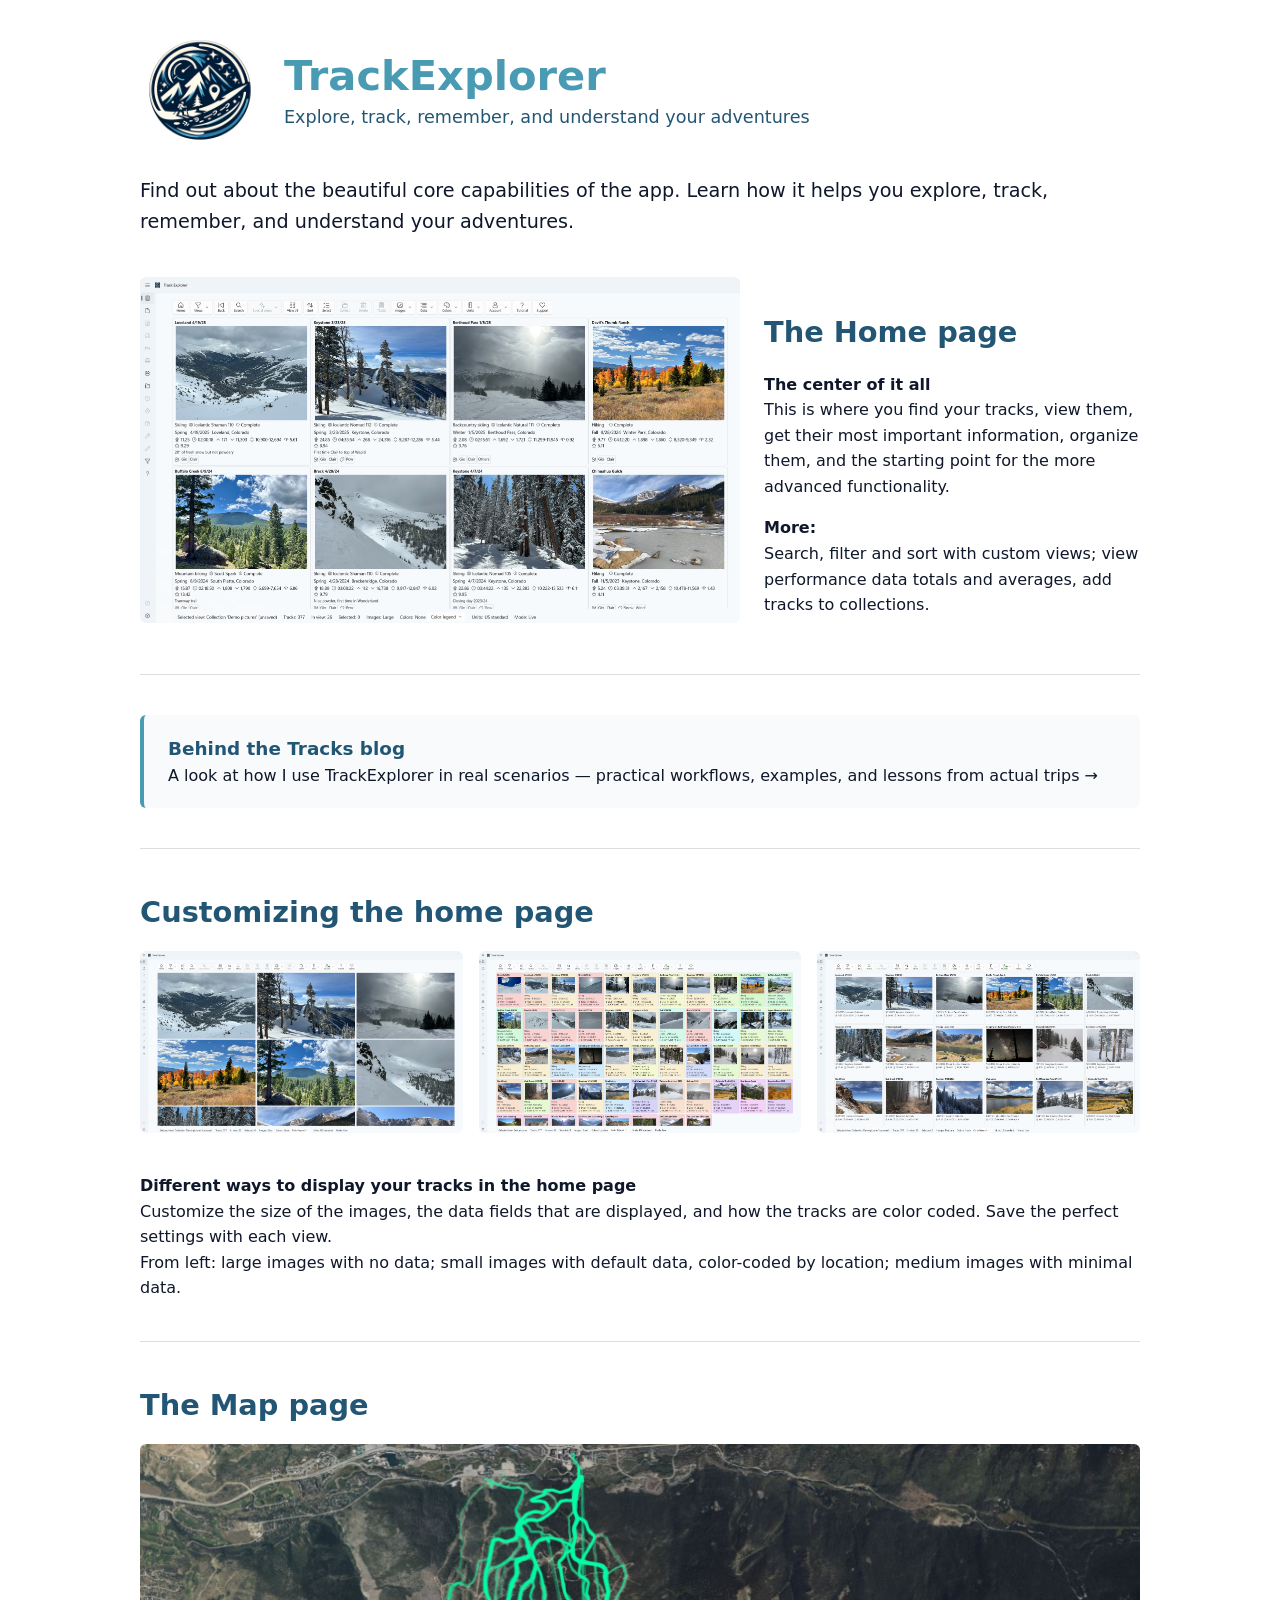
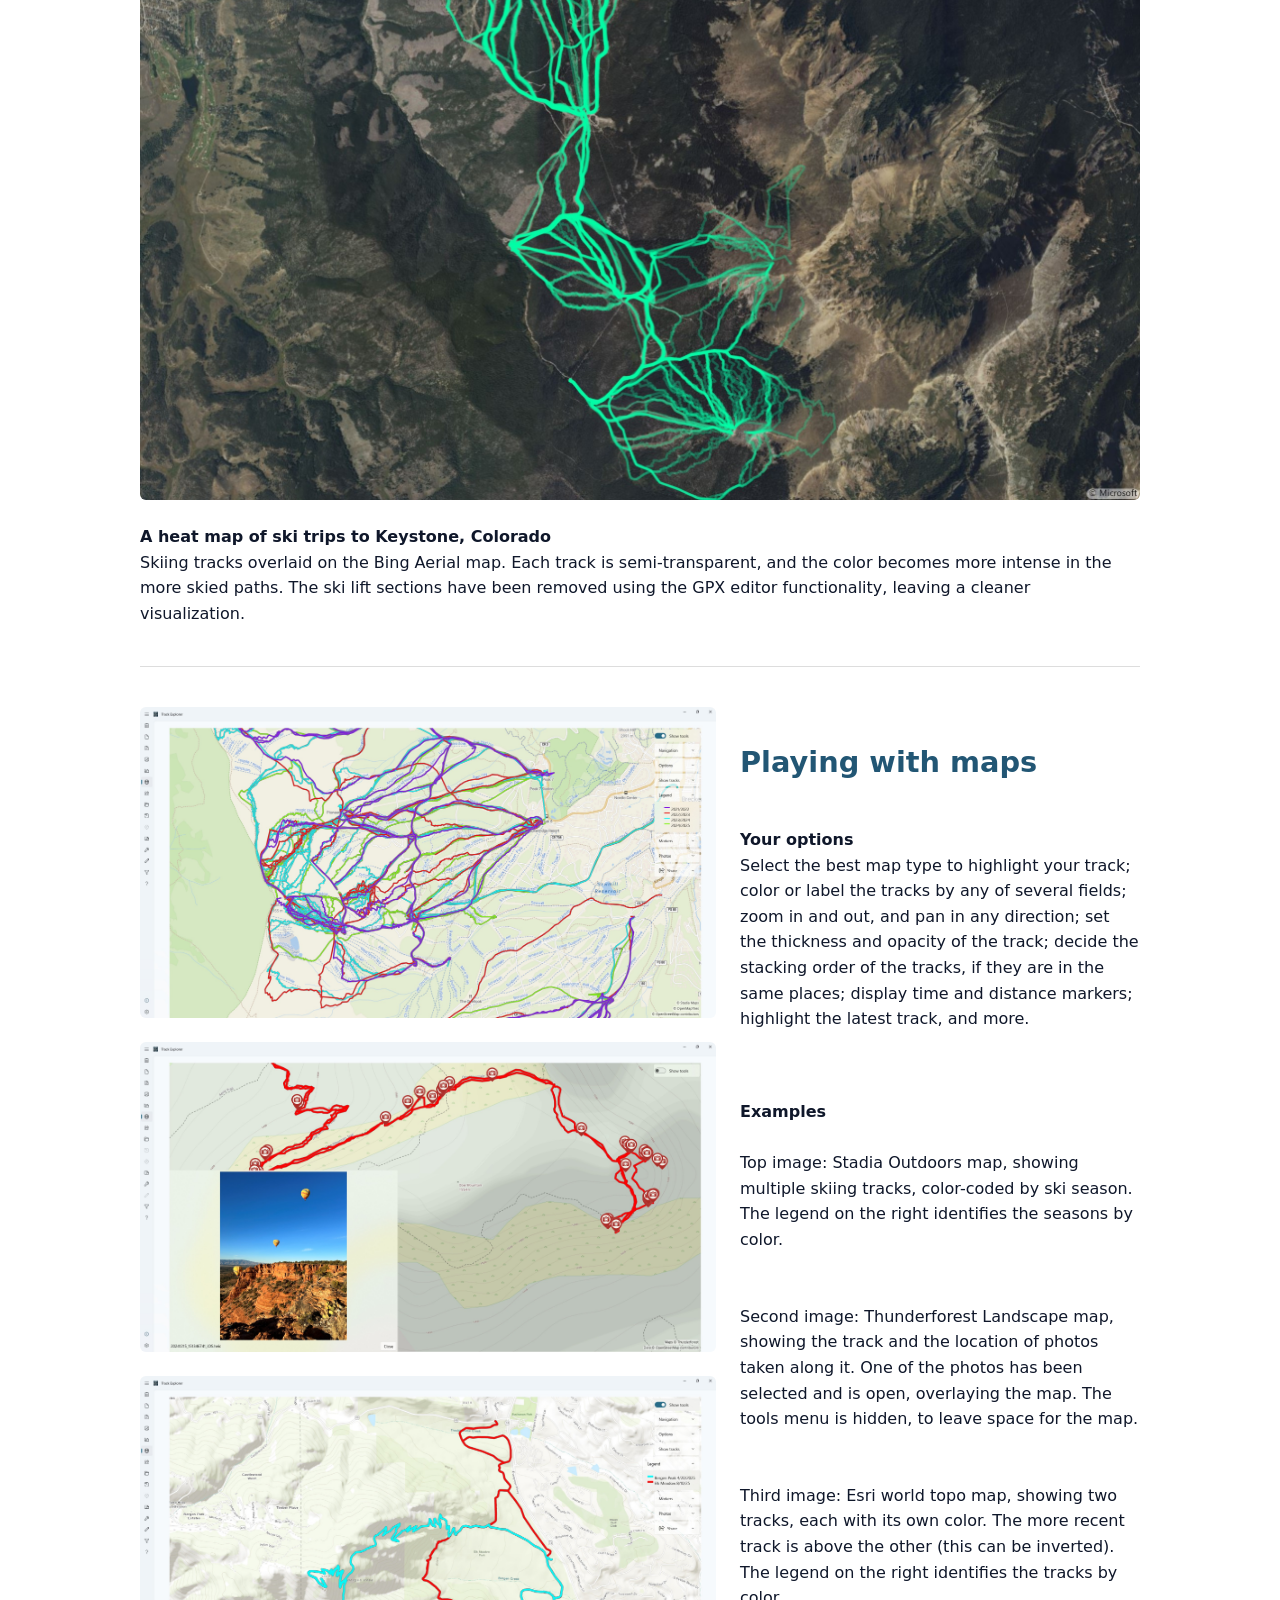
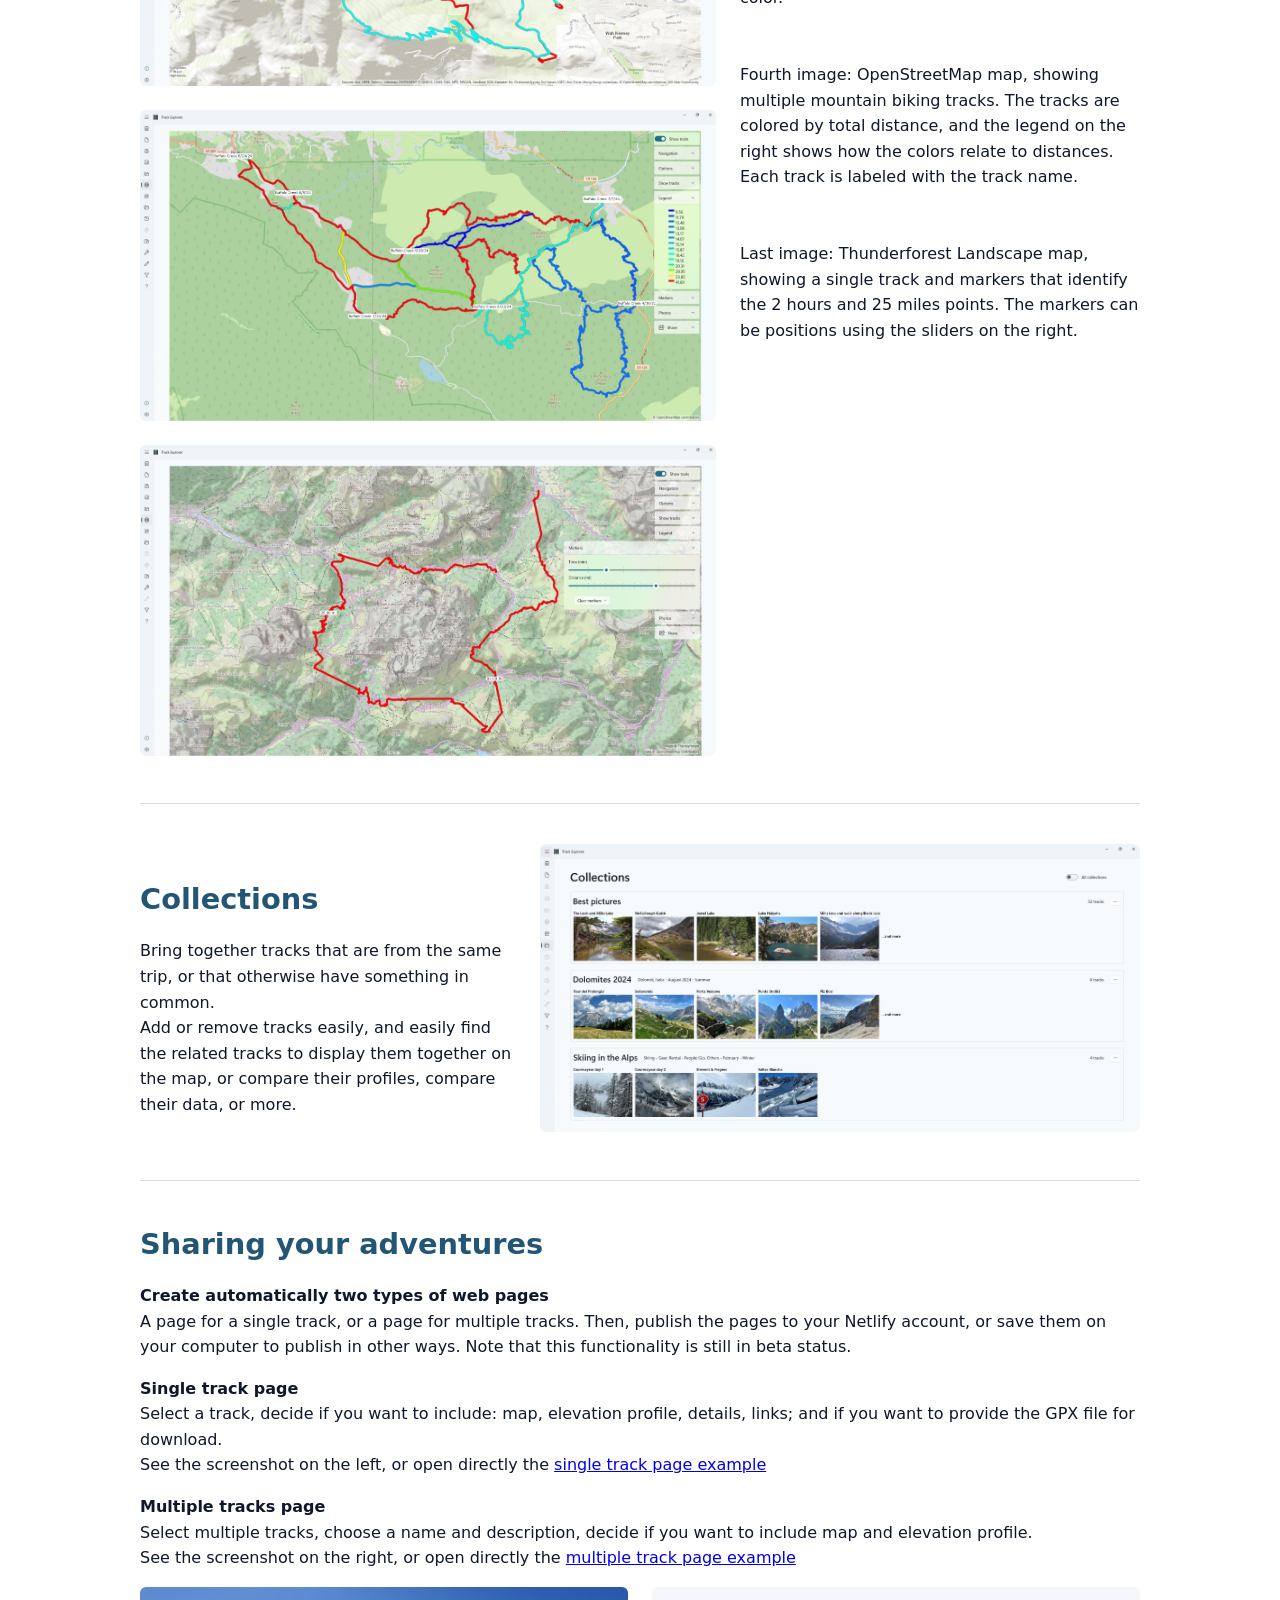
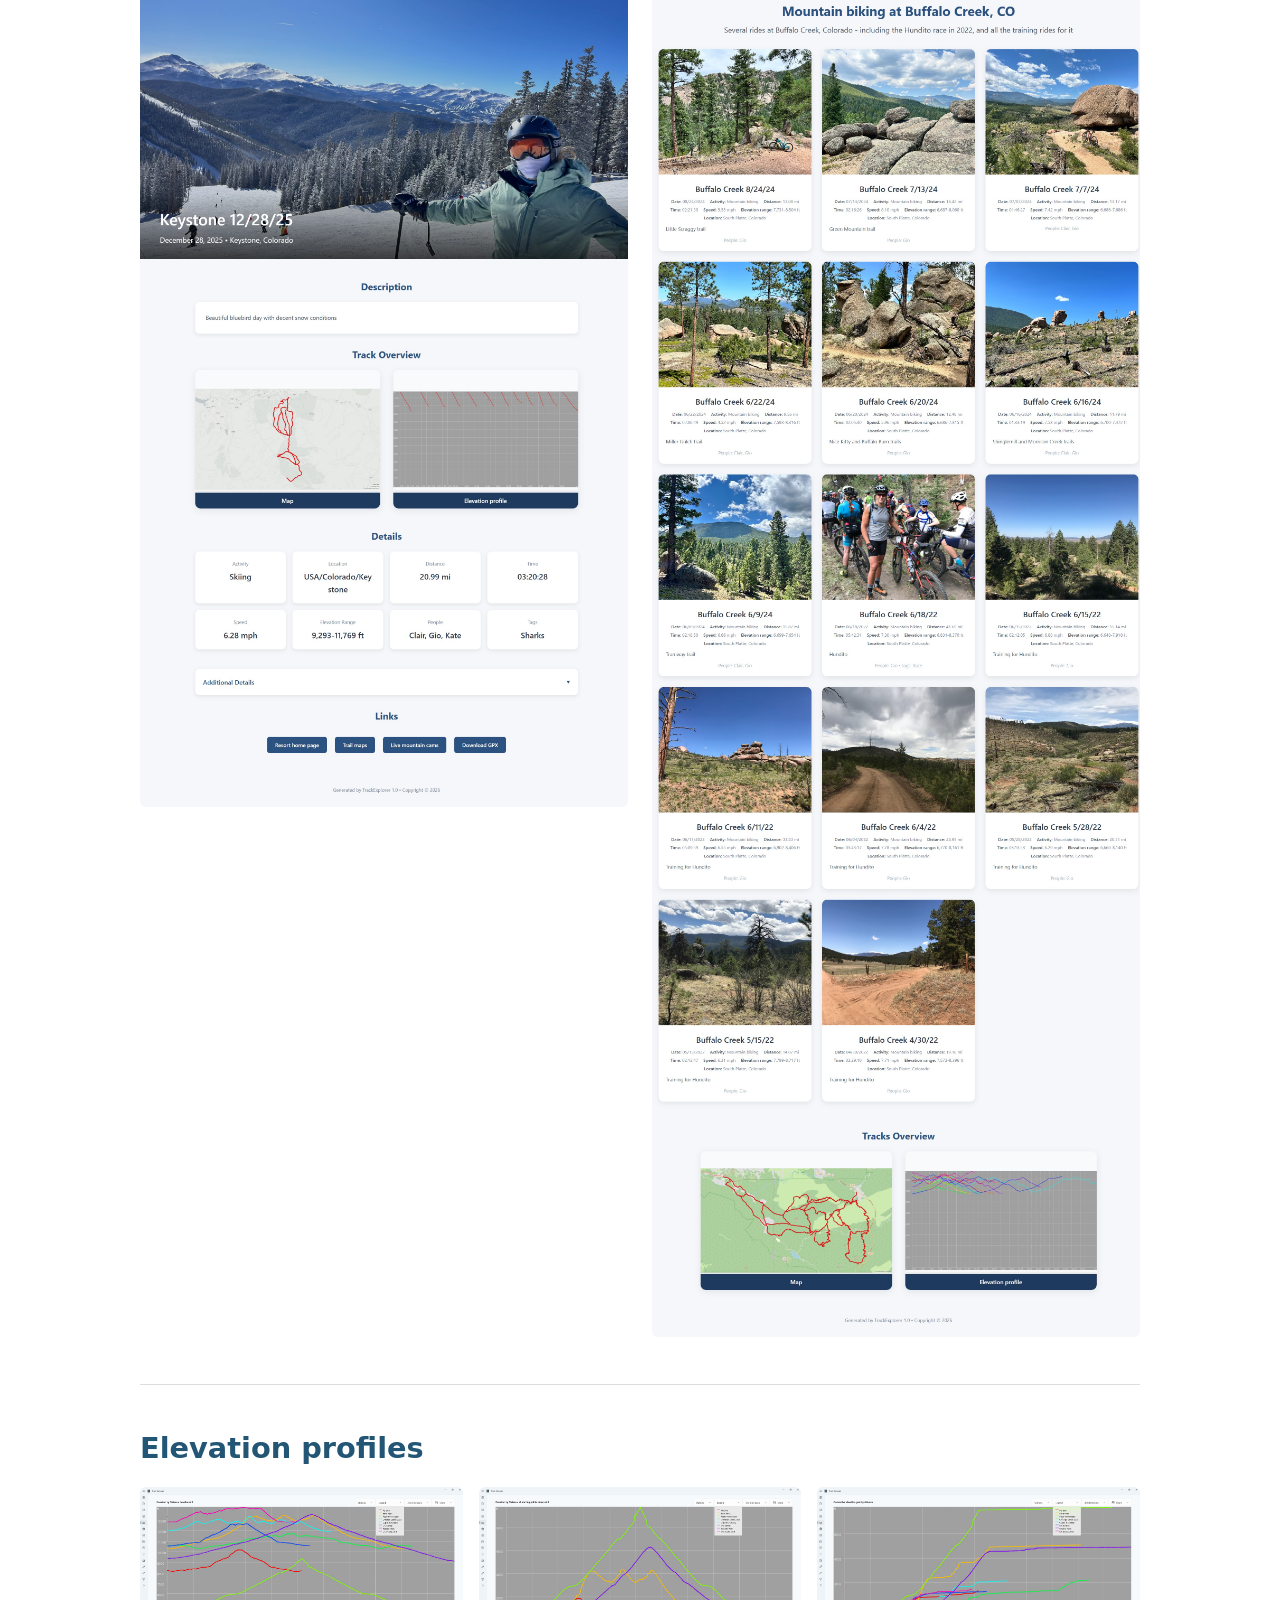
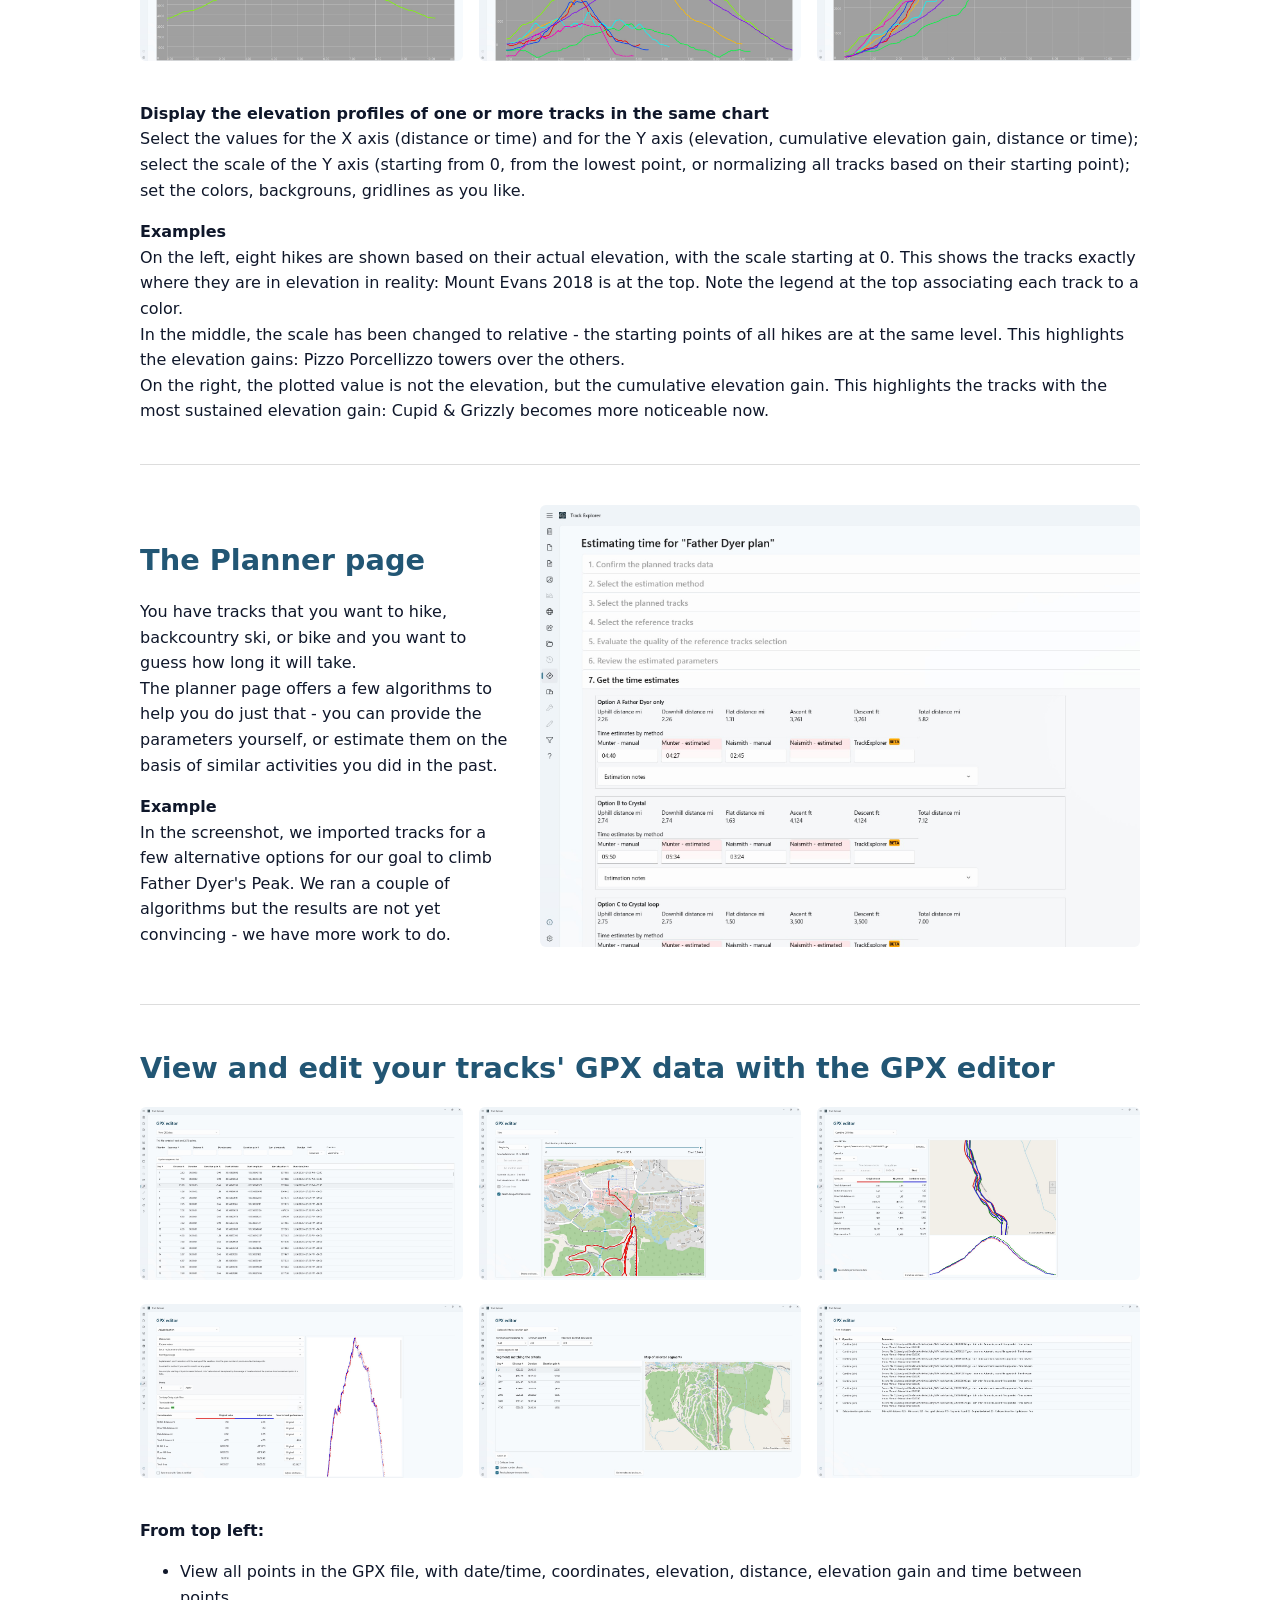
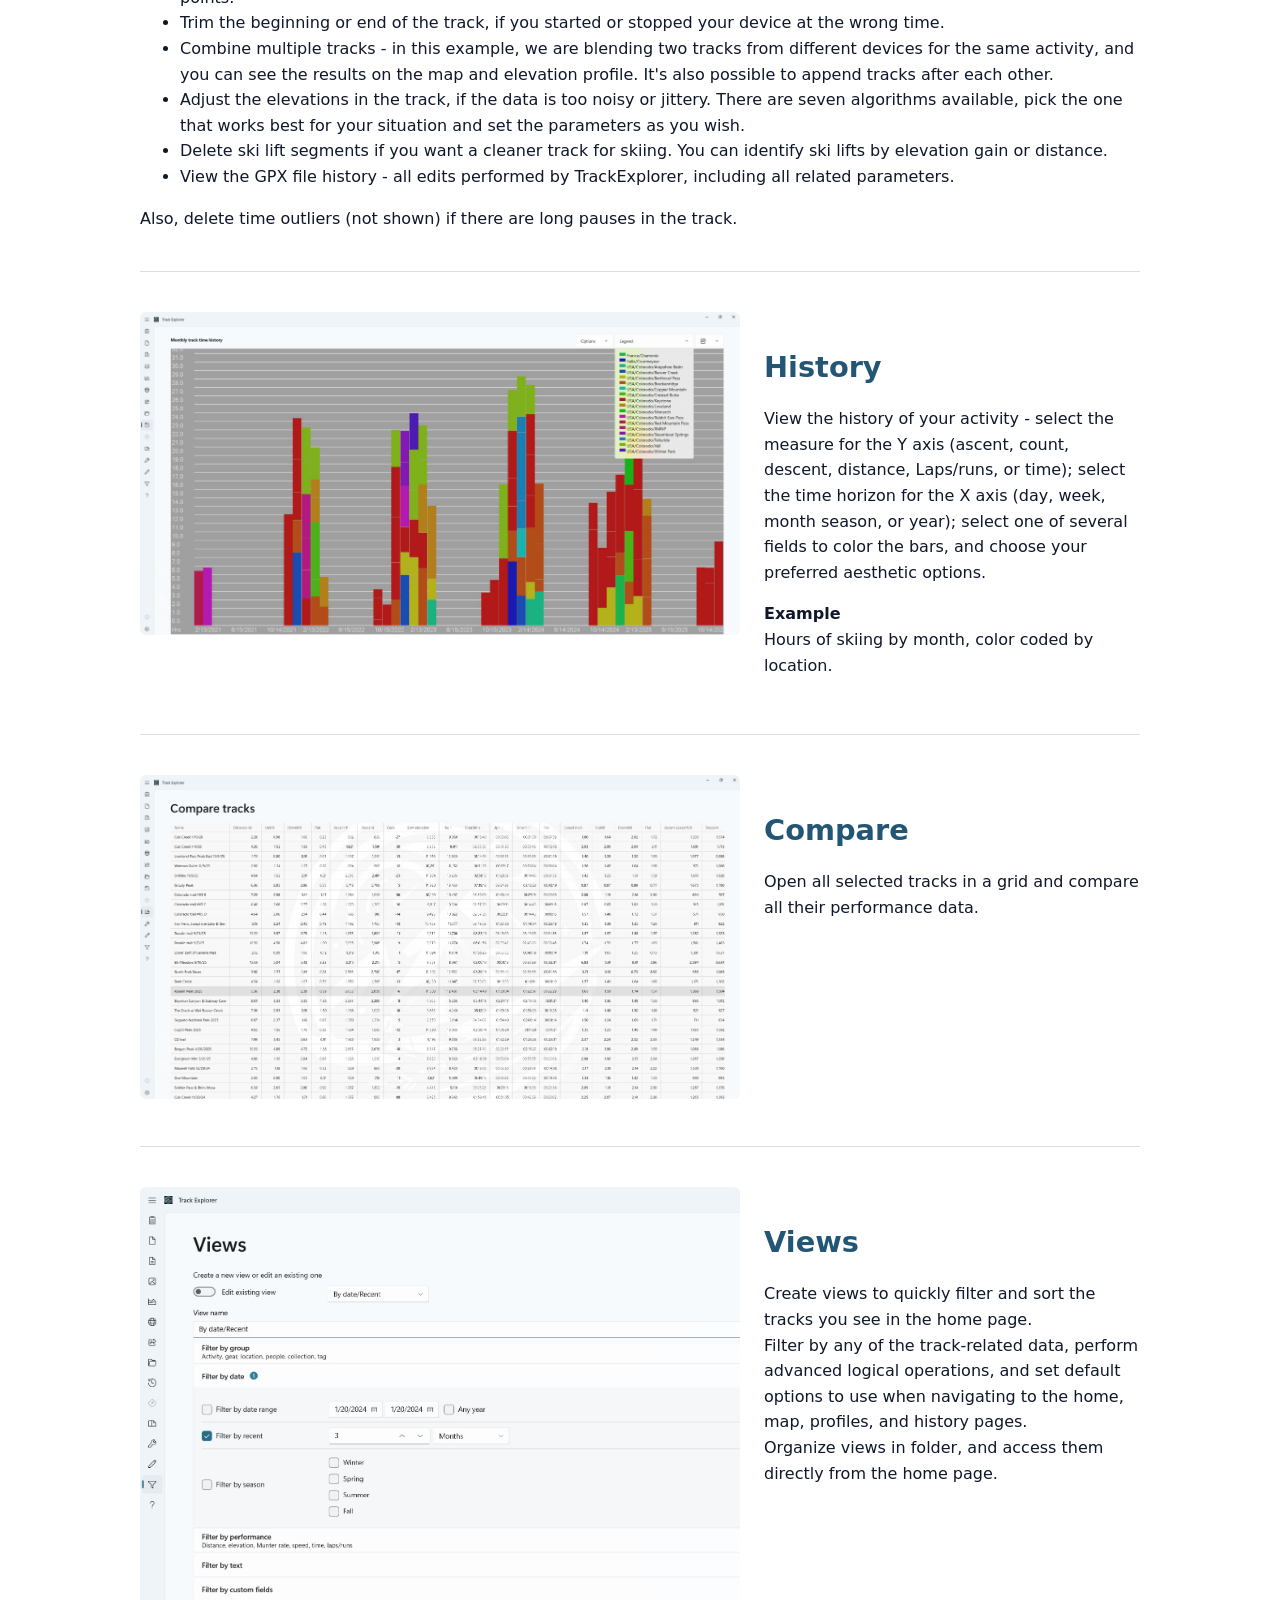
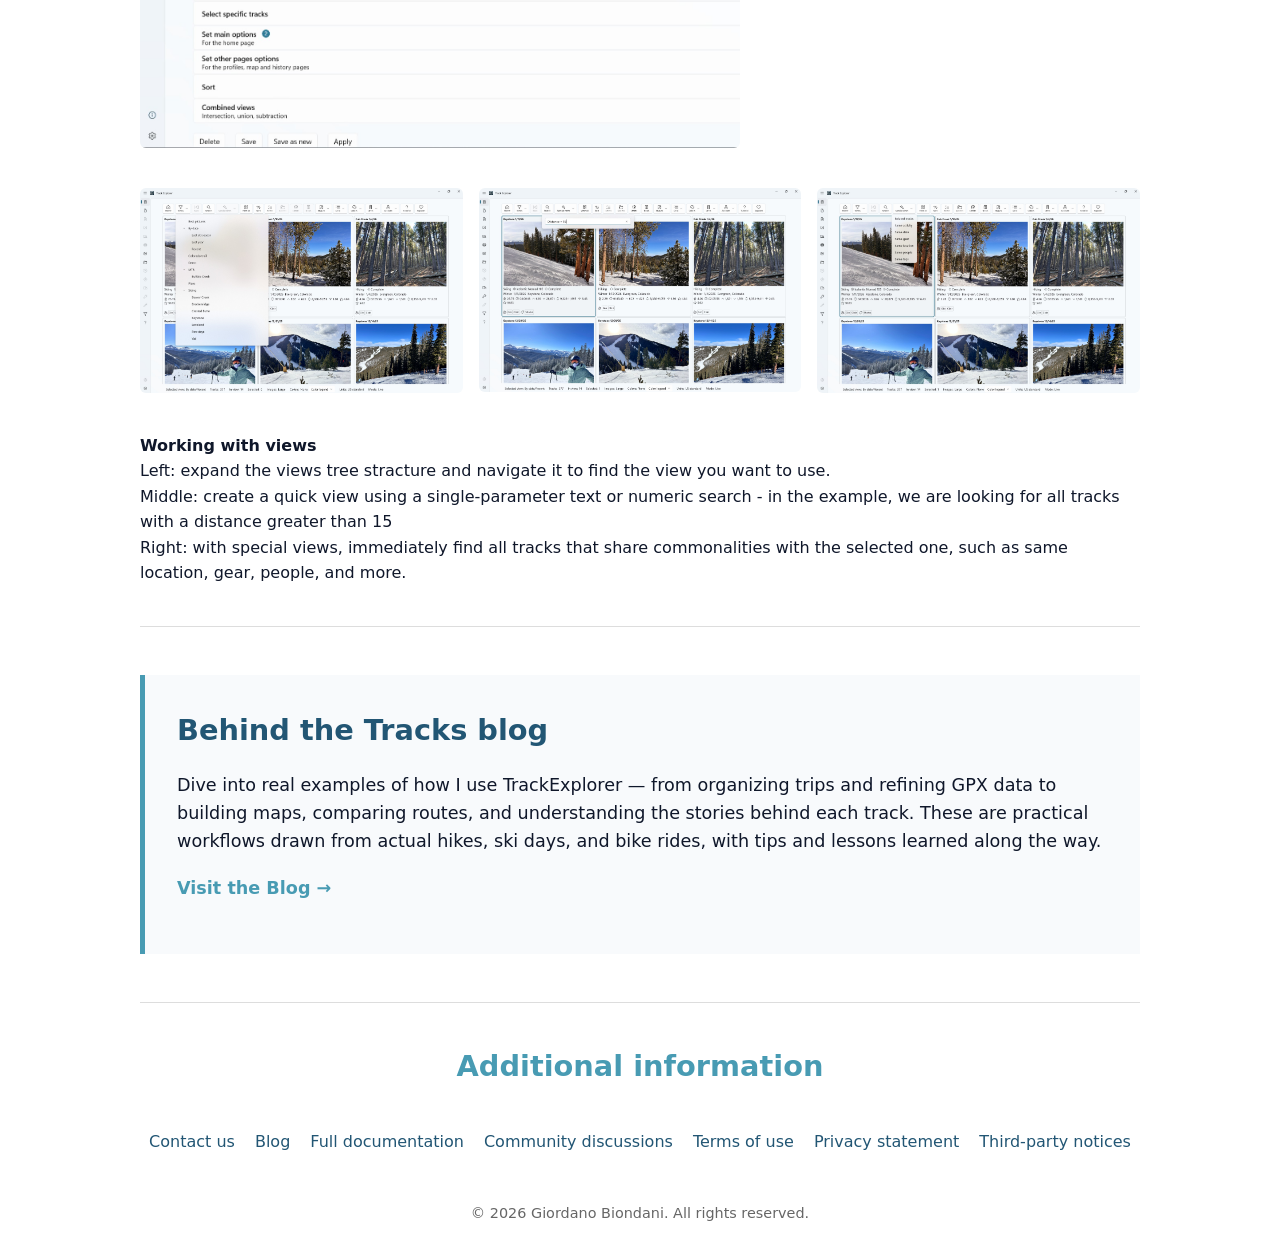
<file: index.html>
<!DOCTYPE html>
<html lang="en">
<head>
  <meta charset="UTF-8">
  <title>Welcome to TrackExplorer</title>
  <meta name="viewport" content="width=device-width, initial-scale=1">
  <link rel="icon" type="image/png" sizes="16x16" href="img/favicon-16x16.png">
  <link rel="icon" type="image/png" sizes="32x32" href="img/favicon-32x32.png">
  <link rel="icon" type="image/png" sizes="48x48" href="img/favicon-48x48.png">
  <link rel="apple-touch-icon" sizes="180x180" href="img/apple-touch-icon.png">
  <link rel="icon" href="img/favicon.ico">
  <link rel="manifest" href="img/site.webmanifest">

  <link rel="stylesheet" href="css/styles.css">

</head>

<body>

<div class="header-branding">
  <img src="img/Logo 01-220.png" 
       alt="TrackExplorer App Logo" 
       width="180" 
       height="180" 
       class="app-logo">
  
  <div class="title-group">
    <h1>TrackExplorer</h1>
    <p class="tagline">Explore, track, remember, and understand your adventures</p>
  </div>
</div>

<p class="intro">
  Find out about the beautiful core capabilities of the app. 
  Learn how it helps you explore, track, remember, and understand your adventures.
</p>

<!-- FEATURE 1 — Alternating Left -->
<section class="feature-block left">
  <a href="img/mainscreen.jpg">
    <img src="img/mainscreen.jpg">
  </a>
  <div class="feature-text">
    <h2>The Home page</h2>
    <p><strong>The center of it all</strong><br>This is where you find your tracks, view them, get their most important information, organize them, and the starting point for the more advanced functionality.</p>
    <p><strong> More:</strong><br>Search, filter and sort with custom views; view performance data totals and averages, add tracks to collections.</p>
  </div>
</section>

<hr>

<!-- Small Blog Teaser at Top -->
<div class="blog-teaser-small">
  <a href="blog/index.html" style="text-decoration: none; color: inherit;">
    <strong>Behind the Tracks blog</strong><br>
    <span>A look at how I use TrackExplorer in real scenarios — practical workflows, examples, and lessons from actual trips →</span>
  </a>
</div>


<hr>

<!-- FEATURE 7 — Gallery of 3 screenshots -->
<section>
  <h2>Customizing the home page</h2>
  <div class="gallery">
    <a href="img/only.jpg">
      <img src="img/only.jpg">
    </a>
    <a href="img/small.jpg">
      <img src="img/small.jpg">
    </a>
    <a href="img/medium.jpg">
      <img src="img/medium.jpg">
    </a>
  </div>
  <p><strong>Different ways to display your tracks in the home page</strong>
    <br>Customize the size of the images, the data fields that are displayed, and how the tracks are color coded. Save the perfect settings with each view.
    <br>From left: large images with no data; small images with default data, color-coded by location; medium images with minimal data.</p>
</section>

<hr>

<!-- FEATURE 4 — Single-column hero -->
<section>
  <h2>The Map page</h2>
  <a href="img/Heat map.jpg">
    <img src="img/Heat map.jpg">
  </a>
  <p><strong>A heat map of ski trips to Keystone, Colorado</strong><br>Skiing tracks overlaid on the Bing Aerial map. Each track is semi-transparent, and the color becomes more intense in the more skied paths. The ski lift sections have been removed using the GPX editor functionality, leaving a cleaner visualization.</p>
  <!--<p><strong>What it does:</strong><br>A short paragraph describing the feature’s value.</p>-->
</section>

<hr>

<!-- FEATURE 5 — Alternating Left with multiple screenshots -->
<section class="feature-block left">
  <div style="flex:1">
    <a href="img/breck.jpg">
      <img src="img/breck.jpg">
    </a>
    <a href="img/map-photo.jpg">
      <img src="img/map-photo.jpg" style="margin-top:1rem">
    </a>
    <a href="img/topo-elk.jpg">
      <img src="img/topo-elk.jpg" style="margin-top:1rem">
    </a>
    <a href="img/buffalo.jpg">
      <img src="img/buffalo.jpg" style="margin-top:1rem">
    </a>
    <a href="img/dolomiti.jpg">
      <img src="img/dolomiti.jpg" style="margin-top:1rem">
    </a>
  </div>

  <div class="feature-text">
    <h2>Playing with maps</h2>
    <p><br><strong>Your options</strong><br>Select the best map type to highlight your track; color or label the tracks by any of several fields; zoom in and out, and pan in any direction; set the thickness and opacity of the track; decide the stacking order of the tracks, if they are in the same places; display time and distance markers; highlight the latest track, and more.</p>
    <p><br><br><strong>Examples</strong><br><br>Top image: Stadia Outdoors map, showing multiple skiing tracks, color-coded by ski season. The legend on the right identifies the seasons by color.
    <br><br><br>Second image: Thunderforest Landscape map, showing the track and the location of photos taken along it. One of the photos has been selected and is open, overlaying the map. The tools menu is hidden, to leave space for the map.
    <br><br><br>Third image: Esri world topo map, showing two tracks, each with its own color. The more recent track is above the other (this can be inverted). The legend on the right identifies the tracks by color.
    <br><br><br>Fourth image: OpenStreetMap map, showing multiple mountain biking tracks. The tracks are colored by total distance, and the legend on the right shows how the colors relate to distances. Each track is labeled with the track name.
    <br><br><br>Last image: Thunderforest Landscape map, showing a single track and markers that identify the 2 hours and 25 miles points. The markers can be positions using the sliders on the right.</p>
  </div>
</section>

<hr>

<!-- FEATURE 2 — Alternating Right -->
<section class="feature-block right">
  <a href="img/collections.jpg">
    <img src="img/collections.jpg">
  </a>
  <div class="feature-text">
    <h2>Collections</h2>
    <p>Bring together tracks that are from the same trip, or that otherwise have something in common.
        <br>Add or remove tracks easily, and easily find the related tracks to display them together on the map, or compare their profiles, compare their data, or more.</p>
    <!--<p><strong>What it does:</strong><br>A short paragraph describing the workflow or improvement this feature provides.</p>-->
  </div>
</section>

<hr>

<!-- FEATURE 5 — Alternating Left with multiple screenshots -->
<section>
  <div class="feature-text">
    <h2>Sharing your adventures</h2>
    <p><strong>Create automatically two types of web pages</strong><br>A page for a single track, or a page for multiple tracks. Then, publish the pages to your Netlify account, or save them on your computer to publish in other ways. Note that this functionality is still in beta status.</p>
    <p><strong>Single track page</strong><br>Select a track, decide if you want to include: map, elevation profile, details, links; and if you want to provide the GPX file for download.
        <br>See the screenshot on the left, or open directly the <a href="samples/SinglePage.htm" target="_blank">single track page example</a>
    </p>
    <p><strong>Multiple tracks page</strong><br>Select multiple tracks, choose a name and description, decide if you want to include map and elevation profile.
    <br>See the screenshot on the right, or open directly the <a href="samples/MultiTrackPage.htm" target="_blank">multiple track page example</a></p>
  </div>  
</section>


<!-- FEATURE 3 — Two-column grid -->
<section class="grid-two">
  <div>
    <a href="img/singlepage-screenshot.jpg">
      <img src="img/singlepage-screenshot.jpg">
    </a>

  </div>

  <div>
    <a href="img/multipage-screenshot.jpg">
      <img src="img/multipage-screenshot.jpg">
    </a>

  </div>
</section>

<hr>

<section>
  <h2>Elevation profiles</h2>
  <div class="gallery">
    <a href="img/baseline-0.jpg">
      <img src="img/baseline-0.jpg">
    </a>
    <a href="img/baseline-relative.jpg">
      <img src="img/baseline-relative.jpg">
    </a>
    <a href="img/cumulative.jpg">
      <img src="img/cumulative.jpg">
    </a>
  </div>
  <p><strong>Display the elevation profiles of one or more tracks in the same chart</strong>
    <br>Select the values for the X axis (distance or time) and for the Y axis (elevation, cumulative elevation gain, distance or time); select the scale of the Y axis (starting from 0, from the lowest point, or normalizing all tracks based on their starting point); set the colors, backgrouns, gridlines as you like.</p>
    <p><strong>Examples</strong>
    <br>On the left, eight hikes are shown based on their actual elevation, with the scale starting at 0. This shows the tracks exactly where they are in elevation in reality: Mount Evans 2018 is at the top. Note the legend at the top associating each track to a color.
    <br>In the middle, the scale has been changed to relative - the starting points of all hikes are at the same level. This highlights the elevation gains: Pizzo Porcellizzo towers over the others.
    <br>On the right, the plotted value is not the elevation, but the cumulative elevation gain. This highlights the tracks with the most sustained elevation gain: Cupid &amp; Grizzly becomes more noticeable now.</p>
</section>

<hr>

<!-- FEATURE 6 — Alternating Right -->
<section class="feature-block right">
  <a href="img/planner.jpg">
    <img src="img/planner.jpg">
  </a>
  <div class="feature-text">
    <h2>The Planner page</h2>
    <p>You have tracks that you want to hike, backcountry ski, or bike and you want to guess how long it will take.
        <br>The planner page offers a few algorithms to help you do just that - you can provide the parameters yourself, or estimate them on the basis of similar activities you did in the past.</p>
    <p><strong>Example</strong><br>In the screenshot, we imported tracks for a few alternative options for our goal to climb Father Dyer's Peak. We ran a couple of algorithms but the results are not yet convincing - we have more work to do.</p>
  </div>
</section>

<hr>

<!-- FEATURE 7 — Gallery of 3 screenshots -->
<section>
  <h2>View and edit your tracks' GPX data with the GPX editor</h2>
  <div class="gallery">
    <a href="img/view-gpx.jpg">
      <img src="img/view-gpx.jpg">
    </a>
    <a href="img/trim.jpg">
      <img src="img/trim.jpg">
    </a>
    <a href="img/blend.jpg">
      <img src="img/blend.jpg">
    </a>
    <a href="img/adjust-elevation.jpg">
      <img src="img/adjust-elevation.jpg">
    </a>
    <a href="img/delete-ski.jpg">
      <img src="img/delete-ski.jpg">
    </a>
    <a href="img/file-history.jpg">
      <img src="img/file-history.jpg">
    </a>
  </div>
  <p><strong>From top left:</strong>
    <ul>
    <li>View all points in the GPX file, with date/time, coordinates, elevation, distance, elevation gain and time between points.</li>
    <li>Trim the beginning or end of the track, if you started or stopped your device at the wrong time.</li>
    <li>Combine multiple tracks - in this example, we are blending two tracks from different devices for the same activity, and you can see the results on the map and elevation profile. It's also possible to append tracks after each other.</li>
    <li>Adjust the elevations in the track, if the data is too noisy or jittery. There are seven algorithms available, pick the one that works best for your situation and set the parameters as you wish.</li>
    <li>Delete ski lift segments if you want a cleaner track for skiing. You can identify ski lifts by elevation gain or distance.</li>
    <li>View the GPX file history - all edits performed by TrackExplorer, including all related parameters.</li>
    </ul>
    Also, delete time outliers (not shown) if there are long pauses in the track.
</p>
</section>

<hr>

<!-- FEATURE 10 — Alternating Left -->
<section class="feature-block left">
  <a href="img/history2.jpg">
    <img src="img/history2.jpg">
  </a>
  <div class="feature-text">
    <h2>History</h2>
    <p>View the history of your activity - select the measure for the Y axis (ascent, count, descent, distance, Laps/runs, or time); select the time horizon for the X axis (day, week, month season, or year); select one of several fields to color the bars, and choose your preferred aesthetic options.</p>
    <p><strong>Example</strong><br>Hours of skiing by month, color coded by location.</p>
  </div>
</section>

<hr>

<!-- FEATURE 10 — Alternating Left -->
<section class="feature-block left">
  <a href="img/compare.jpg">
    <img src="img/compare.jpg">
  </a>
  <div class="feature-text">
    <h2>Compare</h2>
    <p>Open all selected tracks in a grid and compare all their performance data.</p>
  </div>
</section>

<hr>

<!-- FEATURE 10 — Alternating Left -->
<section class="feature-block left">
  <a href="img/views.jpg">
    <img src="img/views.jpg">
  </a>
  <div class="feature-text">
    <h2>Views</h2>
    <p>Create views to quickly filter and sort the tracks you see in the home page.
      <br>Filter by any of the track-related data, perform advanced logical operations, and set default options to use when navigating to the home, map, profiles, and history pages.
      <br>Organize views in folder, and access them directly from the home page.
    </p>
  </div>
</section>

<!-- FEATURE 7 — Gallery of 3 screenshots -->
<section>
  <!--<h2>Customizing the home page</h2>-->
  <div class="gallery">
    <a href="img/view-tree.jpg">
      <img src="img/view-tree.jpg">
    </a>
    <a href="img/view-quick.jpg">
      <img src="img/view-quick.jpg">
    </a>
    <a href="img/view-special.jpg">
      <img src="img/view-special.jpg">
    </a>
  </div>
  <p><strong>Working with views</strong>
    <br>Left: expand the views tree stracture and navigate it to find the view you want to use.
    <br>Middle: create a quick view using a single-parameter text or numeric search - in the example, we are looking for all tracks with a distance greater than 15
    <br>Right: with special views, immediately find all tracks that share commonalities with the selected one, such as same location, gear, people, and more.</p>
</section>

<hr>

<!-- Blog Link Section -->
<section class="blog-teaser">
  <h2>Behind the Tracks blog</h2>
  
  <p>
    Dive into real examples of how I use TrackExplorer — from organizing trips and refining GPX data to building maps, comparing routes, and understanding the stories behind each track. These are practical workflows drawn from actual hikes, ski days, and bike rides, with tips and lessons learned along the way.
  </p>
  
  <p>
    <a href="blog/index.html">Visit the Blog →</a>
  </p>
</section>

<hr>

<!--Links-->
<h2 class="section-title">Additional information</h2>
<div class="links-subtle">
    <a href="mailto:info@trackexplorer.com">Contact us</a>
    <a href="blog/index.html" target="_blank">Blog</a>
    <a href="Trackexplorer-Help.html" target="_blank">Full documentation</a>
    <a href="https://github.com/giobiondani/TrackExplorerInfo/discussions" target="_blank">Community discussions</a>
    <a href="Terms-of-Use.html" target="_blank">Terms of use</a>
    <a href="Privacy.html" target="_blank">Privacy statement</a>
    <a href="Third-Party-Notices.html" target="_blank">Third-party notices</a>
</div>

<footer>
        &copy; 2026 Giordano Biondani. All rights reserved.
</footer>

</body>
</html>
</file>
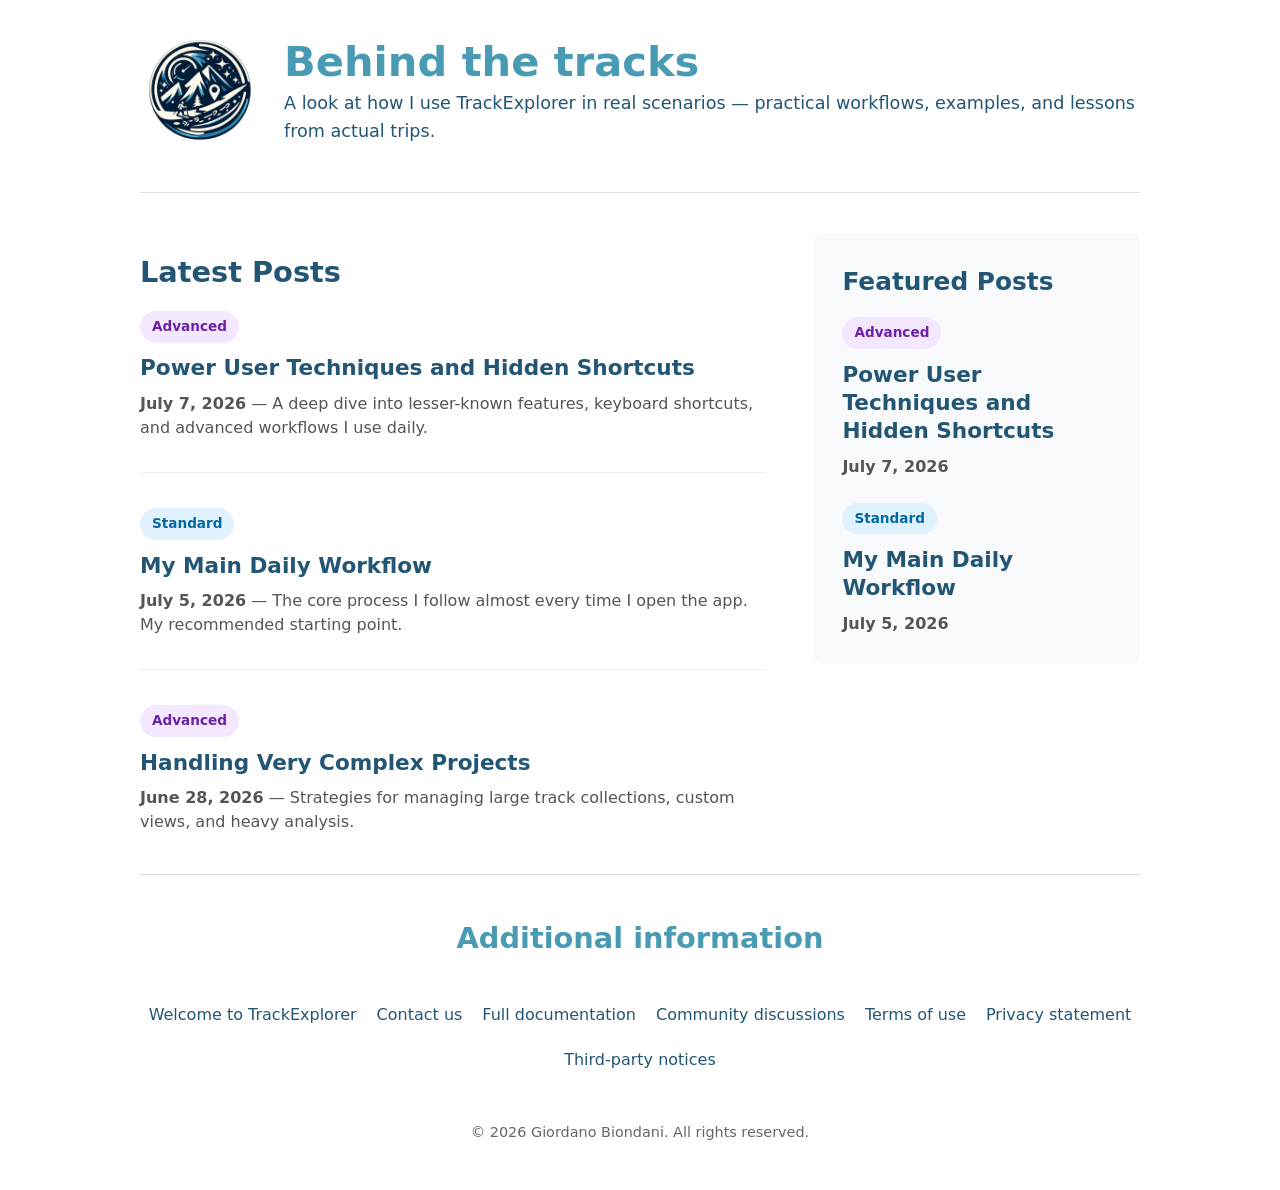
<file: blog/index.html>
<!DOCTYPE html>
<html lang="en">
<head>
  <meta charset="UTF-8">
  <meta name="viewport" content="width=device-width, initial-scale=1">
  <title>TrackExplorer Blog</title>
  
  <link rel="icon" href="../img/favicon.ico" type="image/x-icon">
  <link rel="stylesheet" href="../css/styles.css">
  
    
</head>

<body>

<div class="header-branding">
  <img src="../img/Logo 01-220.png" 
       alt="TrackExplorer App Logo" 
       class="app-logo">
  
  <div class="title-group">
    <h1>Behind the tracks</h1>
    <p class="tagline">A look at how I use TrackExplorer in real scenarios — practical workflows, examples, and lessons from actual trips.</p>
  </div>
</div>

<hr>

<div class="blog-container">
  
  <!-- LEFT COLUMN: Chronological Posts -->
  <div class="blog-main">
    <h2 style="margin-top: 1rem;">Latest Posts</h2>
    
    <div class="blog-post">
      <span class="blog-badge advanced">Advanced</span>
      <h3><a href="power-user-techniques.html">Power User Techniques and Hidden Shortcuts</a></h3>
      <p><strong>July 7, 2026</strong> — A deep dive into lesser-known features, keyboard shortcuts, and advanced workflows I use daily.</p>
    </div>

    <div class="blog-post">
      <span class="blog-badge standard">Standard</span>
      <h3><a href="my-daily-workflow.html">My Main Daily Workflow</a></h3>
      <p><strong>July 5, 2026</strong> — The core process I follow almost every time I open the app. My recommended starting point.</p>
    </div>

    <div class="blog-post">
      <span class="blog-badge advanced">Advanced</span>
      <h3><a href="complex-projects.html">Handling Very Complex Projects</a></h3>
      <p><strong>June 28, 2026</strong> — Strategies for managing large track collections, custom views, and heavy analysis.</p>
    </div>
  </div>

  <!-- RIGHT COLUMN: Featured Posts -->
  <div class="blog-sidebar">
    <h2 style="margin-top: 0; font-size: 1.55rem;">Featured Posts</h2>
    
    <div class="blog-post" style="border-bottom: none; padding-bottom: 0; margin-bottom: 1.5rem;">
      <span class="blog-badge advanced">Advanced</span>
      <h3><a href="power-user-techniques.html">Power User Techniques and Hidden Shortcuts</a></h3>
      <p><strong>July 7, 2026</strong></p>
    </div>

    <div class="blog-post" style="border-bottom: none; padding-bottom: 0; margin-bottom: 0;">
      <span class="blog-badge standard">Standard</span>
      <h3><a href="my-daily-workflow.html">My Main Daily Workflow</a></h3>
      <p><strong>July 5, 2026</strong></p>
    </div>
  </div>
</div>

<hr>

<!--Links-->
<h2 class="section-title">Additional information</h2>
<div class="links-subtle">
    <a href="../index.html">Welcome to TrackExplorer</a>  
    <a href="mailto:info@trackexplorer.com">Contact us</a>
    <a href="../Trackexplorer-Help.html" target="_blank">Full documentation</a>
    <a href="https://github.com/giobiondani/TrackExplorerInfo/discussions" target="_blank">Community discussions</a>
    <a href="../Terms-of-Use.html" target="_blank">Terms of use</a>
    <a href="../Privacy.html" target="_blank">Privacy statement</a>
    <a href="../Third-Party-Notices.html" target="_blank">Third-party notices</a>
</div>

<footer>
  <p>&copy; 2026 Giordano Biondani. All rights reserved.</p>
</footer>

</body>
</html>
</file>
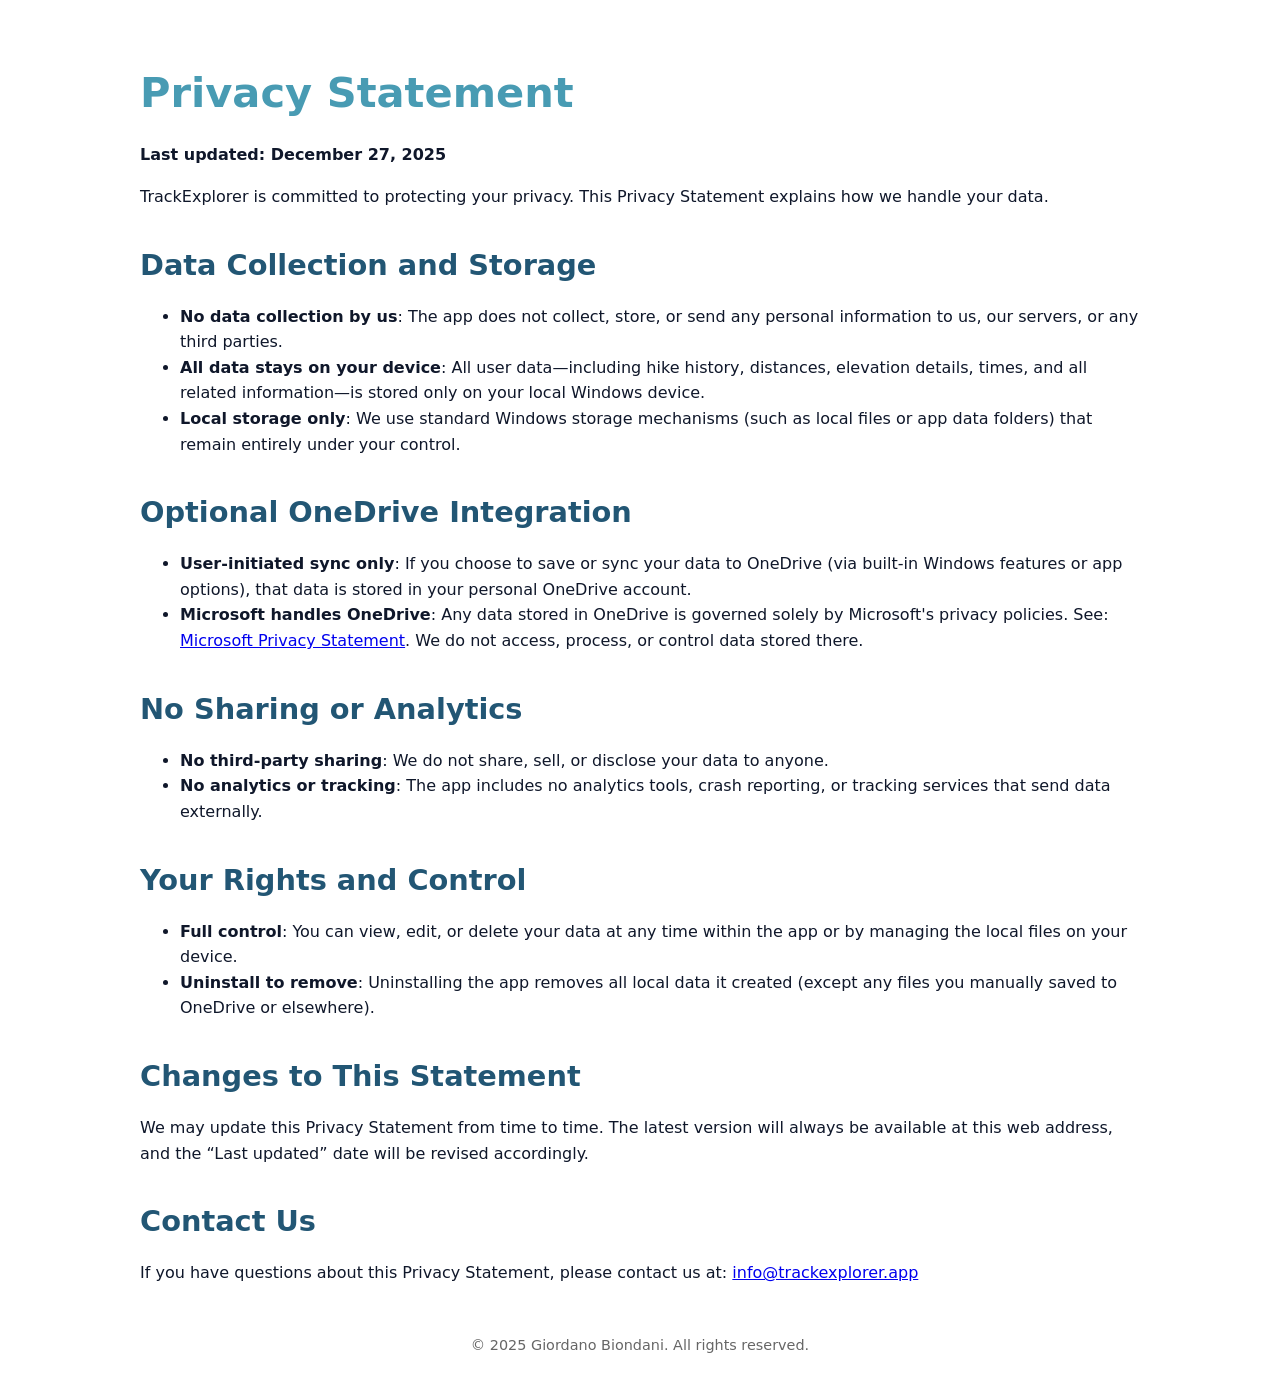
<file: Privacy.html>
<!DOCTYPE html>
<html lang="en">
<head>
  <meta charset="UTF-8">
  <meta name="viewport" content="width=device-width, initial-scale=1">
  <title>TrackExplorer privacy statement</title>
  
  <link rel="icon" type="image/png" sizes="16x16" href="img/favicon-16x16.png">
  <link rel="icon" type="image/png" sizes="32x32" href="img/favicon-32x32.png">
  <link rel="icon" type="image/png" sizes="48x48" href="img/favicon-48x48.png">
  <link rel="apple-touch-icon" sizes="180x180" href="img/apple-touch-icon.png">
  <link rel="icon" href="img/favicon.ico">
  <link rel="manifest" href="img/site.webmanifest">
  
  <link rel="stylesheet" href="css/styles.css">
</head>

<body>

    <h1>Privacy Statement</h1>

    <p><strong>Last updated: December 27, 2025</strong></p>

    <p>TrackExplorer is committed to protecting your privacy. This Privacy Statement explains how we handle your data.</p>

    <h2>Data Collection and Storage</h2>
    <ul>
        <li><strong>No data collection by us</strong>: The app does not collect, store, or send any personal information to us, our servers, or any third parties.</li>
        <li><strong>All data stays on your device</strong>: All user data—including hike history, distances, elevation details, times, and all related information—is stored only on your local Windows device.</li>
        <li><strong>Local storage only</strong>: We use standard Windows storage mechanisms (such as local files or app data folders) that remain entirely under your control.</li>
    </ul>

    <h2>Optional OneDrive Integration</h2>
    <ul>
        <li><strong>User-initiated sync only</strong>: If you choose to save or sync your data to OneDrive (via built-in Windows features or app options), that data is stored in your personal OneDrive account.</li>
        <li><strong>Microsoft handles OneDrive</strong>: Any data stored in OneDrive is governed solely by Microsoft's privacy policies. See: <a href="https://privacy.microsoft.com/en-us/privacystatement" target="_blank">Microsoft Privacy Statement</a>. We do not access, process, or control data stored there.</li>
    </ul>

    <h2>No Sharing or Analytics</h2>
    <ul>
        <li><strong>No third-party sharing</strong>: We do not share, sell, or disclose your data to anyone.</li>
        <li><strong>No analytics or tracking</strong>: The app includes no analytics tools, crash reporting, or tracking services that send data externally.</li>
    </ul>

    <h2>Your Rights and Control</h2>
    <ul>
        <li><strong>Full control</strong>: You can view, edit, or delete your data at any time within the app or by managing the local files on your device.</li>
        <li><strong>Uninstall to remove</strong>: Uninstalling the app removes all local data it created (except any files you manually saved to OneDrive or elsewhere).</li>
    </ul>

    <h2>Changes to This Statement</h2>
    <p>We may update this Privacy Statement from time to time. The latest version will always be available at this web address, and the “Last updated” date will be revised accordingly.</p>

    <h2>Contact Us</h2>
    <p>If you have questions about this Privacy Statement, please contact us at: <a href="mailto:info@trackexplorer.app">info@trackexplorer.app</a></p>

    <footer>
        &copy; 2025 Giordano Biondani. All rights reserved.
    </footer>

</body>
</html>
</file>
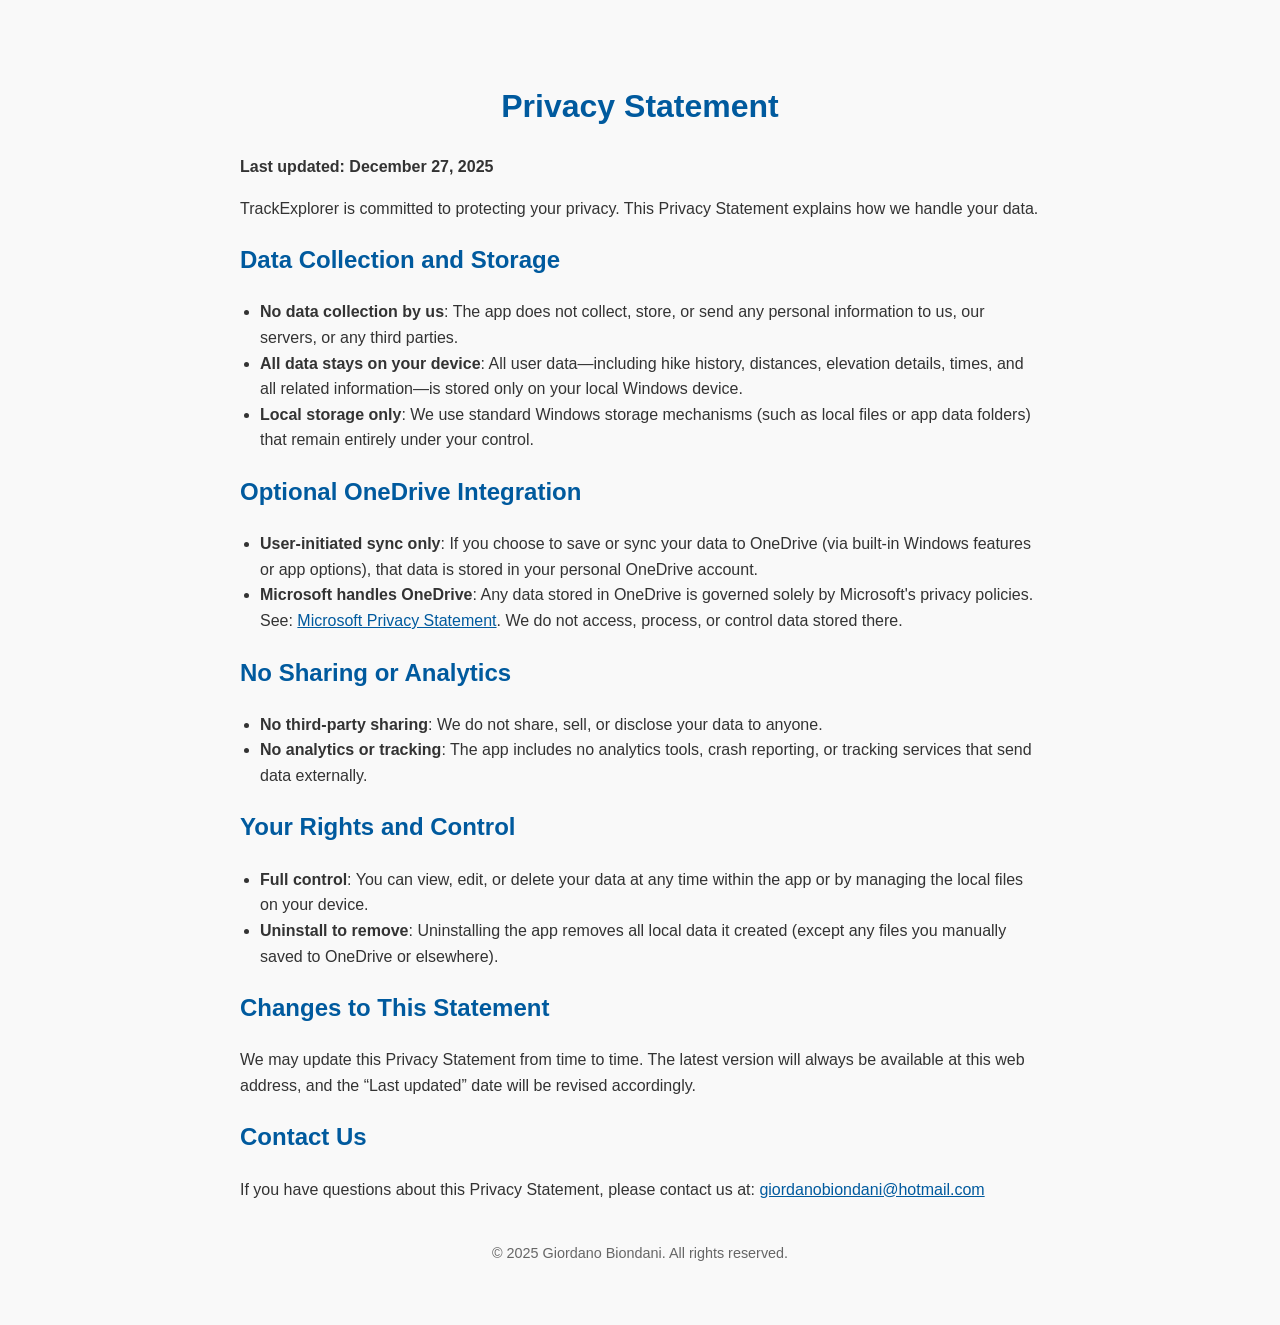
<file: privacy.html>
<!DOCTYPE html>
<html lang="en">
<head>
    <meta charset="UTF-8">
    <meta name="viewport" content="width=device-width, initial-scale=1.0">
    <title>Privacy Statement - [Your App Name]</title>
    <style>
        body {
            font-family: Segoe UI, Arial, sans-serif;
            line-height: 1.6;
            color: #333;
            max-width: 800px;
            margin: 40px auto;
            padding: 20px;
            background-color: #f9f9f9;
        }
        h1, h2 {
            color: #005a9e;
        }
        h1 {
            text-align: center;
        }
        p {
            margin-bottom: 1em;
        }
        ul {
            margin-bottom: 1em;
            padding-left: 20px;
        }
        a {
            color: #005a9e;
        }
        .footer {
            margin-top: 40px;
            font-size: 0.9em;
            text-align: center;
            color: #666;
        }
    </style>
</head>
<body>

    <h1>Privacy Statement</h1>

    <p><strong>Last updated: December 27, 2025</strong></p>

    <p>TrackExplorer is committed to protecting your privacy. This Privacy Statement explains how we handle your data.</p>

    <h2>Data Collection and Storage</h2>
    <ul>
        <li><strong>No data collection by us</strong>: The app does not collect, store, or send any personal information to us, our servers, or any third parties.</li>
        <li><strong>All data stays on your device</strong>: All user data—including hike history, distances, elevation details, times, and all related information—is stored only on your local Windows device.</li>
        <li><strong>Local storage only</strong>: We use standard Windows storage mechanisms (such as local files or app data folders) that remain entirely under your control.</li>
    </ul>

    <h2>Optional OneDrive Integration</h2>
    <ul>
        <li><strong>User-initiated sync only</strong>: If you choose to save or sync your data to OneDrive (via built-in Windows features or app options), that data is stored in your personal OneDrive account.</li>
        <li><strong>Microsoft handles OneDrive</strong>: Any data stored in OneDrive is governed solely by Microsoft's privacy policies. See: <a href="https://privacy.microsoft.com/en-us/privacystatement" target="_blank">Microsoft Privacy Statement</a>. We do not access, process, or control data stored there.</li>
    </ul>

    <h2>No Sharing or Analytics</h2>
    <ul>
        <li><strong>No third-party sharing</strong>: We do not share, sell, or disclose your data to anyone.</li>
        <li><strong>No analytics or tracking</strong>: The app includes no analytics tools, crash reporting, or tracking services that send data externally.</li>
    </ul>

    <h2>Your Rights and Control</h2>
    <ul>
        <li><strong>Full control</strong>: You can view, edit, or delete your data at any time within the app or by managing the local files on your device.</li>
        <li><strong>Uninstall to remove</strong>: Uninstalling the app removes all local data it created (except any files you manually saved to OneDrive or elsewhere).</li>
    </ul>

    <h2>Changes to This Statement</h2>
    <p>We may update this Privacy Statement from time to time. The latest version will always be available at this web address, and the “Last updated” date will be revised accordingly.</p>

    <h2>Contact Us</h2>
    <p>If you have questions about this Privacy Statement, please contact us at: <a href="mailto:giordanobiondani@hotmail.com">giordanobiondani@hotmail.com</a></p>

    <div class="footer">
        &copy; 2025 Giordano Biondani. All rights reserved.
    </div>

</body>
</html>
</file>
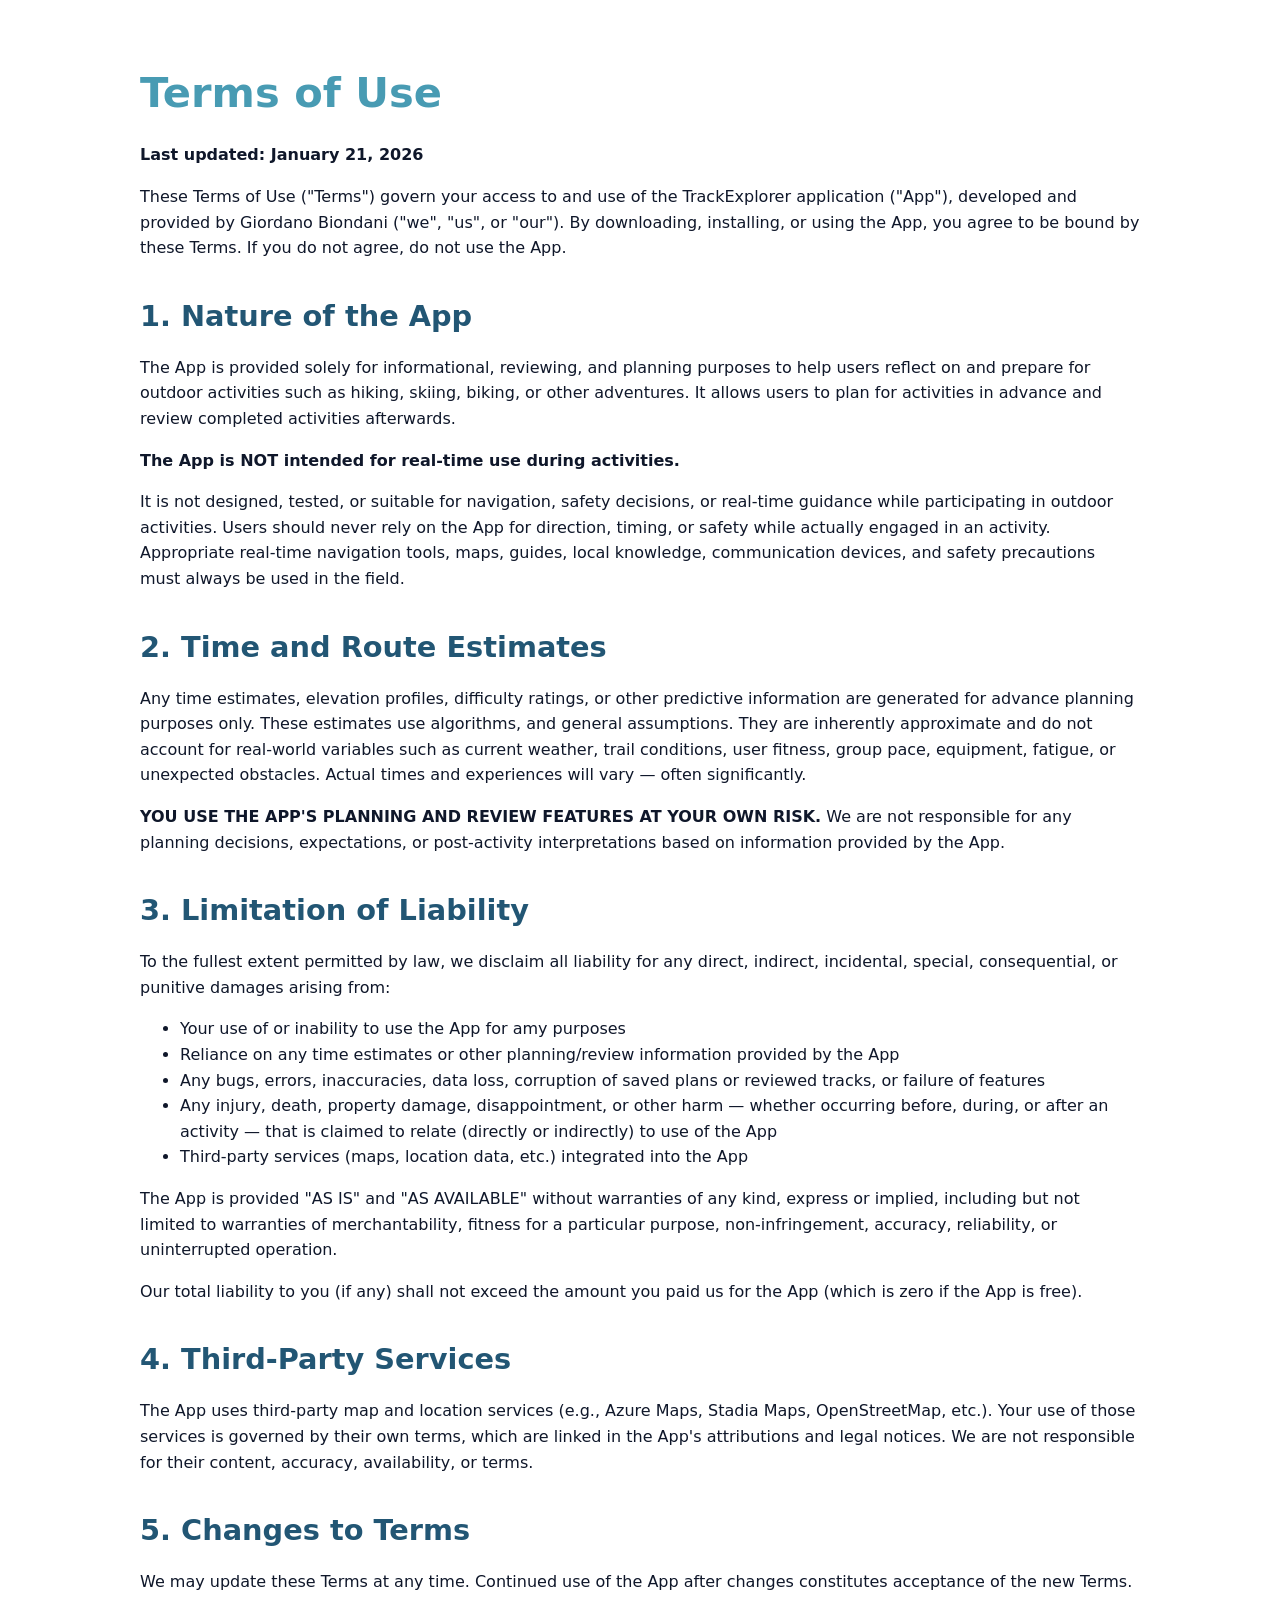
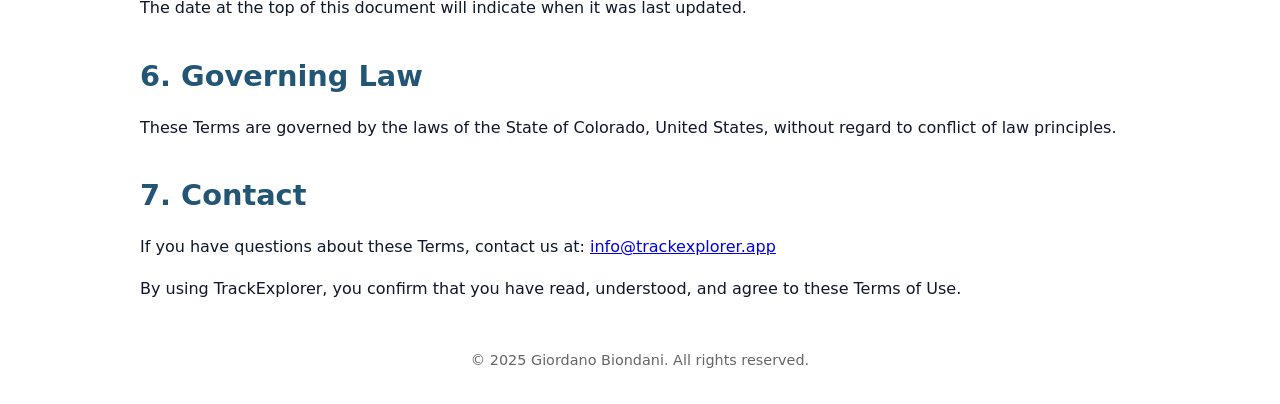
<file: Terms-of-Use.html>
<!DOCTYPE html>
<html lang="en">
<head>
  <meta charset="UTF-8">
  <meta name="viewport" content="width=device-width, initial-scale=1">
  <title>TrackExplorer terms of use</title>
  
  <link rel="icon" type="image/png" sizes="16x16" href="img/favicon-16x16.png">
  <link rel="icon" type="image/png" sizes="32x32" href="img/favicon-32x32.png">
  <link rel="icon" type="image/png" sizes="48x48" href="img/favicon-48x48.png">
  <link rel="apple-touch-icon" sizes="180x180" href="img/apple-touch-icon.png">
  <link rel="icon" href="img/favicon.ico">
  <link rel="manifest" href="img/site.webmanifest">
  
  <link rel="stylesheet" href="css/styles.css">
</head>
<body>

<h1>Terms of Use</h1>

<p><strong>Last updated: January 21, 2026</strong></p>

<p>These Terms of Use ("Terms") govern your access to and use of the TrackExplorer application ("App"), developed and provided by Giordano Biondani ("we", "us", or "our"). By downloading, installing, or using the App, you agree to be bound by these Terms. If you do not agree, do not use the App.</p>

<h2>1. Nature of the App</h2>

<p>The App is provided solely for informational, reviewing, and planning purposes to help users reflect on and prepare for outdoor activities such as hiking, skiing, biking, or other adventures. It allows users to plan for activities in advance and review completed activities afterwards.</p>

<p><strong>The App is NOT intended for real-time use during activities.</strong></p>

<p>It is not designed, tested, or suitable for navigation, safety decisions, or real-time guidance while participating in outdoor activities. Users should never rely on the App for direction, timing, or safety while actually engaged in an activity. Appropriate real-time navigation tools, maps, guides, local knowledge, communication devices, and safety precautions must always be used in the field.</p>

<h2>2. Time and Route Estimates</h2>

<p>Any time estimates, elevation profiles, difficulty ratings, or other predictive information are generated for advance planning purposes only. These estimates use algorithms, and general assumptions. They are inherently approximate and do not account for real-world variables such as current weather, trail conditions, user fitness, group pace, equipment, fatigue, or unexpected obstacles. Actual times and experiences will vary — often significantly.</p>

<p><strong>YOU USE THE APP'S PLANNING AND REVIEW FEATURES AT YOUR OWN RISK.</strong> We are not responsible for any planning decisions, expectations, or post-activity interpretations based on information provided by the App.</p>

<h2>3. Limitation of Liability</h2>

<p>To the fullest extent permitted by law, we disclaim all liability for any direct, indirect, incidental, special, consequential, or punitive damages arising from:</p>
<ul>
  <li>Your use of or inability to use the App for amy purposes</li>
  <li>Reliance on any time estimates or other planning/review information provided by the App</li>
  <li>Any bugs, errors, inaccuracies, data loss, corruption of saved plans or reviewed tracks, or failure of features</li>
  <li>Any injury, death, property damage, disappointment, or other harm — whether occurring before, during, or after an activity — that is claimed to relate (directly or indirectly) to use of the App</li>
  <li>Third-party services (maps, location data, etc.) integrated into the App</li>
</ul>

<p>The App is provided "AS IS" and "AS AVAILABLE" without warranties of any kind, express or implied, including but not limited to warranties of merchantability, fitness for a particular purpose, non-infringement, accuracy, reliability, or uninterrupted operation.</p>

<p>Our total liability to you (if any) shall not exceed the amount you paid us for the App (which is zero if the App is free).</p>

<h2>4. Third-Party Services</h2>

<p>The App uses third-party map and location services (e.g., Azure Maps, Stadia Maps, OpenStreetMap, etc.). Your use of those services is governed by their own terms, which are linked in the App's attributions and legal notices. We are not responsible for their content, accuracy, availability, or terms.</p>

<h2>5. Changes to Terms</h2>

<p>We may update these Terms at any time. Continued use of the App after changes constitutes acceptance of the new Terms. The date at the top of this document will indicate when it was last updated.</p>

<h2>6. Governing Law</h2>

<p>These Terms are governed by the laws of the State of Colorado, United States, without regard to conflict of law principles.</p>

<h2>7. Contact</h2>

<p>If you have questions about these Terms, contact us at: <a href="mailto:info@trackexplorer.app">info@trackexplorer.app</a></p>

<p>By using TrackExplorer, you confirm that you have read, understood, and agree to these Terms of Use.</p>

<footer>
        &copy; 2025 Giordano Biondani. All rights reserved.
</footer>

</body>
</html>
</file>
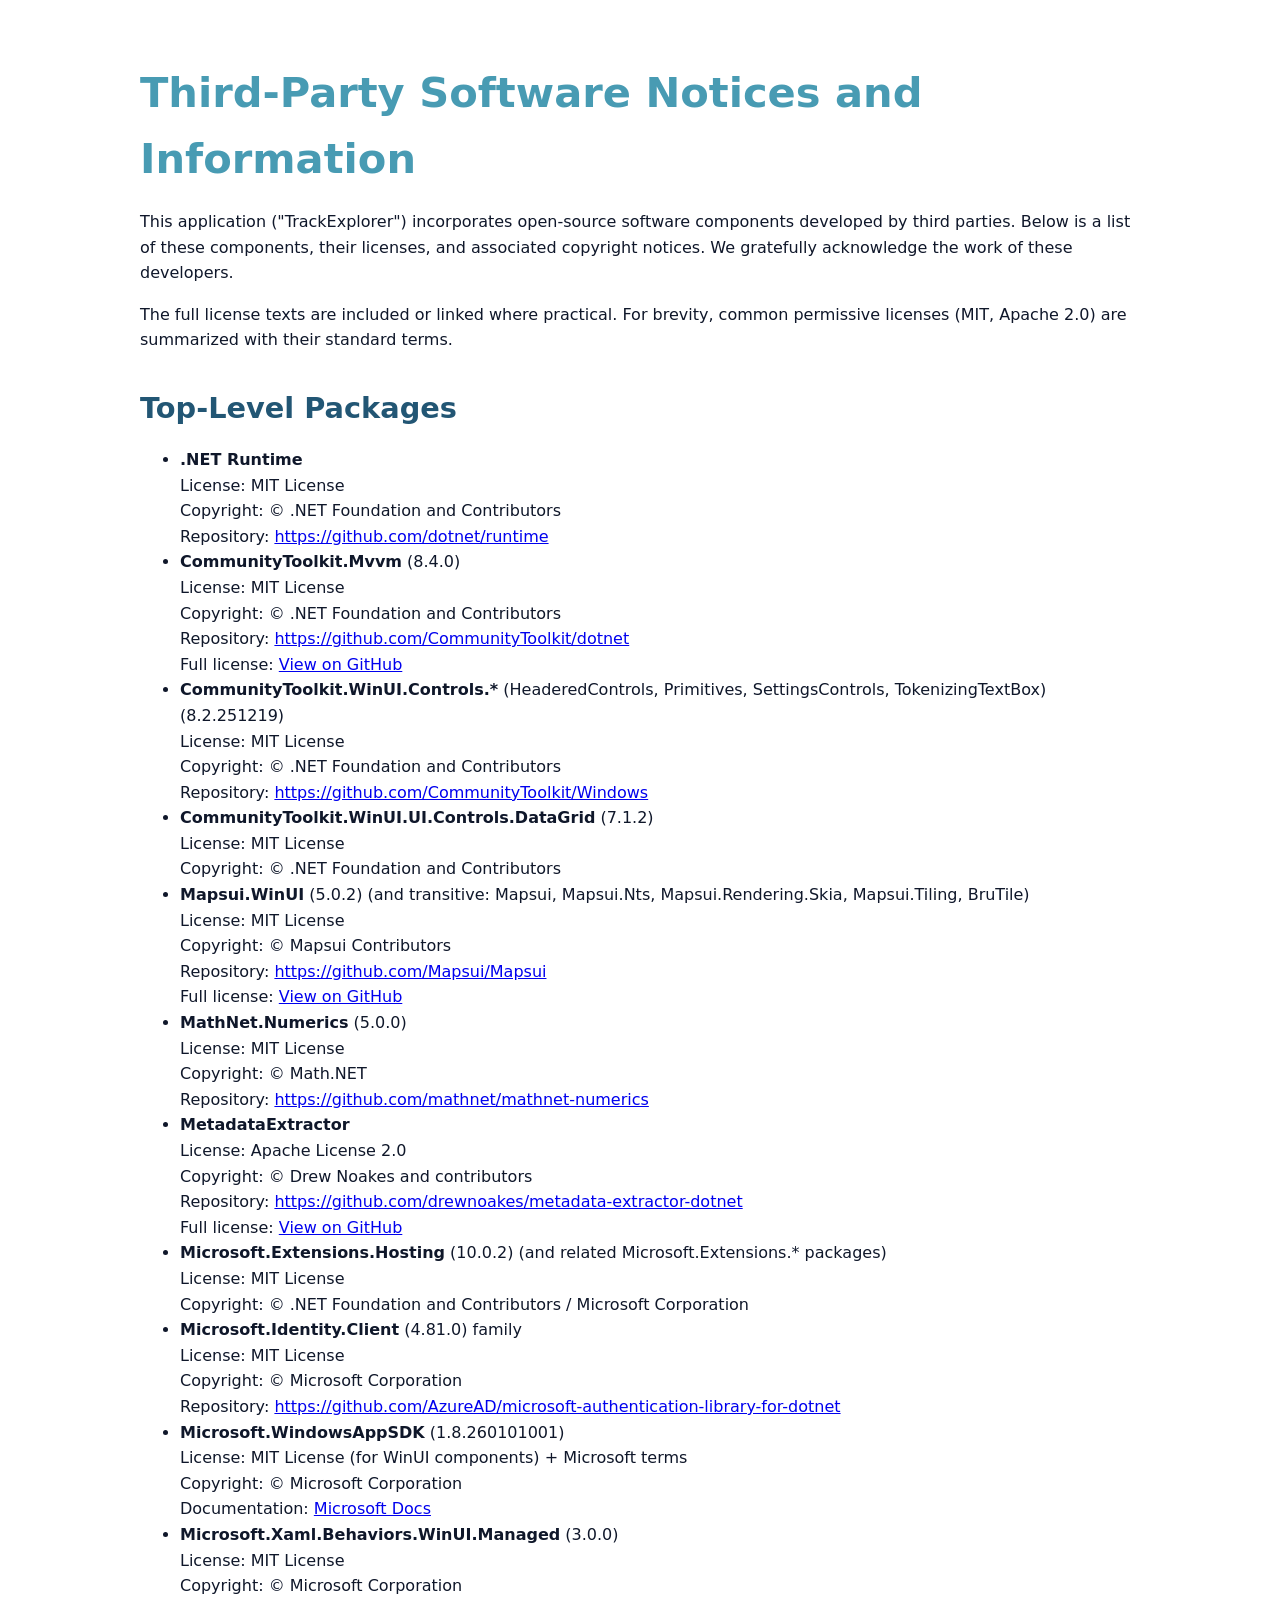
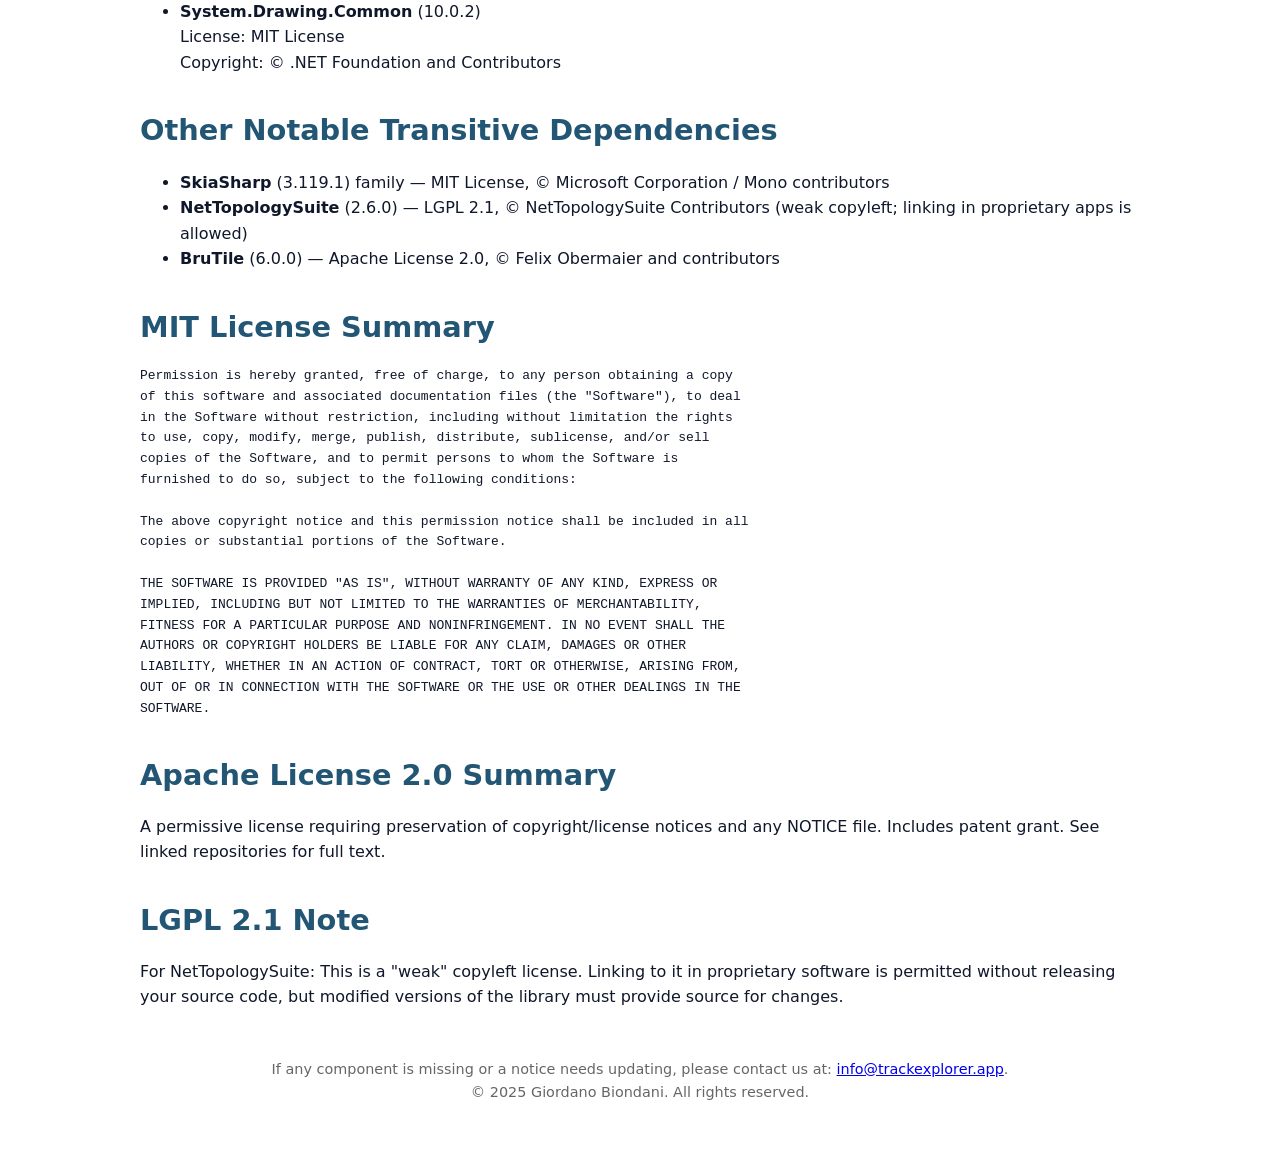
<file: Third-Party-Notices.html>
<!DOCTYPE html>
<html lang="en">
<head>
  <meta charset="UTF-8">
  <meta name="viewport" content="width=device-width, initial-scale=1">
  <title>TrackExplorer software notices</title>
  
  <link rel="icon" type="image/png" sizes="16x16" href="img/favicon-16x16.png">
  <link rel="icon" type="image/png" sizes="32x32" href="img/favicon-32x32.png">
  <link rel="icon" type="image/png" sizes="48x48" href="img/favicon-48x48.png">
  <link rel="apple-touch-icon" sizes="180x180" href="img/apple-touch-icon.png">
  <link rel="icon" href="img/favicon.ico">
  <link rel="manifest" href="img/site.webmanifest">
  
  <link rel="stylesheet" href="css/styles.css">
</head>
<body>

<h1>Third-Party Software Notices and Information</h1>

<p>This application ("TrackExplorer") incorporates open-source software components developed by third parties. Below is a list of these components, their licenses, and associated copyright notices. We gratefully acknowledge the work of these developers.</p>

<p>The full license texts are included or linked where practical. For brevity, common permissive licenses (MIT, Apache 2.0) are summarized with their standard terms.</p>

<h2>Top-Level Packages</h2>

<ul>
    <li>
        <strong>.NET Runtime</strong><br>
        License: MIT License<br>
        Copyright: © .NET Foundation and Contributors<br>
        Repository: <a href="https://github.com/CommunityToolkit/dotnet">https://github.com/dotnet/runtime</a><br>
    </li>

    <li>
        <strong>CommunityToolkit.Mvvm</strong> (8.4.0)<br>
        License: MIT License<br>
        Copyright: © .NET Foundation and Contributors<br>
        Repository: <a href="https://github.com/CommunityToolkit/dotnet">https://github.com/CommunityToolkit/dotnet</a><br>
        Full license: <a href="https://github.com/CommunityToolkit/dotnet/blob/main/License.md">View on GitHub</a>
    </li>

    <li>
        <strong>CommunityToolkit.WinUI.Controls.*</strong> (HeaderedControls, Primitives, SettingsControls, TokenizingTextBox) (8.2.251219)<br>
        License: MIT License<br>
        Copyright: © .NET Foundation and Contributors<br>
        Repository: <a href="https://github.com/CommunityToolkit/Windows">https://github.com/CommunityToolkit/Windows</a>
    </li>

    <li>
        <strong>CommunityToolkit.WinUI.UI.Controls.DataGrid</strong> (7.1.2)<br>
        License: MIT License<br>
        Copyright: © .NET Foundation and Contributors
    </li>

    <li>
        <strong>Mapsui.WinUI</strong> (5.0.2) (and transitive: Mapsui, Mapsui.Nts, Mapsui.Rendering.Skia, Mapsui.Tiling, BruTile)<br>
        License: MIT License<br>
        Copyright: © Mapsui Contributors<br>
        Repository: <a href="https://github.com/Mapsui/Mapsui">https://github.com/Mapsui/Mapsui</a><br>
        Full license: <a href="https://github.com/Mapsui/Mapsui/blob/main/LICENSE">View on GitHub</a>
    </li>

    <li>
        <strong>MathNet.Numerics</strong> (5.0.0)<br>
        License: MIT License<br>
        Copyright: © Math.NET<br>
        Repository: <a href="https://github.com/mathnet/mathnet-numerics">https://github.com/mathnet/mathnet-numerics</a>
    </li>

    <li>
        <strong>MetadataExtractor</strong><br>
        License: Apache License 2.0<br>
        Copyright: © Drew Noakes and contributors<br>
        Repository: <a href="https://github.com/drewnoakes/metadata-extractor-dotnet">https://github.com/drewnoakes/metadata-extractor-dotnet</a><br>
        Full license: <a href="https://github.com/drewnoakes/metadata-extractor-dotnet/blob/main/LICENSE">View on GitHub</a>
    </li>

    <li>
        <strong>Microsoft.Extensions.Hosting</strong> (10.0.2) (and related Microsoft.Extensions.* packages)<br>
        License: MIT License<br>
        Copyright: © .NET Foundation and Contributors / Microsoft Corporation
    </li>

    <li>
        <strong>Microsoft.Identity.Client</strong> (4.81.0) family<br>
        License: MIT License<br>
        Copyright: © Microsoft Corporation<br>
        Repository: <a href="https://github.com/AzureAD/microsoft-authentication-library-for-dotnet">https://github.com/AzureAD/microsoft-authentication-library-for-dotnet</a>
    </li>

    <li>
        <strong>Microsoft.WindowsAppSDK</strong> (1.8.260101001)<br>
        License: MIT License (for WinUI components) + Microsoft terms<br>
        Copyright: © Microsoft Corporation<br>
        Documentation: <a href="https://learn.microsoft.com/en-us/windows/apps/winui/winui3/license">Microsoft Docs</a>
    </li>

    <li>
        <strong>Microsoft.Xaml.Behaviors.WinUI.Managed</strong> (3.0.0)<br>
        License: MIT License<br>
        Copyright: © Microsoft Corporation
    </li>

    <li>
        <strong>System.Drawing.Common</strong> (10.0.2)<br>
        License: MIT License<br>
        Copyright: © .NET Foundation and Contributors
    </li>
</ul>

<h2>Other Notable Transitive Dependencies</h2>
<ul>
    <li><strong>SkiaSharp</strong> (3.119.1) family — MIT License, © Microsoft Corporation / Mono contributors</li>
    <li><strong>NetTopologySuite</strong> (2.6.0) — LGPL 2.1, © NetTopologySuite Contributors (weak copyleft; linking in proprietary apps is allowed)</li>
    <li><strong>BruTile</strong> (6.0.0) — Apache License 2.0, © Felix Obermaier and contributors</li>
</ul>

<h2>MIT License Summary</h2>
<div class="license-summary">
<pre>
Permission is hereby granted, free of charge, to any person obtaining a copy
of this software and associated documentation files (the "Software"), to deal
in the Software without restriction, including without limitation the rights
to use, copy, modify, merge, publish, distribute, sublicense, and/or sell
copies of the Software, and to permit persons to whom the Software is
furnished to do so, subject to the following conditions:

The above copyright notice and this permission notice shall be included in all
copies or substantial portions of the Software.

THE SOFTWARE IS PROVIDED "AS IS", WITHOUT WARRANTY OF ANY KIND, EXPRESS OR
IMPLIED, INCLUDING BUT NOT LIMITED TO THE WARRANTIES OF MERCHANTABILITY,
FITNESS FOR A PARTICULAR PURPOSE AND NONINFRINGEMENT. IN NO EVENT SHALL THE
AUTHORS OR COPYRIGHT HOLDERS BE LIABLE FOR ANY CLAIM, DAMAGES OR OTHER
LIABILITY, WHETHER IN AN ACTION OF CONTRACT, TORT OR OTHERWISE, ARISING FROM,
OUT OF OR IN CONNECTION WITH THE SOFTWARE OR THE USE OR OTHER DEALINGS IN THE
SOFTWARE.
</pre>
</div>

<h2>Apache License 2.0 Summary</h2>
<p>A permissive license requiring preservation of copyright/license notices and any NOTICE file. Includes patent grant. See linked repositories for full text.</p>

<h2>LGPL 2.1 Note</h2>
<p>For NetTopologySuite: This is a "weak" copyleft license. Linking to it in proprietary software is permitted without releasing your source code, but modified versions of the library must provide source for changes.</p>

<footer>
    <p>If any component is missing or a notice needs updating, please contact us at: <a href="mailto:info@trackexplorer.app">info@trackexplorer.app</a>.<br>
    &copy; 2025 Giordano Biondani. All rights reserved.</p>
</footer>

</body>

</html>
</file>
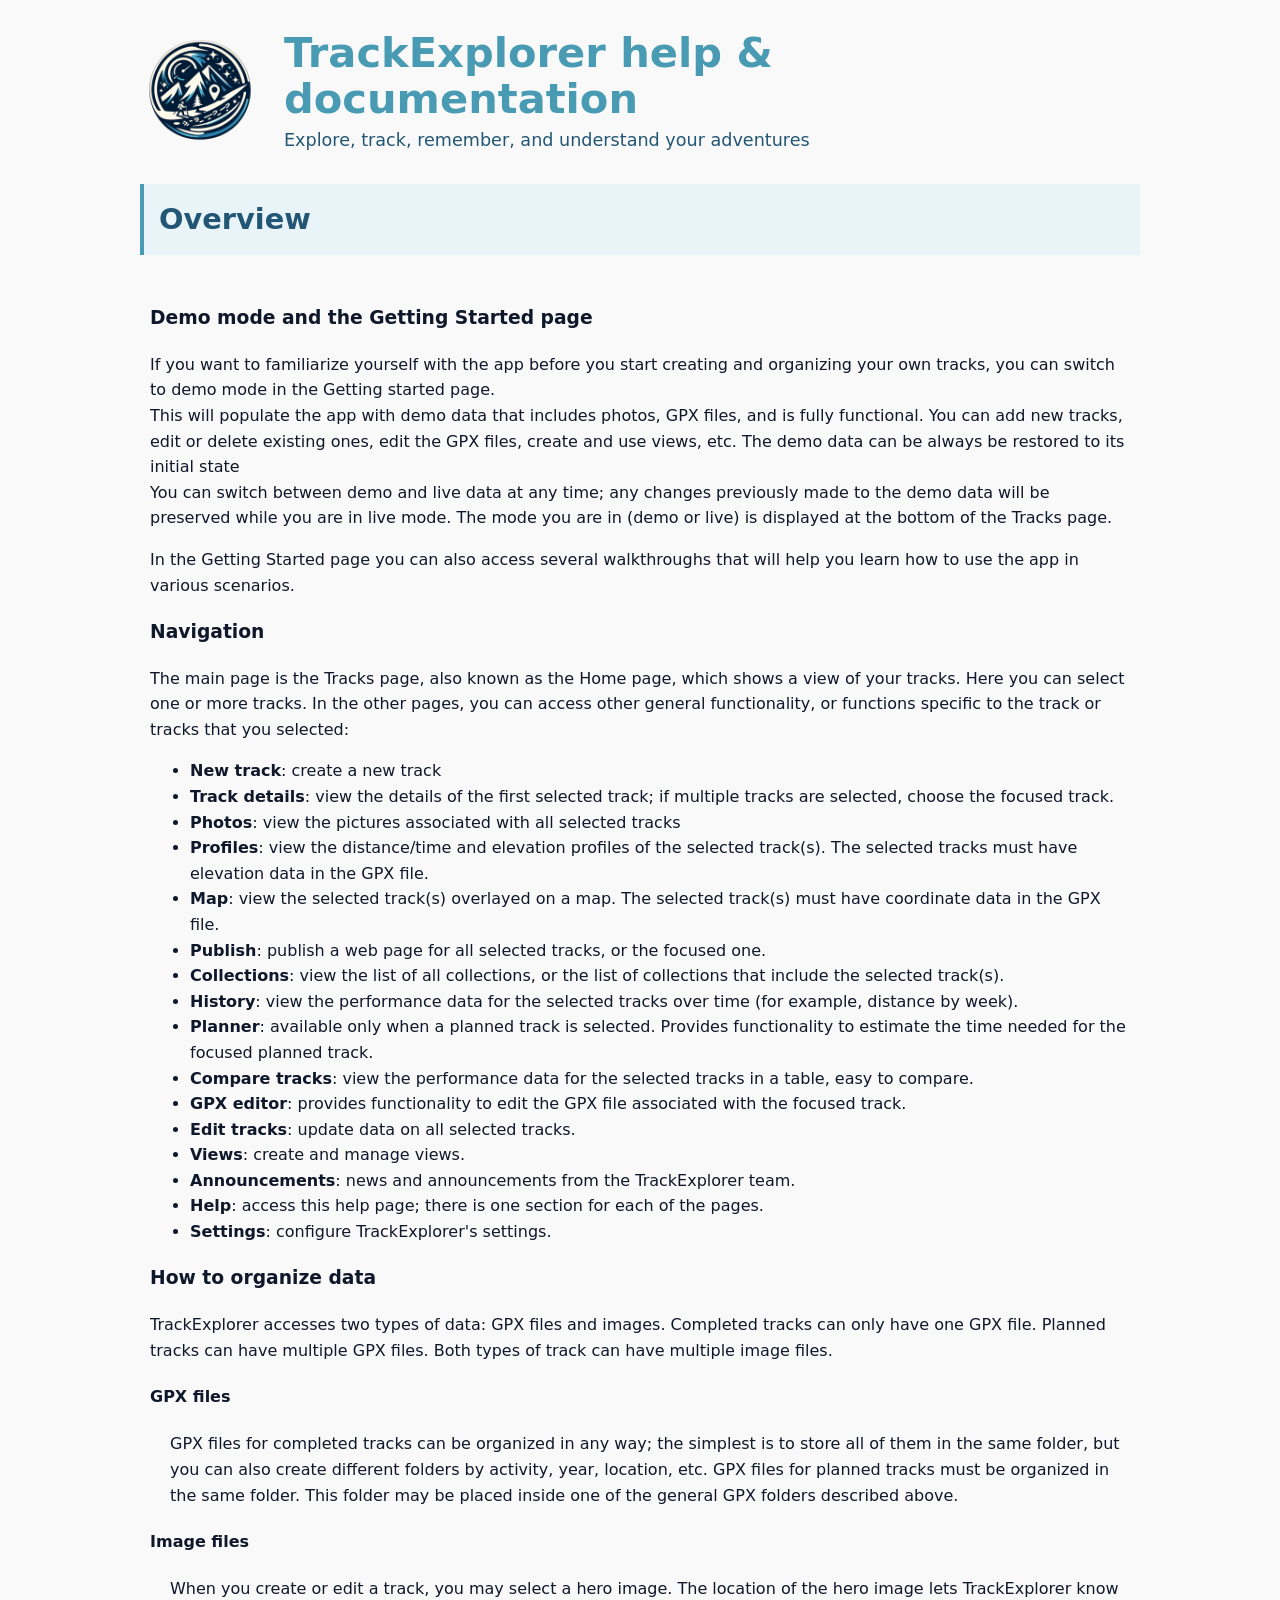
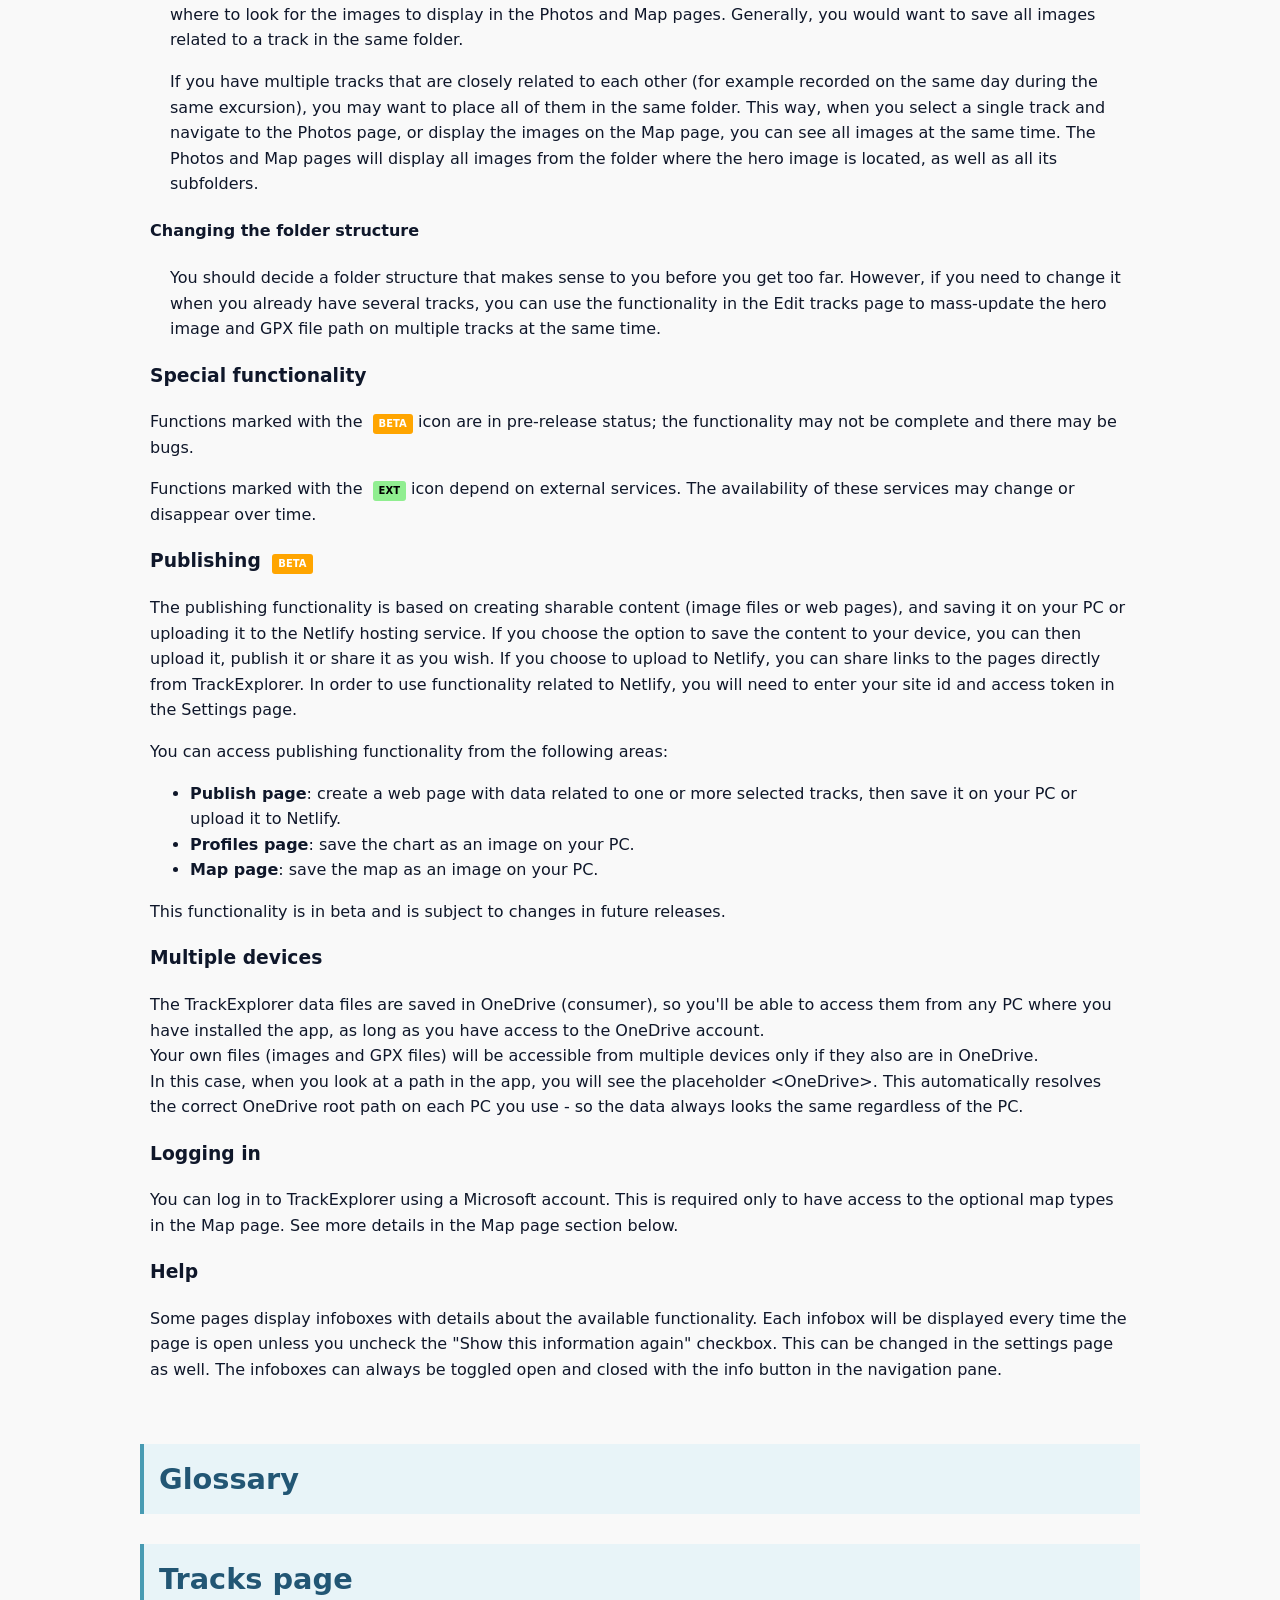
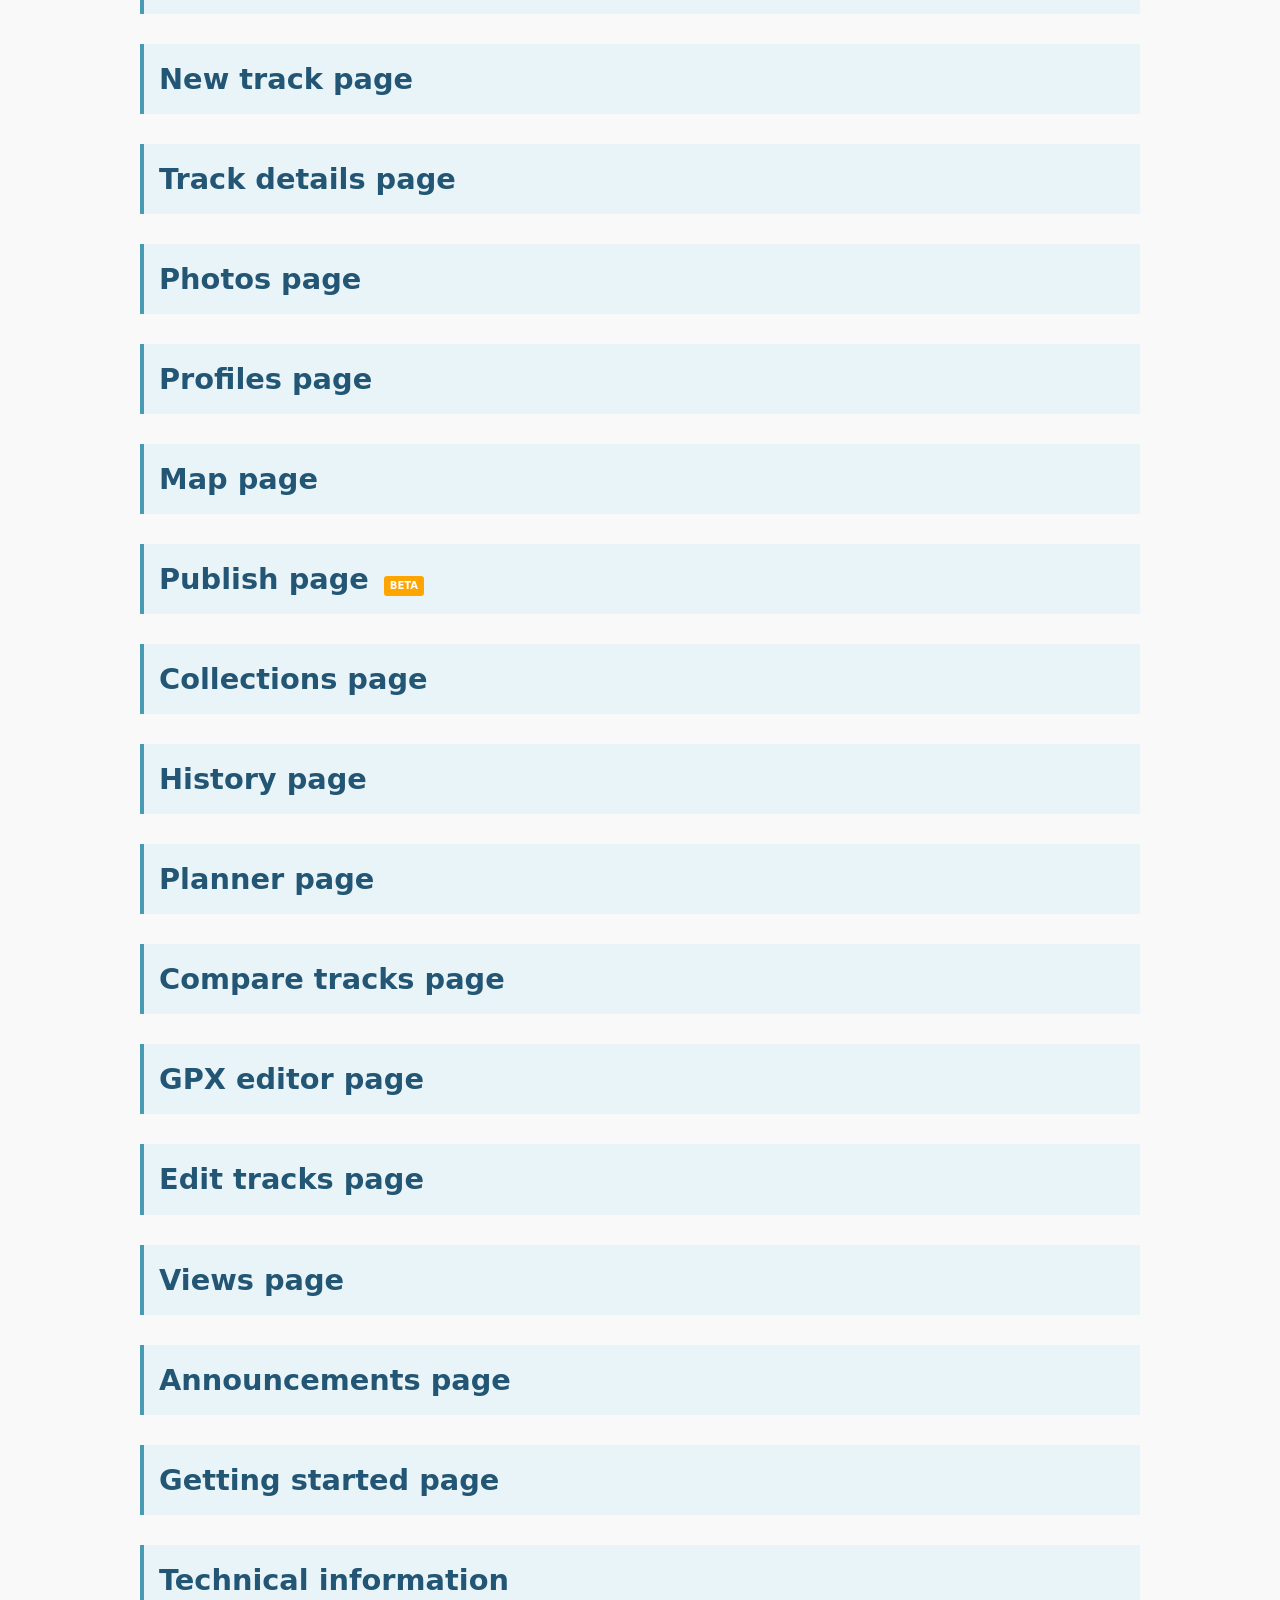
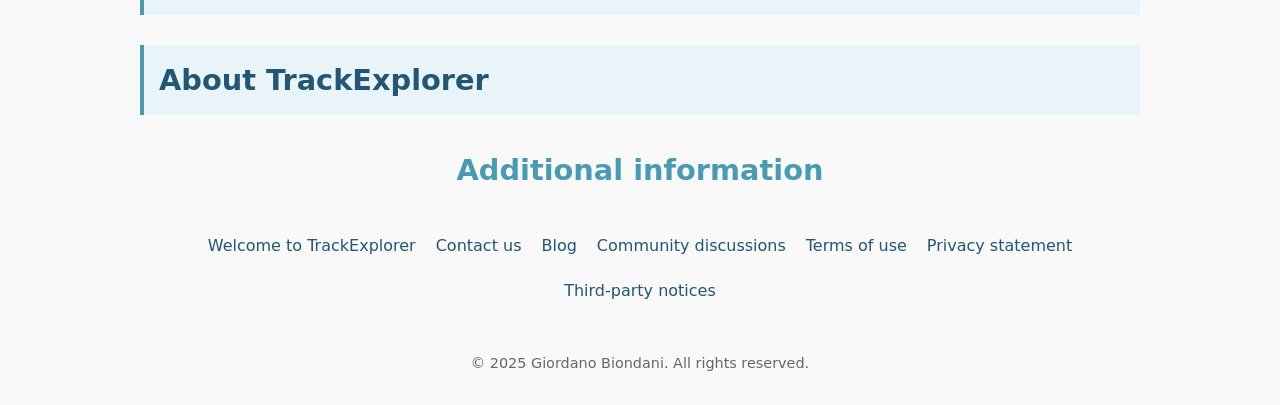
<file: Trackexplorer-Help.html>
<!DOCTYPE html>
<html lang="en">
<head>
  <meta charset="UTF-8">
  <meta name="viewport" content="width=device-width, initial-scale=1">
  <title>TrackExplorer help</title>
  
  <link rel="icon" type="image/png" sizes="16x16" href="img/favicon-16x16.png">
  <link rel="icon" type="image/png" sizes="32x32" href="img/favicon-32x32.png">
  <link rel="icon" type="image/png" sizes="48x48" href="img/favicon-48x48.png">
  <link rel="apple-touch-icon" sizes="180x180" href="img/apple-touch-icon.png">
  <link rel="icon" href="img/favicon.ico">
  <link rel="manifest" href="img/site.webmanifest">
  
  <link rel="stylesheet" href="css/styles.css">
</head>
<body class="help-page">
    
    <div class="header-branding">
  <img src="img/Logo 01-220.png" 
       alt="TrackExplorer App Logo" 
       width="180" 
       height="180" 
       class="app-logo">
  
  <div class="title-group">
    <h1>TrackExplorer help &amp; documentation</h1>
    <p class="tagline">Explore, track, remember, and understand your adventures</p>
  </div>
</div>

    <h2 onclick="toggleSection(this)">Overview</h2>
    <div class="section-content">
        <h3>Demo mode and the Getting Started page</h3>
        <p>If you want to familiarize yourself with the app before you start creating and organizing your own tracks, you can switch to demo mode in the Getting started page.<br/>
        This will populate the app with demo data that includes photos, GPX files, and is fully functional. You can add new tracks, edit or delete existing ones, edit the GPX files, create and use views, etc. The demo data can be always be restored to its initial state<br/>
        You can switch between demo and live data at any time; any changes previously made to the demo data will be preserved while you are in live mode. The mode you are in (demo or live) is displayed at the bottom of the Tracks page.<br/>
        </p>
        <p>In the Getting Started page you can also access several walkthroughs that will help you learn how to use the app in various scenarios.</p>

        <h3>Navigation</h3>
        <p>The main page is the Tracks page, also known as the Home page, which shows a view of your tracks. Here you can select one or more tracks. In the other pages, you can access other general functionality, or functions specific to the track or tracks that you selected:</p>
        <ul>
            <li><strong>New track</strong>: create a new track</li>
            <li><strong>Track details</strong>: view the details of the first selected track; if multiple tracks are selected, choose the focused track.</li>
            <li><strong>Photos</strong>: view the pictures associated with all selected tracks</li>
            <li><strong>Profiles</strong>: view the distance/time and elevation profiles of the selected track(s). The selected tracks must have elevation data in the GPX file.</li>
            <li><strong>Map</strong>: view the selected track(s) overlayed on a map. The selected track(s) must have coordinate data in the GPX file.</li>
            <li><strong>Publish</strong>: publish a web page for all selected tracks, or the focused one.</li>
            <li><strong>Collections</strong>: view the list of all collections, or the list of collections that include the selected track(s).</li>
            <li><strong>History</strong>: view the performance data for the selected tracks over time (for example, distance by week).</li>
            <li><strong>Planner</strong>: available only when a planned track is selected. Provides functionality to estimate the time needed for the focused planned track.</li>
            <li><strong>Compare tracks</strong>: view the performance data for the selected tracks in a table, easy to compare.</li>
            <li><strong>GPX editor</strong>: provides functionality to edit the GPX file associated with the focused track.</li>
            <li><strong>Edit tracks</strong>: update data on all selected tracks.</li>
            <li><strong>Views</strong>: create and manage views.</li>
            <li><strong>Announcements</strong>: news and announcements from the TrackExplorer team.</li>
            <li><strong>Help</strong>: access this help page; there is one section for each of the pages.</li>
            <li><strong>Settings</strong>: configure TrackExplorer's settings.</li>
        </ul>

        <h3>How to organize data</h3>
        <p>TrackExplorer accesses two types of data: GPX files and images. Completed tracks can only have one GPX file. Planned tracks can have multiple GPX files. Both types of track can have multiple image files.</p>

        <h4>GPX files</h4>
        <p class="indent">GPX files for completed tracks can be organized in any way; the simplest is to store all of them in the same folder, but you can also create different folders by activity, year, location, etc. GPX files for planned tracks must be organized in the same folder. This folder may be placed inside one of the general GPX folders described above.</p>

        <h4>Image files</h4>
        <p class="indent">When you create or edit a track, you may select a hero image. The location of the hero image lets TrackExplorer know where to look for the images to display in the Photos and Map pages. Generally, you would want to save all images related to a track in the same folder.</p>
        <p class="indent">If you have multiple tracks that are closely related to each other (for example recorded on the same day during the same excursion), you may want to place all of them in the same folder. This way, when you select a single track and navigate to the Photos page, or display the images on the Map page, you can see all images at the same time. The Photos and Map pages will display all images from the folder where the hero image is located, as well as all its subfolders.</p>

        <h4>Changing the folder structure</h4>
        <p class="indent">You should decide a folder structure that makes sense to you before you get too far. However, if you need to change it when you already have several tracks, you can use the functionality in the Edit tracks page to mass-update the hero image and GPX file path on multiple tracks at the same time.</p>

        <h3>Special functionality</h3>
        <p>Functions marked with the <span class="badge badge-beta">BETA</span> icon are in pre-release status; the functionality may not be complete and there may be bugs.</p>
        <p>Functions marked with the <span class="badge badge-ext">EXT</span> icon depend on external services. The availability of these services may change or disappear over time.</p>

        <h3> Publishing <span class="badge badge-beta">BETA</span></h3>
        <p>The publishing functionality is based on creating sharable content (image files or web pages), and saving it on your PC or uploading it to the Netlify hosting service. If you choose the option to save the content to your device, you can then upload it, publish it or share it as you wish. If you choose to upload to Netlify, you can share links to the pages directly from TrackExplorer. In order to use functionality related to Netlify, you will need to enter your site id and access token in the Settings page.</p>
        <p>You can access publishing functionality from the following areas:</p>
        <ul>
            <li><strong>Publish page</strong>: create a web page with data related to one or more selected tracks, then save it on your PC or upload it to Netlify.</li>
            <li><strong>Profiles page</strong>: save the chart as an image on your PC.</li>
            <li><strong>Map page</strong>: save the map as an image on your PC.</li>
        </ul>
        <p>This functionality is in beta and is subject to changes in future releases.</p>

        <h3>Multiple devices</h3>
        <p>The TrackExplorer data files are saved in OneDrive (consumer), so you'll be able to access them from any PC where you have installed the app, as long as you have access to the OneDrive account.<br>
            Your own files (images and GPX files) will be accessible from multiple devices only if they also are in OneDrive.<br>
            In this case, when you look at a path in the app, you will see the placeholder &lt;OneDrive&gt;. This automatically resolves the correct OneDrive root path on each PC you use - so the data always looks the same regardless of the PC.</p>

        <h3>Logging in</h3>
        <p>You can log in to TrackExplorer using a Microsoft account. This is required only to have access to the optional map types in the Map page. See more details in the Map page section below.</p>

        <h3>Help</h3>
        <p>Some pages display infoboxes with details about the available functionality. Each infobox will be displayed every time the page is open unless you uncheck the "Show this information again" checkbox. This can be changed in the settings page as well. The infoboxes can always be toggled open and closed with the info button in the navigation pane.</p>
    </div>

    <h2 onclick="toggleSection(this)">Glossary</h2>
    <div class="section-content">
        <h3>Activity</h3>
        <p>The activity performed in the track. When you import a GPX file, TrackExplorer may prepopulate the value based on the corresponding tag of the file, but you can override it. The activity can be used to group and filter tracks. When you start typing in the activity field, TrackExplorer will make suggestions based on activities that you entered before.</p>

        <h3>Ascent</h3>
        <p>The total elevation climbed in the course of the track. If the track climbs 100, descends 50 and climbs again 100, the ascent value will be 200.</p>

        <h3>Ascent speed</h3>
        <p>The total ascent divided by the time spent ascending (each step in the GPX file is either ascending, descending or flat. Only the time related to ascending steps is counted for this calculation).</p>

        <h3>Collections</h3>
        <p>Use collections to connect different tracks. Once multiple tracks are connected, you can navigate from one track to the others (in the Details page), or you can view them all together in the Tracks page (using filters or special filters) or in the Collections page. The typical use is to associate multiple tracks that are part of the same trip or the same project (for example, you may have a planned track, a few failed attempts, and a successful attempt all related together). Collections can be created in the Details page or in the Tracks page.</p>

        <h3>Data is verified</h3>
        <p>This field indicates that the performance data has been verified by the user. Generally speaking, the data collected from the GPX file may have errors or imprecisions. If you correct and/or validate the data (manually or by using one of the techniques available in the GPX editor) you can mark it as verified. You can then be more confident in the values if you use them for example as a reference in the Planner page.</p>

        <h3>Date</h3>
        <p>The date when the track was recorded. Based on this date, TrackExplorer automatically determines the season, the ski season and the year, which can be used to group tracks (for example using colors in the Tracks or Map pages).</p>

        <h3>Descent</h3>
        <p>The total elevation descended in the course of the track. If the track descends 100, climbs 50 and descends again 100, the descent value will be 200.</p>

        <h3>Descent speed</h3>
        <p>The total descent divided by the time spent descending (each step in the GPX file is either ascending, descending or flat. Only the time related to descending steps is counted for this calculation).</p>

        <h3>Description</h3>
        <p>A description of the track.</p>

        <h3>Distance</h3>
        <p>Four values are calculated and displayed: total, ascending, descending and flat distance. The total distance is always equal to the sum of the others. These values can be edited in the Details page if needed.</p>

        <h3>Elevation gain</h3>
        <p>The difference between ascent and descent.</p>

        <h3>Elevation range</h3>
        <p>The range between the lowest and highest elevation on the track. Depending on the page, it may be displayed as both the low and high elevations (e.g. 700-1000) or just with the difference between them (e.g. 300).</p>

        <h3>Focused track</h3>
        <p>When multiple tracks are selected, this is the one that you navigated to in the Details page. It is relevant when you go from the Details page to another page that offers functionality for a single selected track (for example Photos, Publish, Planner, and GPX Editor).</p>

        <h3>Gear</h3>
        <p>The equipment used for the track. For example, for skiing activities this could be the type/model of skis; for biking activities, it could be the type/model of bicycle. Use slashes to create a tree structure: for example, entering the gear as Bike/Mountain/Yeti SB130 will create three nested levels. You will then be able to easily filter for all mountain bikes or all bikes. The gear can be used to group and filter tracks. When you start typing in the gear field, TrackExplorer will make suggestions based on gear that you entered before. You can also use the Gear button to open a navigation tree based on the existing gear structure.</p>

        <h3>Hero image</h3>
        <p>This is the main image associated with a track. It's displayed in the Details page, as well as the Tracks page. The Photos page displays all image files contained in the same folder where the hero image is found. Therefore, we recommend to place all pictures related to a track in the same folder, and to select the hero image from that folder.</p>

        <h3>Laps/runs</h3>
        <p>The number of laps or runs, depending on the activity. For example for skiing, this number could represent the number of runs skied. For track running, this could be the number of laps completed.<br/>TrackExplorer does not attempt to calculate this number, except when deleting ski lifts (see the GPX Editor section).<br/>The default value is always 1.</p>

        <h3>Link</h3>
        <p>Use links to associate additional information to a track. For example, link online reviews, maps or pictures for a trail. This is particularly useful for planned tracks, when you are trying to make sense of multiple sources of information. You can create and view links in the Details page.</p>

        <h3>Location</h3>
        <p>The area where the track is. Use slashes to create a tree structure: for example, entering a location as USA/Colorado/Keystone will create three nested levels. You will then be able to easily filter for example all locations within Colorado or within the USA. The location can be used to group and filter tracks. When you start typing in the location field, TrackExplorer will make suggestions based on locations that you entered before. You can also use the Location button to open a navigation tree based on the existing location structure.</p>

        <h3>Map image, Map hero image</h3>
        <p>If you don't have good photos to use as a hero image for a track, or if you prefer to use a map instead of a photo, you can have TrackExplorer generate a screenshot of the track's map and use it as the hero.</p>
        
        <h3>Munter rate</h3>
        <p>The Munter calculation can be used to estimate the time that it takes to complete a track. The formula is as follows: <strong>Hours = (distance + ascent / 100) / rate</strong>. The distance is expressed in Km and the ascent in m. The rate varies depending on the activity, terrain features, difficulty, etc. The rate can vary for example from 2 for hiking off trail, to 10 for skiing downhill. For a track with known time, distance and elevation, TrackExplorer reverse calculates four rates - a total rate for the entire track, and separate rates for the uphill, downhill and flat sections. These calculated rates can be used to compare the difficulty of similar activities and tracks, and to estimate the time of planned tracks. See the Planner page for more details and applications.</p>

        <h3>Notes</h3>
        <p>Semi-structred data that can be added to tracks. Each note has a label and a text; labels can be used to categorize notes and make it easier to filter tracks. Currently, notes are only visible in the Details page and can be used as a filter criterion in Views.</p>

        <h3>People</h3>
        <p>The list of people who participated in the activity. If used consistently across different tracks, they can be used to group tracks, for example in filters or with different colors in the Map page. When grouping tracks by people in the Map page, you have two options: one is to group all tracks that have exactly the same people; the other is to group tracks based on whether they have or don't have a specific person (for example, grouping all tracks with person "Alice", regardless of what the other people are).</p>

        <h3>Performance data</h3>
        <p>This refers to a set of values calculated from a GPX file: distance (uphill, downhill, flat, and total); time (uphill, downhill, flat, and total); ascent and descent; the corresponding speeds; the effective Munter rates (uphill, downhill, flat, and total); and the minimum and maximum elevations, and elevation range. When you edit the GPX file you have the option to update these values based on the edited file, or leave them as they were originally. This data is displayed or used in the Tracks, New track, Details, History, Planner, Compare tracks, Edit tracks, and Views pages.</p>

        <h3>Rating</h3>
        <p>For each track, you can set a rating between 1 and 5. By default, the rating is empty.</p>

        <h3>Reference file</h3>
        <p>You can have multiple GPX files associated with a planned track. The Reference file is the one that was used to calculate the performance data.</p>

        <h3>Related tracks</h3>
        <p>See Collections above</p>

        <h3>Season</h3>
        <p>Based on the date of the track, TrackExplorer assigns a season automatically, using the following dates: Spring starting on March 20, Summer starting on June 21, Fall starting on September 22 and Winter starting on December 21. The seasons are reversed if the GPX file indicates that the track was recorded in the southern hemisphere, based on its starting point. These dates may not be accurate for every year, but you have the option to set the season manually when you create or edit a track.</p>

        <h3>Ski season</h3>
        <p>Used to group tracks (for example displaying them with different colors in the Tracks or Map pages). The typical use is for skiing (in the northern hemisphere) or other activities that have a natural season spanning different seasons and years. For example, if you want tracks in December 2024, January 2025 and April 2025 to all be in the same group, you wouldn't be able to do it using the Season or Year fields, but you can using the Ski season field. The beginning of the ski season (by default September 1) can be defined in the Settings page.</p>

        <h3>Speed</h3>
        <p>TrackExplorer calculates two types of speeds: Distance speeds (km/h or mph) with separate values for uphill, downhill, flat sections and total; and Elevation speeds (m/h or ft/h) with separate values for ascent and descent. These values are calculated based on distance, ascent/descent, and times; they cannot be edited.</p>

        <h3>Status (Planned vs. Completed)</h3>
        <p>The status of each track can be either "Planned" or "Completed". A planned track is a track that you haven't done yet, but you are researching and planning out. You may have in mind different alternative routes, or different segments, that you have planned out in software such as Caltopo. For this purpose, TrackExplorer allows you to import multiple GPX files into the same track. Planned tracks can then be estimated in the Planner page. Completed tracks are tracks that have already been done. You can associate a single GPX file to each completed track. If you want to connect multiple completed tracks to each other (perhaps because they are part of the same trip), you can achieve that using collections. You can use collections also to connect a completed track to the original planned track.</p>

        <h3>Tags</h3>
        <p>A series of words associated to a track and used to describe it. If used consistently across different tracks, they can be used to group tracks, for example in filters or with different colors in the Map page. When grouping tracks by tag in the Map page, you have two options: one is to group all tracks that have exactly the same tags; the other is to group tracks based on whether they have or don't have a specific tag.</p>

        <h3>Time</h3>
        <h4>Time (or Track time)</h4>
        <p>Four values are calculated and displayed: total, ascending, descending and flat time. The total time is always equal to the sum of the others. These values can be edited in the Details page if needed.<br/>
        If you delete parts of the track using the GPX Editor (Trim and Delete ski lifts tools), the track time will not include the time from the segments that were deleted.</p>
        <h4>Time (Elapsed)</h4>
        <p>This is simply the difference between the timestamp of the last track point and the timestamp of the first track point in the file.<br/>
        If you delete parts of the track using the GPX Editor (Trim and Delete ski lifts tools), the elapsed time will still include the time from the segments that were deleted, unless you trimmed the first or last points.</p>
        <h4>Collapse times</h4>
        <p>This is an option available in some of the GPX Editor tools. When you delete segments inside the track (for example using the Trim middle or Delete ski lifts tools) you have the option to ignore the resulting time gaps when displaying the elevation profile by time. See an example below in the "GPX editor page" section.</p>

        <h3>Units of measurement</h3>
        <p>Track data can be displayed using either the US Customary System (miles and feet) or the Metric system (kilometers and meters).<br/>
By default, TrackExplorer selects the system based on the country/region selected in the Windows settings. This can be overrideen in the TrackExplorer settings. The measurement system can also be set in the Tracks page, and the selection then applies to all other pages.<br/>
Miles and kilometers (for both distances and speeds) are always rounded to the closest second decimal. Feet and meters (for both distances and speeds) are always rounded to the closest integer.<br/>
Because of the rounding rules used in the calculations, when you switch systems you may see small differences in some values. For example, if you create a track with US Customary and display it in Metric, some of the values may be slightly different from those that you would have seen had you created the track directly in Metric.</p>
        
        <h3>Valid elevation data</h3>
        <p>The track is associated with a GPX file that contains valid elevation data that can be displayed in the Profiles page.</p>

        <h3>Valid map data</h3>
        <p>The track is associated with a GPX file that contains valid coordinates that can be displayed on a map.</p>
    </div>

    <h2 onclick="toggleSection(this)">Tracks page</h2>
    <div class="section-content">
        <h3>Overview</h3>
        <p>This is the main page of the app. It shows the list of all tracks (or if you have a view selected, only the tracks included in that view). You can select one or more tracks, perform functions on the selected tracks in this page, or navigate to other pages for additional functionality. Along the top of the window there are buttons that allow you to customize the appearance of the page and manage the selected tracks.</p>

        <h3>Buttons and functions</h3>
        
        <h4>Home</h4>
        <p class="indent">Returns to the default view. If no view has been set as default, it shows all tracks.</p>

        <h4>Views</h4>
        <p class="indent">Shows a tree view of all views that have been created. You can select one and the page will only show the tracks included in that view. The name of the selected view is shown at the bottom of the screen, along with the number of tracks included in the view.</p>

        <h4>Back</h4>
        <p class="indent">Returns to the previously selected view.</p>

        <h4>Quick search</h4>
        <p class="indent">Type the search text and press enter. A new quick filter is automatically created based on the search text. The quick filter is not saved in Filters, but it is included in the filter history (Back button). The quick filter will match tracks that include the search text in any of their fields, but some special criteria are available:</p>

        <h4 class="indent">Dates</h4>
        <p class="indent2">If the search text can be interpreted as a date, the search will find all tracks that match the date. However, if the search text can be interpreted as a date but you want it to be used as text, use the + symbol at the beginning of the text.<br/>For example:</p>
        <table class="indent2">
            <tr>
                <td>Search text</td>
                <td>Result</td>
            </tr>
            <tr>
                <td>11/1/2024</td>
                <td>All tracks with a date of November 1, 2024. The date format is based on your system localization settings.</td>
            </tr>
            <tr>
                <td>2024</td>
                <td>All tracks from any date in 2024</td>
            </tr>
            <tr>
                <td>November</td>
                <td>All tracks from any day in November of any year. The name of the month is based on your system language.</td>
            </tr>
            <tr>
                <td>November 2024</td>
                <td>All tracks from November 2024. The name of the month is based on your system language.</td>
            </tr>
            <tr>
                <td>November 1</td>
                <td>All tracks from November 1 of any year. The name of the month is based on your system language.</td>
            </tr>
            <tr>
                <td>+ April</td>
                <td>All tracks that contain the word &quot;April&quot;, instead of all tracks with a date in April of any year. Useful for example if you are looking for tracks that involve a person named April.</td>
            </tr>
        </table>

        <h4 class="indent">Numeric values</h4>
        <p class="indent2">If the search text can be interpreted as a field name with a range of values, the search will find all tracks that match the range for that field.<br/>For example:</p>
        <table class="indent2">
            <tr>
                <td>Search text</td>
                <td>Result</td>
            </tr>
            <tr>
                <td>Munter = :7</td>
                <td>All tracks with an effective Munter rate less than 7</td>
            </tr>
            <tr>
                <td>Distance = 15:</td>
                <td>All tracks with a distance greater than 15 (in the selected unit of measure)</td>
            </tr>
            <tr>
                <td>Speed = 5:10</td>
                <td>All tracks with a speed between 5 and 10 (in the selected unit of measure)</td>
            </tr>
            <tr>
                <td>Ascent = 1000</td>
                <td>All tracks with an ascent value of exactly 1000 (in the selected unit of measure)</td>
            </tr>
            <tr>
                <td>Hours = 2.5:</td>
                <td>All tracks with a time over two and a half hours. The same could be achieved with &quot;Minutes = 150:&quot;</td>
            </tr>
            <tr>
                <td>+ Distance = 15</td>
                <td>All tracks that contain the text &quot;Distance = 15&quot;, instead of all tracks with a distance of exactly 15.</td>
            </tr>
        </table>

        <p class="indent2"> The available field names for this functionality are: Distance, Ascent, Descent, Speed, Munter, Minutes and Hours.</p>

        <h4>Special views</h4>
        <p class="indent">Apply a quick temporary view that finds tracks similar in some way to the selected one - related tracks, same activity, gear, location, people, or tags. The quick filter is not saved in Filters, but it is included in the filter history (Back button).</p>

        <h4>View all</h4>
        <p class="indent">Removes the currently selected view and displays all tracks.</p>

        <h4>Sort</h4>
        <p class="indent">Sort the displayed tracks by the specified field and direction. This overrides the selected view's default sorting, if any.<br>
            Check "Keep" to keep this sorting for the rest of the session, even if you later select a view with its own default sorting.<br>
            Select "Default" to revert to the current view's default sorting. If no view is selected, or if the selected view doesn't have a default sorting, the tracks are sorted by date, descending.</p>

        <h4>Select</h4>
        <p class="indent">Change the track selection: press the button to select all tracks; if all tracks are already selected, press it to unselect. The number of selected tracks is displayed at the bottom of the screen.</p>

        <h4>Collect</h4>
        <p class="indent">Add all selected tracks to an existing or new collection.</p>

        <h4>Delete</h4>
        <p class="indent">Delete all selected tracks.</p>

        <h4>Totals</h4>
        <p class="indent">Displays a dialog with the total and average distances, times, elevations, and speeds for all selected tracks.</p>

        <h4>Display</h4>
        <p class="indent">Select how the tracks are displayed: small, medium, or large images together with data fields; only data fields with no images; larger images with no data fields. This selection overrides the default image size defined in the view, if any. The selected image size is displayed at the bottom of the screen.</p>

        <h4>Data fields</h4>
        <p class="indent">Select the field that you want to see displayed along with the images. The selections you make apply to the currently selected image size. You can make different selections for each image size. The selected fields are remembered only until you close the app, unless you save them. In the Settings page, you have the option to revert to the default fields.</p>

        <h4>Colors</h4>
        <p class="indent">Select the field by which you want to set the background color of the tiles. TrackExplorer selects the colors that are most differentiating, given the number of values for the selected field. This selection overrides the setting defined in the view, if any. The selected field is displayed at the bottom of the screen, along with a legend with the meaning of each color.</p>

        <h4>Units</h4>
        <p class="indent">Select the system of units used to display the performance data. Choose between the US Customary System and the Metric system. The default system is based on the Windows language settings (USCS is used for the en-US language, Metric for all other languages). The selected system is used in all pages of the app, not only the Tracks page. The selected system is displayed at the bottom of the screen.</p>

        <h4>Account</h4>
        <p class="indent">Log in or out of your Microsoft account. This is required in order to have access to the optional map types. See the help for the Maps page for more details.</p>

        <h4>Tutorial</h4>
        <p class="indent">Start the tutorial that shows one by one the features available in the Tracks page.</p>

        <h4>Support</h4>
        <p class="indent">If you like TrackExplorer, consider supporting its future development ❤️</p>
    </div>

    <h2 onclick="toggleSection(this)">New track page</h2>
    <div class="section-content">
        <p>To create a new track, select the track <strong>status</strong> first - if it's a track that you already completed, select <strong>Complete</strong> and pick a single GPX file to represent the track. If you have multiple files, you can combine them later in the GPX editor page. If it's a planned track, select <strong>Planned</strong> and you will be able to select a whole folder where you may have multiple GPX files for different sections or alternative routes. You can then pick one of these files to use to calculate the performance data.<br>Once a track is created, the status may no longer be changed.</p>

        <p>Then enter the track information: Name, Rating, Description, Date (populated by default from the GPX file data, if available), Season (automatically calculated from the date), Location, Activity (populated by default from the GPX file data, if available), Gear, People, and Tags.</p>

        <p>Location and gear can be set up with a hierarchical structure, each node being separated by a / symbol. Start with the most encompassing entity: for example "USA/California/Yosemite" for the location or "Bike/MTB/Cross-country" for the gear. Once you set up the hierarchical structure, you can navigate it on a tree using the World/Gear icons to select an existing value.</p>

        <p>Then select the <strong>Hero image file</strong>. The selected image will be shown to represent the track in several pages, including the Tracks page. When navigating to the Photos page for the track, TrackExplorer will display all images from the same folder of the hero image (including all subfolders). Therefore, it makes sense to place all and only the images related to an individual track in the same folder. TrackExplorer supports multiple image formats, but jpeg is preferred for performance. If you don't select an image, TrackExplorer will use a default placeholder. If you prefer, you can press the "Use map" button to generate an image from the track's map. The image file will be saved in the app folder.</p>

        <p>You can then populate some other fields: Laps/runs (representing the number of laps or runs completed in the track, by default set to 1), Custom fields 1-3 (these fields can be used for any purpose; the labels and data types can be configured in the Settings page), and Custom field 4 (this field can also be used for any purpose, but it can only be text). The custom fields must be enabled in the Settings page before they can be used.</p>

        <p>The values in the location, activity, gear, people, tags, and custom fields will be saved and presented for quick selection the next time a new track is created.</p>

        <p>Depending on the data that is available in the GPX file, it may or may not be possible to display the track in the Map or Profiles page. This is indicated by the <strong>Valid map data</strong> and <strong>Valid elevation data</strong> checkboxes. These checkboxes are set automatically and can't be changed.</p>

        <p>When ready, use: the <strong>Save</strong> button to save the track and go back to the Tracks page; the <strong>Save & select</strong> button to save the track and select it before returning to the Tracks page; the <strong>Save & add details</strong> button to save and immediately navigate to the details page, where you work on additional track data; or the <strong>Discard</strong> button to go back to the Tracks page without saving the new track. When saving, check the <strong>Replace current selection</strong> checkbox to replace the currently selected track(s) with the newly created one.</p>
    </div>

    <h2 onclick="toggleSection(this)">Track details page</h2>
    <div class="section-content">
        <p>View and edit a track's data. All the fields outlined in the New track page help section are also available in the Track details page, though the status cannot be changed.<br/>If needed, you have the ability to rebuild the optimized copy of the hero image. This is needed only if the current copy has been corrupted, which is very unlikely.<br/>
             Additionally, the following sections are also available:</p>
        <p><strong>Performance data:</strong><br/>
            Displays all distances, times, elevations, speeds and effective Munter rates. Distances, track times, and elevations can be edited. Note the following rules.<br/>
            When editing:<br/>
            <ul>
                <li>Distances, times or elevations: the corresponding speeds and effective Munter rates are updated automatically</li>
                <li>Uphill, downhill, or flat distances/times: the corresponding total is updated automatically</li>
                <li>Total distance or total time: the corresponding uphill, downhill, and flat values are updated automatically maintaining the original ratio</li>
                <li>Ascent or descent: the elevation gain is updated automatically</li>
                <li>Elevation gain: ascent and descent are updated automatically</li>
                <li>Low or high elevation: the elevation range is updated automatically</li>
            </ul><br/>
        The total elapsed time is not editable. However, if it's not a good representation of the actual elapsed time, you may override it with the total track time - use the
        <strong>Copy track time to elapsed</strong> button to override it. This may be useful for example if you combined several tracks into one and the resulting elapsed time is not meaningful.<br/>
        If you edited some of the data and you want to reset it to the original values, use the
        <strong>Recalculate from GPX</strong> button. You may recalculate distances, elevations and times separately, or all of them.
        <p><strong>Notes:</strong><br/>Add to or remove notes from the track. Notes have a label that can be used to identify notes of the same type across tracks, and to help with filtering.</p>
        <p><strong>Links:</strong><br/>Add to or remove links from the track. Links contain a text and a URL, and may be used to refer to web pages that contain information relevant for the track, for example trip reports, map, pictures, etc.</p>
        <p><strong>Related tracks:</strong><br/>Displays a list of all related tracks, meaning tracks that are in in at least one of the same collections as the current one. You can also add the track to new collections, remove it from existing ones, and navigate to any of the related tracks.</p>
        <br/>
        <p><strong>Navigating multiple selected tracks</strong><br/>
        When you select multiple tracks before opening the Details page, you can quickly move from one to the other using the 'Next selected track' and 'Previous selected track' buttons at the bottom of the page. The number between the buttons shows which selected track you have currently open - this is referred to as the <strong>focused track</strong>.
        If you then navigate to another page that offers functionality for a single selected track (for example Photos, Publish, Planner, and GPX Editor), the other page will open with the focused track.
        </p>
    </div>

    <h2 onclick="toggleSection(this)">Photos page</h2>
    <div class="section-content">
        <p>Displays all photos for the selected tracks. Each track is associated with a hero image. The photos displayed in this page are all photos found in the same folder as the hero image.</p>

        <p>You have different options for how the photos should be displayed:</p>
        <ul>
            <li><strong>Gallery</strong>: all photos in the same page</li>
            <li><strong>Slideshow</strong>: one photo at a time</li>
            <li><strong>Open the [...]] folder</strong>: opens File Explorer at the path of the focused track</li>
        </ul>
    </div>

    <h2 onclick="toggleSection(this)">Profiles page</h2>
    <div class="section-content">
        <p>Display the elevation data of the selected track(s) in a chart.</p>

        <h3>Options</h3>
        <p>All of the options listed below can be set as predefined values in a view. When you open the Profiles page from a view, the options will be set accordingly.</p>

        <h4>Chart type</h4>
        <p class="indent">The chart type determines what are the values shown on the X and Y axis of the chart. The options are: Elevation by distance, Cumulative elevation gain by distance, Distance by time, Elevation by time, Cumulative elevation gain by time, and Time by distance.</p>

        <h4>Elevation display</h4>
        <p class="indent">Sets the range of the elevation axis as follows:</p>
        <ul class="indent">
            <li><strong>Absolute from 0</strong>: the chart starts at elevation 0, regardless of the track</li>
            <li><strong>Absolute from lowest point</strong>: the chart starts at the lowest point of all selected tracks; this is useful to zoom in on the elevation differences</li>
            <li><strong>Relative</strong>: all tracks start at the same point in the chart; this is useful to focus on the elevation gain rather than the absolute elevation when comparing tracks</li>
        </ul>

        <div class="image-gallery" id="profilesGallery">
            <img src="img/From0.jpg" class="gallery-image active" alt="Absolute from 0">
            <img src="img/FromLowest.jpg" class="gallery-image" alt="Absolute from lowest point">
            <img src="img/Relative.jpg" class="gallery-image" alt="Relative">
            <div class="gallery-caption">
                <span id="profilesCaption">Absolute from 0: the chart starts at elevation 0 and each track is displayed at its actual elevation</span>
            </div>
            <div class="gallery-controls">
                <button class="gallery-button" onclick="changeImage('profilesGallery', -1)">← Previous</button>
                <span class="gallery-counter"><span id="profilesCurrent">1</span> / <span id="profilesTotal">3</span></span>
                <button class="gallery-button" onclick="changeImage('profilesGallery', 1)">Next →</button>
            </div>
        </div>

        <h4>Other options</h4>
        <p class="indent">The other available options are self-explanatory: Background color, Plot line thickness, Display grid lines, Gridline intervals for distances/elevations/time, Font size for labels, Gridline color, and Gridline thickness.</p>
        

        <h3>Legend</h3>
        <p>Each different track is displayed in a different color. The legend shows the association between the colors and the track names.</p>

        <h3>3rd dimension</h3>
        <p>The chart can work with distance, elevation and time. Each axis can show one of them, which means that the third one is not visible.<br/>If you want to see some information about the 3rd dimension, you can use the slider to find specific points along that dimension, and they will be displayed as points on the chart.<br/>
        In the example below, the chart (Elevation by Distance) shows the distance on the x axis and the elevation on the y axis. In this case, the 3rd dimension is time. The slider was placed at 112 minutes. The three dots show the 112 minute point for each track - this shows that the blue track was much faster than the others, at least up to this point.</p>
        <img src="img/3rd.png" class="image-alone" alt="Show the time in the 3rd dimension">

        <h3>Share</h3>
        <p>Use this button to save a copy of the chart exactly as displayed on the screen. The image is saved in JPEG format with the same resolution as the screen where it's displayed. For best results, make sure that the window is on a larger screen.</p>

        <h3>Other features</h3>
        <p>Right-click on any point in the chart to display the axis values at that point.</p>
    </div>

    <h2 onclick="toggleSection(this)">Map page</h2>
    <div class="section-content">
        <p>Displays all selected tracks on the map. The map is automatically zoomed to fit all tracks in the same view.</p>

        <h3>Show tools</h3>
        <p>Toggle the menus on and off, so you can focus on the map when the tools are not needed.</p>

        <h3>Navigation</h3>
        <p>Use these buttons to navigate in the map (but you can also use the mouse or touchscreen). The buttons allow you to pan in all directions (up, down, left, right), zoom in and zoom out.</p>

        <h3>Options</h3>

        <h4>Map type <span class="badge badge-ext">EXT</span></h4>
        <p class="indent">The style of the background map on which the tracks are drawn. These map types rely on external providers. They may not all be available at all times - over time, some map types may be discontinued, and new map types may be added.</p>
        <p class="indent">Some of the map types (Azure Maps, Bing Maps, and Thunderforest maps) can be accessed only if you are logged in to your Microsoft account. Press "Account > Log in" in the home page to do so.</p>
        <p class="indent">You can enable Stadia maps (Alidade Smooth, Alidade Smooth Dark, Outdoors, and Stamen Terrain) using your own account: go to <a href="https://stadiamaps.com/">stadiamaps.com</a>, sign up or log in, and obtain your API key under "Manage properties & authentication". Then, enter your API key in the TrackExplorer settings. Your Stadia account may be subject to charges for your usage within the app.</p>

        <div class="image-gallery" id="mapTypesGallery">
            <img src="img/Bing aerial.jpg" class="gallery-image active" alt="Bing Aerial">
            <img src="img/Bing hybrid.jpg" class="gallery-image" alt="Bing Hybrid">
            <img src="img/Bing road.jpg" class="gallery-image" alt="Bing Road">
            <img src="img/Esri world physical.jpg" class="gallery-image" alt="Esri World Physical">
            <img src="img/Esri world topographic.jpg" class="gallery-image" alt="Esri World Topographic">
            <img src="img/OpenStreetMap.jpg" class="gallery-image" alt="OpenStreetMap">
            <img src="img/Alidade.jpg" class="gallery-image" alt="Stadia Alidade Smooth">
            <img src="img/Alidade dark.jpg" class="gallery-image" alt="Stadia Alidade Smooth Dark">
            <img src="img/Stadia outdoors.jpg" class="gallery-image" alt="Stadia Outdoors">
            <img src="img/Stamen terrain.jpg" class="gallery-image" alt="Stadia Stamen Terrain">
            <img src="img/Atlas.jpg" class="gallery-image" alt="Thunderforest Atlas">
            <img src="img/Landscape.jpg" class="gallery-image" alt="Thunderforest Landscape">
            <img src="img/OpenCycleMap.jpg" class="gallery-image" alt="Thunderforest OpenCycleMap">
            <img src="img/Outdoors.jpg" class="gallery-image" alt="Thunderforest Outdoors">
            <div class="gallery-caption">
                <span id="mapTypesCaption">Bing Aerial</span>
            </div>
            <div class="gallery-controls">
                <button class="gallery-button" onclick="changeImage('mapTypesGallery', -1)">← Previous</button>
                <span class="gallery-counter"><span id="mapTypesCurrent">1</span> / <span id="mapTypesTotal">14</span></span>
                <button class="gallery-button" onclick="changeImage('mapTypesGallery', 1)">Next →</button>
            </div>
        </div>

        <h4>Line thickness</h4>
        <p class="indent">Thickness of the track line, expressed in pixels.</p>

        <h4>Labels by</h4>
        <p class="indent">Content of the label displayed on each track. Select None to hide the labels, otherwise select the data field that you are interested in.</p>

        <h4>Color by</h4>
        <p class="indent">Each track is drawn in a color representing the value of the selected data field.</p>

        <h4>Color opacity</h4>
        <p class="indent">Select the opacity of the track line, in decimal numbers from 0 (transparent) to 1 (fully opaque). This is useful when you have multiple overlapping tracks selected, and you want to display a heat map of the most travelled areas.</p>

        <h4>Fixed color</h4>
        <p class="indent">If Color by is Fixed, click on this rectangle to select the fixed color you want to use.</p>

        <h4>Group by</h4>
        <p class="indent">When the selected data field is either People or Tag, you have the additional option to group the colors by "Each combination" or "Specific item". The former will draw each combination of different tags or people in a different color. The latter will only use two colors - one for tracks that contain the selected specific item, one for all other tracks.<br/>
        For example, suppose 3 tracks with the following tags, respectively: A and B; A and C; B and C. The "Each combination" option will draw all tracks in different colors, because each track has a different set of tags. The "Specific item" option, for example with A selected, will draw two tracks in one color (the ones that have tag A) and the other in a different color (the one that doesnt have A).</p>

        <h4>Specific item</h4>
        <p class="indent">If you selected Group by = Specific item, use this field to select the item in question.</p>

        <h4>Invert the color of the latest track</h4>
        <p class="indent">When this is checked, the most recent track will be highlighted by using the opposite color as the others (for example, cyan vs. red). This is useful if you did multiple tracks in the same area and you want to easily identify at a glance the last one you did.</p>

        <h4>Arrange tracks</h4>
        <p class="indent">With multiple overlapping tracks, by default the newest one is shown in front of the others. You can reverse this using the "Arrange tracks" toggle. Tracks with the same date are sorted by an internal identifier that keeps the sorting consistent when the order is reversed.</p>

        <h4>Live drawing</h4>
        <p class="indent">When this is checked, any option changes are immediately applied to the map. Otherwise, the changes are applied only after the Draw button is pressed. Turn live drawing off to improve performance when you have many tracks on the same map and you are tweaking multiple options.</p>

        <h3>Show tracks</h3>
        <p>When multiple tracks are selected, use this section to show (select) or hide (deselect) individual tracks. This is useful if some tracks are overlapping and you want to focus on one or more specific ones. Press the Show all button to quickly display all tracks again.</p>

        <h3>Markers</h3>
        <p>Use the sliders to mark the cumulative time or distance along each track. Press the Clear markers button to hide the marker labels.</p>

        <h3>Photos</h3>
        <p>If the track has a hero image associated with it, TrackExplorer will look through all the photos in the same folder and show them on the map, in the place where they were taken. Only files that contain GPS coordinates are included. The photo locations can be marked by pins or labels with the name of the image. You can select the size and color of the pin. Click on a label or pin to display a preview of the image.</p>
        <p>The coordinates are read from each image file each time the Photos expander is opened. Depending on where the photos are stored (locally, on a network drive, or in the cloud), how many there are, and your PC's performance, this may be time consuming. To mitigate this, you can set "Save photo coordinates for the Map page" to On in the Settings page. With this setting on, TrackExplorer will save the coordinates to a separate file, which will make the process faster after the first time. The coordinates are saved in a text file in the same folder as the hero image of each track. Changing the setting to Off will not delete these files, but they will be ignored.</p>

        <h3>Share</h3>
        <p>Use this button to save a copy of the map exactly as displayed on the screen, but without the tools menus. The image is saved in JPEG format with the same resolution as the screen where it's displayed. For best results, make sure that the window is on a larger screen.</p>

        <h3>Examples</h3>
        <p>Below are some examples of the map functionality:</p>

        <div class="image-gallery" id="mapExamplesGallery">
            <img src="img/Colors.jpg" class="gallery-image active" alt="Colors by track">
            <img src="img/Heat map.jpg" class="gallery-image" alt="Heat map">
            <img src="img/Last inverted.jpg" class="gallery-image" alt="Last inverted">
            <img src="img/Labels.jpg" class="gallery-image" alt="Labels by gear">
            <img src="img/Marker.jpg" class="gallery-image" alt="With markers">
            <img src="img/Photo pins and preview.jpg" class="gallery-image" alt="Photo pins">
            <div class="gallery-caption">
                <span id="mapExamplesCaption">Multiple tracks with colors by track (each track in a different color)</span>
            </div>
            <div class="gallery-controls">
                <button class="gallery-button" onclick="changeImage('mapExamplesGallery', -1)">← Previous</button>
                <span class="gallery-counter"><span id="mapExamplesCurrent">1</span> / <span id="mapExamplesTotal">6</span></span>
                <button class="gallery-button" onclick="changeImage('mapExamplesGallery', 1)">Next →</button>
            </div>
        </div>
    </div>

    <h2 onclick="toggleSection(this)">Publish page <span class="badge badge-beta">BETA</span></h2>
    <div class="section-content">
        <p>Access this page with one or more tracks selected, to generate web pages for those tracks that you can share in various ways. This functionality is in beta, it is limited and may change in future releases. It also depends on external services which may become unavailable in the future.</p>

        <p>You can share content in two formats:</p>

        <h4>Single track page</h4>
        <p>This page contains the hero image, name, date, location, description and the main track details for the focused track. You can optionally also include additional details, the map, the elevation profile, the links, and the GPX file of that track.</p>

        <h4>Multiple tracks page</h4>
        <p>This page contains the hero images, names, and main track details for each track. You can optionally include a map and elevation profile.</p>

        <p>For either format, you can publish the content in two ways:</p>

        <h4>Locally on your PC</h4>
        <p>The files are saved in a folder of your choice. You are free to upload them to your own website, or share them in any other way.</p>

        <h4>Upload to Netlify <span class="badge badge-ext">EXT</span></h4>
        <p>This requires a Netlify account; you can enter the account information in the settings page. After you upload a page to Netlify, you will get a link that you can easily share through Windows.</p>
        <p>Whenever you deploy a web page to Netlify, the files are saved to a sync folder. The whole sync folder is synced every time - this includes not only the newly created page, but also all the older ones. The last section in the Publish page allows you to view the list of pages in the sync folder, create links to them, delete them, and sync the whole folder with Netlify. When you delete files from the sync folder, the corresponding files will also be deleted from Netlify as soon as you publish a page or manually sync the folder. This functionality depends on external parties and may change or become unavailable in the future.</p>

        <p>See the Technical information section for more details.</p>
    </div>

    <h2 onclick="toggleSection(this)">Collections page</h2>
    <div class="section-content">
        <p>Collections are a way to group together different tracks, for example if they have a common theme or if they relate to the same trip. You can create a collection and add tracks to it with the Collect button in the Tracks page, or in the Related tracks section of the Details page.
            <br>Unlike most views, collections are not dynamic - they only contain the tracks that you specifically assign to them.</p>

        <p>The Collections page can display a list of all collections, or just the ones that include the selected track(s). Use the toggle switch on the top right of the screen to control this.<br>For each collection, it displays the name, the first few images, and the values of any fields that are common to all tracks in the collection.</p>

        <p>On any collection, press the <strong>...</strong> button to access the following options:</p>
        <ul>
            <li><strong>Navigate to tracks</strong>: creates a temporary view for the collection and opens it in the Tracks page</li>
            <li><strong>Rename</strong>: change the name of the collection</li>
            <li><strong>Delete</strong>: deletes the collection (but not the tracks contained within it)</li>
        </ul>
    </div>

    <h2 onclick="toggleSection(this)">History page</h2>
    <div class="section-content">
        <p>This page shows a bar chart with a measure of activity over time, based on the selected tracks. At least two tracks must be selected.</p>

        <h3>Options</h3>

        <h4>Y axis</h4>
        <p class="indent">Select the measure of activity that you want to display: the total of Ascent, Count, Descent, Distance, Laps/runs or Time. Count refers to the number of tracks.</p>

        <h4>X axis</h4>
        <p class="indent">Select the level of detail for the summation: Day, Week, Month, Season, or Year. Each bar represents a single period of the selected length.</p>

        <h4>Color by</h4>
        <p class="indent">Each bar, or section of bar, is colored on the basis of the values of the selected field. You can select among Activity, Fixed, Gear, Location, People, Season, Tags, and Track.<br/>Fixed means that all bars have the same color, which you can select below. Track means that each track is displayed in a different color.</p>

        <h4>Other options</h4>
        <p class="indent">The other available options are self-explanatory: Fixed color (used when the Color by selection is set to Fixed), Background color, Distance/Elevation/Time intervals between grid lines, Gridline thickness, and Gridline color.</p>

        <h3>Legend</h3>
        <p>The legend shows the association between each color and its meaning, based on the selection made in Color by.</p>

        <h3>Save image</h3>
        <p>Use this button to save a copy of the chart exactly as displayed on the screen. The image is saved in JPEG format with the same resolution as the screen where it's displayed. For best results, make sure that the window is on a larger screen.</p>

        <h3>Other features</h3>
        <p>Right-click on any point in the chart to display some information for the tracks in that bar: the name, date, and the value of the selected measure of activity (time, distance, etc.)</p>

        <h3>Example</h3>
        <p>The chart below shows all skiing activities by month, with the total time on the Y axis, and colors by gear (in this case, each color is a different type of ski).</p>
        <img src="img/History.jpg" class="image-alone" alt="Show time in the 3rd dimension">
    </div>

    <h2 onclick="toggleSection(this)">Planner page</h2>
    <div class="section-content">
        <h3>Overview</h3>
        <p>The Planner page can be used to estimate the time needed for a planned track. The planned track can contain multiple GPX files, each representing a different section of the route, or different alternative routes. The estimation can be done with one of three methods: the Munter formula, the Naismith formula, or the TrackExplorer regression <span class="badge badge-beta">BETA</span>.</p>
        <p>The Munter formula requires values for distance, ascent/descent and Munter rates for the planned track(s). Distance and ascent/descent come from the GPX file(s); Munter rates can be set manually, or estimated on the basis of similar tracks.<br/>
The Naismith formula requires values for distance, ascent/descent, a base speed and penalties for uphill and downhill sections. The speed and penalties can be set manually, or estimated on the basis of similar tracks.<br/>
The TrackExplorer regression requires values for distance and ascent/descent for the planned track(s), which come from the GPX file(s). The regression coefficients are estimated on the basis of similar tracks.</p>

        <h4>Munter formula</h4>
        <p class="indent">The Munter formula calculates the track time as follows: <strong>time [hrs] = ( distance [km] + ascent [m] / 100 ) / rate</strong>.<br/>Distance and ascent come from the GPX file. Rates can be set manually if you know what they should be (based on your experience), or they can be estimated by TrackExplorer based on reference tracks. The selected reference tracks should be as similar as possible to the planned ones.<br/>The rate represents the difficulty of the track - a low rate is associated with a difficult (slower) track, whereas a high rate is associated with an easier (faster) track. The calculation is performed separately (with different rates) for the uphill, downhill and flat sections.</p>

        <h4>Naismith formula</h4>
        <p class="indent">The Naismith formula calculates the track time as follows: <strong>time = (distance * base speed) + (ascent * ascent penalty) + (descent * descent penalty)</strong>. The descent penalty may be a positive or negative number; if negative, it's then a benefit instead of a penalty. Speed and penalties are expressed differently depending on the measurement system you are using:</p>
        <p class="indent2">US standard system:<br/>
            <strong>time [hrs] = (distance [mi] / 3 * base speed [hrs per 3 miles]) + (ascent [ft] / 2000 * ascent penalty [hrs per 2000']) + (descent [ft] / 2000 * descent penalty [hrs per 2000'])</strong><br/>
The default values are: base speed = 1 hr per 3 miles; ascent penalty: 1 hr per 2000'; descent penalty: -0.5 hr per 2000'</p>
        <p class="indent2">Metric system:<br/>
            <strong>time [min] = (distance [km] * base speed [min per km]) + (ascent [m] / 10 * ascent penalty [min per 10m]) + (descent [m] / 10 * descent penalty [m per 10m])</strong><br/>
The default values are: base speed: 12 min per km; ascent penalty: 10 min per 10m; descent penalty: -0.5 min per 10m
        </p>
        <p class="indent">Because the speeds and penalties are not exactly equivalent, using the US standard and Metric formulas won't yield exactly the same results. However, especially for hiking activities, they should generally be close enough. The advantage is that the numbers used are simple and easy to remember even while on the field.
For the calculation, distance, ascent, and descent come from the GPX file.
Speeds and penalties can be set manually if tou know what they should be (based on your experience), but TrackExplorer provides the defaults indicated above. Alternatively, they can be estimated by TrackExplorer based on refrence tracks. The selected reference tracks should be as similar as possible to the planned ones.</p>

        <h4>TrackExplorer multiple regression <span class="badge badge-beta">BETA</span></h4>
        <p class="indent">The multiple regression method calculates the track time as follows: <strong>time [hrs] = (uphill distance [km] * p1) + (downhill distance [km] * p2) + (flat distance [km] * p3) + (ascent [m] * p4) + (descent [m] * p5)</strong>. Distances, ascent and descent come from the GPX file. The regression coefficients p1, p2, p3, p4, and p5 can be estimated by TrackExplorer with a linear regression applied to the data from reference tracks. The calculation can't run with less than 5 reference tracks, but at least 50 are recommended.<br/>
        The selected reference tracks should be as similar as possible to the planned ones. The regression parameters can't be set manually, unlike the Munter rates.</p>

        <h3>Obtaining the time estimates</h3>
        <p>To obtain the time estimates, follow the steps on the page. Note that some of the steps will be different depending on the estimation method you select.</p>

        <h4>#1 - confirm the planned tracks data</h4>
        <p>There is a list of the GPX files included in the plan.<br/>Depending on how the files were built, they may not have complete or accurate information (especially for ascent/descent). Update the missing or incorrect data.</p>

        <h4>#2 - select the estimation method</h4>
        <p>You can select the algorithm (Munter, Naismith, TrackExplorer regression), and the way the parameters are provided (manually, or estimated from reference tracks).</p>

        <h4>#3 with manually entered parameters - enter the formula parameters</h4>
        <p>Enter the parameters (rates or speed/penalties) for each planned track.</p>

        <h4>#4 with manually entered parameters - get the time estimates</h4>
        <p>See the summary of time estimates. Expand the Estimation notes section to review the parameters or errors.</p>

        <h4>#3 with estimated parameters - select the planned tracks</h4>
        <p>Select one or more planned tracks. Select more than one if you think that they all can be estimated with the same parameters. You can come back to this step multiple times and select different planned tracks.</p>

        <h4>#4 with estimated parameters - select the reference tracks</h4>
        <p>Select the reference tracks. Use the dropdown box at the top to use views to filter the list.<br/>
The reference tracks should be similar to the planned track(s) you selected. You should select as many reference tracks as possible, but at least 3 are required for the Naismith formula, and 5 are required for the TrackExplorer regression. These minimum numbers are merely technical and do not imply that 3 and 5 are sufficient for a good estimate.</p>

        <h4>#5 with estimated parameters - evaluate the quality of the reference tracks selection</h4>
        <p>For each metric, you can see the minimum, maximum and average value for the reference tracks. These values are also displayed in the Range column as in the example below:</p>
        <img src="img/EstimateRange.png" class="image-alone" alt="View the summary values">
        <p>Here is how to interpret the graphical elements:</p>
        <ul>
            <li>Light blue shaded area: the range between minimum and maximum for the reference tracks</li>
            <li>Blue line: the average for the reference tracks</li>
            <li>Green dots: the values for the selected planned tracks</li>
            <li>Orange dots: the values for the other planned tracks</li>
        </ul>
        <p>Examine these data carefully to assess whether the reference tracks that you selected are appropriate to estimate the planned tracks. For example, in the screenshot above you can see that the reference tracks are longer than any of the planned tracks. This might make sense if two of the planned tracks are not alternative routes, but different sections of the same overall route.<br/>
TrackExplorer provides some warnings if the reference tracks appear to have values that are too disparate, but you must assess for yourself whether the reference tracks are appropriate</p>

        <h4>#6 with estimated parameters - review the estimated rates or parameters</h4>
        <p>The rates (Munter), speeds/penalties (Naismith) and coefficients (TrackExplorer regression) are displayed in a table for your reference.<br/>If any values are invalid (for example if the base speed is negative) it will be indicated here. In this case, select better reference tracks and start over.</p>

        <h4>#7 with estimated parameters - get the time estimates</h4>
        <p>See the summary of time estimates. Expand the Estimation notes section to review the parameters or errors.</p>

        <div class="warning">
            <strong>Warning:</strong> The quality of the estimation is only as good as your manual estimate of the Munter rates or Naismith speed and penalties, the data recorded in the reference tracks, and how appropriately you selected the reference tracks. All of these are subject to large uncertainty and errors. You must consider the results very conservatively.
        </div>
    </div>

    <h2 onclick="toggleSection(this)">Compare tracks page</h2>
    <div class="section-content">
        <p>This page shows a table with all selected tracks and their performance data, such as distances, times, elevations, speeds, etc.</p>

        <p>Double-click on a column header to sort by that column; double-click again to invert the sort order. When you select a row, it expands to show the non-numeric data, such as Activity, Description, etc. You can select multiple rows by holding the Control key while clicking on them. To deselect a row, hold the Control key while clicking on it again.</p>
    </div>

    <h2 onclick="toggleSection(this)">GPX editor page</h2>
    <div class="section-content">
        <h3>Overview and general</h3>
        <p>This page offers functionality to edit the GPX file for the focused track. The available tools are: View, File history, Trim, Combine, Adjust elevation, Delete ski lifts by distance, Delete ski lifts by elevation gain, and Adjust time outliers.</p>

        <p>When you save the file after editing, it's recommended to save it with a different name, so you can always revert to the original one if needed. These tools allow you to choose whether to recalculate the performance data, or keep the original. Make the decision on the basis of the type of changes that you made, and whether they would lead to more accurate data or not.</p>

        <h3>View</h3>
        <p>Shows a list of all track segments in the file, with the sequence number, distance, duration and elevation gain, starting coordinates and starting date/time. You can filter the segments based on distance, duration, elevation and elevation gain. You can also sort the segments based on the same fields, or the sequence.</p>

        <h3>File history</h3>
        <p>Shows all the operations performed by TrackExplorer to the GPX file. This includes the type of operation and the values of the parameters used. Operations performed by other tools are not shown, unless they use the same standard to record the data. This data in the file may not be readable by other tools.</p>

        <h3>Trim</h3>
        <p>Delete points at the beginning, end, or middle of the track. Use the slider and map to find the points easily. When you save, you can choose to recalculate all performance data based on the updated file.<br/>See below (Delete ski lifts by distance) for an example on how to use the "Collapse times" option.</p>

        <h3>Combine</h3>
        <p>Combine the GPX file of the selected track with a new one. There are two operations available: Join and Blend.</p>

        <h4>Join</h4>
        <p class="indent">This operation connects the tracks one after the other. For example, the activity may have been interrupted overnight, you ended up with separate tracks and you want to put them back together. TrackExplorer can determine the correct order of the tracks based on the date/time of each, or you can manually select to place the new track before or after the original. You can also manually set the time elapsed between the end of the first track and the beginning of the second.</p>

        <h4>Blend</h4>
        <p class="indent">This operation matches the two tracks by time, and calculates the average coordinates and elevation at each point in time. The average of the two tracks may be more accurate than one of them, the effect of random errors may be reduced, and the resulting map and profile may be smoother. The requirement is that the two tracks must have consistent locations and times (i.e. they must have been recorded by devices that were in the same places at the same times).<br/>
        If one or both of the files contain multiple <trk> sections (for example if the "Delete ski lifts by distance" function was previously applied), they will be combined into a single &lt;trk&gt; in the averaged file. In this scenario it would be preferable to apply the average before deleting the ski lifts.
See an example below:
</p>

        <div class="image-gallery" id="blendGallery">
            <img src="img/Map.jpg" class="gallery-image active" alt="Blend map example">
            <img src="img/Profile.jpg" class="gallery-image" alt="Blend profile example">
            <div class="gallery-caption">
                <span id="blendCaption">A section of two tracks recorded by different devices (one red and one blue), and the averaged track (green).</span>
            </div>
            <div class="gallery-controls">
                <button class="gallery-button" onclick="changeImage('blendGallery', -1)">← Previous</button>
                <span class="gallery-counter"><span id="blendCurrent">1</span> / <span id="blendTotal">2</span></span>
                <button class="gallery-button" onclick="changeImage('blendGallery', 1)">Next →</button>
            </div>
        </div>

        <h3>Adjust elevation</h3>
        <p>The elevation data from the GPS device may sometimes be noisy or otherwise inaccurate, which leads to a misestimation of the values for ascent, descent, uphill time and distance, downhill time and distance and flat time and distance. There are several methods available to adjust the elevation values. Each method may be appropriate for different circumstances:</p>
        <ul>
            <li><strong>Savitzky-Golay filter</strong>: replaces the original elevations with an interpolation of the surrounding ones</li>
            <li><strong>Threshold</strong>: eliminates elevation changes beyond a certain threshold</li>
            <li><strong>Local replacement with interpolation</strong>: replaces elevation values in a specific segment of the track</li>
            <li><strong>Sparse interpolation</strong>: simply replaces a set proportion of the elevation points with interpolated values (but doesn't affect coordinates)</li>
            <li><strong>Known values</strong>: recalculates the elevations based on otherwise known elevation values for the particular track</li>
            <li><strong>USGS data</strong> <span class="badge badge-ext">EXT</span>: replaces elevation values with data obtained from the USGS. The availability of this service may change in time.</li>
        </ul>

        <h4>Savitzky-Golay filter</h4>
        <p>Replaces each point's elevation with the value of a polynomial regression fit to the surrounding points, using the selected window size and order. The polynomial is fit independently at every point and evaluated at that point's position, smoothing out noise while preserving the underlying shape of the curve.<br/>
        Use this method to reduce GPS noise and jitter across the track while keeping real terrain features (summits, valleys, sustained climbs) largely intact.
        </p>

        <h4>Threshold filter</h4>
        <p>Compares each point’s elevation to the previous point and caps any change that exceeds the threshold. Chained mode compares against the previous adjusted elevation, guaranteeing no consecutive points differ by more than the threshold. Independent mode compares against the previous original elevation, so residual jumps larger than the threshold can remain.<br/>
            Best for removing brief, isolated spikes (sensor glitches or single-point GPS errors) without touching the rest of the track. It is not a general smoother: any stretch where consecutive points change by more than the threshold (a steep, sustained climb or descent) will be rate-limited and can lag behind the real terrain.
        </p>

        <h4>Local replacement with interpolation</h4>
        <p>Adjusts the elevation of the points within the selected window. This method takes a set of reference points from the beginning and the end of the window and fits a curve through them, then replaces every point inside the window with a value from that curve. Points outside the window are left untouched.<br/>
Best for cleanly removing a specific spike, dropout, or bad stretch of data while preserving the shape of the track around it. Because the fit only uses points just inside the window as reference, it works best when those reference points sit on clean, stable ground.
</p>

        <h4>Sparse interpolation</h4>
        <p>Preserves the elevation data for the specified fraction of the coordinate points. The elevations of the other points are replaced with linearly interpolated values. The coordinates are not changed, only the elevations.
        <br/>Consider this method if you want a quick way to simplify the profile using fewer real data points.
        <br/>The factor specifies what fraction of elevation points are preserved. For example, a factor of 3 means that 1/3 of the elevations will be preserved. Larger factors (8 or more) work better on noisy, dense recordings but risk obscuring real terrain. Sparse or clean data should use smaller factors (4 or less). Verify the adjusted ascent/descent totals before saving.</p>

        <h4>Known values</h4>
        <p>Recalculates the track's elevation from a set of known reference values: start elevation, end elevation, high or low elevation, total ascent, and total descent.<br/>
            The track is split into two parts at the high (or low) point: start to high/low, and high/low to end. Each part is rescaled independently so its endpoints match the known values you provide, while preserving the relative size of the elevation changes between points from the original file. The known values must satisfy this condition: Start elevation + Ascent - Descent - End elevation = 0.Mbr/>
            Best when you have trustworthy known values for these specific points (from a trailhead sign, a topo map, or a reliable external source) and want to correct a track's overall elevation profile without discarding the shape of the original data.<br/>
            It assumes the track has one general shape overall (climbing then descending, or descending then climbing), with a single clear high or low point in between; it is not designed for tracks with several ups and downs.
        </p>
        

        
        <h4>USGS data <span class="badge badge-ext">EXT</span></h4>
        <p>This method compares the track's recorded elevations to elevations looked up from USGS at a small number of points along the track ("anchors"). The track's first and last points are always used as anchors; you choose the total number of anchors, and the rest are spaced evenly in between.<br/>
For each anchor, the difference between the USGS elevation and the recorded elevation is calculated. Every other point is corrected by interpolating between its two nearest anchors, so the correction varies smoothly along the track rather than jumping at any point.<br/>
The USGS elevations are retrieved using the Elevation Point Query Service by the USGS (United States Geological Survey). You can find more information about the Elevation Point Query Service at <a href="https://apps.nationalmap.gov/epqs/">https://apps.nationalmap.gov/epqs/</a>". This is an external service that may not continue to be available.<br/>
Consider this method if the relative elevation changes are correct, but the overall profile is off.
</p>

        <h4>Reviewing elevation changes</h4>
        <p>The table on the left and the chart on the right show the original data in red, and the adjusted data in blue.<br/>
After one of the adjustment methods has been applied, compare the red and blue data to see if the results are satisfactory.<br/>
The performance values will be recalculated based on the adjusted data. In some cases, you may want to save the original value. The last column in the table allows you to decide if you want to save the original or adjusted value.<br/>
When you save the file, you may check the Data is verified box if you think that the data is now accurate.</p>

        <h4>Example</h4>
        <p>In this example, the track has been adjusted with somewhat aggressive settings of the Savitzky-Golay filter. The elevation profile has been smoothed, with most spikes removed, and as a result some of the performance values have changed substantially. The user has the option to save the original values or the adjusted ones.</p>
        <img src="img/adjust.png" class="image-alone" alt="Adjusting the elevation">

        <h3>Delete ski lifts by distance</h3>
        <p>Some GPS devices recognize when you are riding a ski lift and will only record the first and last point of the ride. This results in long, straight segments, as illustrated in the examples below:</p>

        <div class="image-gallery" id="skiLiftsGallery">
            <img src="img/Bad.jpg" class="gallery-image active" alt="Before removing ski lifts">
            <img src="img/Good.jpg" class="gallery-image" alt="After removing ski lifts">
            <img src="img/Bad2.jpg" class="gallery-image" alt="Before removing ski lifts - example 2">
            <img src="img/Good2.jpg" class="gallery-image" alt="After removing ski lifts - example 2">
            <div class="gallery-caption">
                <span id="skiLiftsCaption">This is a partial view of 23 unmodified tracks exported from a GPS device. The lift ride sections overlap each other and the tracks, and make it hard to see clearly all the tracks. The total distance is 920 miles (includes the lift rides).</span>
            </div>
            <div class="gallery-controls">
                <button class="gallery-button" onclick="changeImage('skiLiftsGallery', -1)">← Previous</button>
                <span class="gallery-counter"><span id="skiLiftsCurrent">1</span> / <span id="skiLiftsTotal">4</span></span>
                <button class="gallery-button" onclick="changeImage('skiLiftsGallery', 1)">Next →</button>
            </div>
        </div>

        <p>In these cases it may be preferable to hide these sections, and not include them in the calculations for the performance data.<br/>You can use this tool to identify and delete these very long segments.</p>
        <p>First, use the slider to identify the most likely candidates. In the example below, you can clearly see that 16 segments are much longer than the others. They are likely to be what we are looking for. Use the slider to set a threshold that will isolate them (roughly 2,500 feet).</p>
        <img src="img/step 1.gif" class="image-alone" alt="Find outliers">

        <p>The 16 segments are now listed below. Select each of them to confirm that they are lift rides - you can establish that looking at the map, the elevation gain and the duration.</p>
        <img src="img/step 2.gif" class="image-alone" alt="Confirm outliers">

        <p>Select the segments that you want to delete and confirm.</p>

        <p>Check the "Collapse times" checkbox to zero out the elapsed times of the deleted segments. This affects how the track is displayed in the Profiles page:<br/>The red line is the profile of the original track; the blue line is the same track with distance outliers deleted and times collapsed. The chart shows elevation by time. In the adjusted track, the time elapsed during the deleted segments has been removed. In the original, it's still visible.</p>
        <img src="img/profiles.jpg" class="image-alone" alt="View the changes in the profile">
        <p>Check the "Update number of runs" checkbox to update the "Laps/runs" field with the number of segments obtained after deleting the selected segments.</p>

        <h3>Delete ski lifts by elevation gain</h3>
        <p>Other GPS devices keep saving track points even while riding a ski lift. If you still want to be able to remove these sections, you can use this tool. You can identify the correct sections using three parameters:</p>
        <ul>
            <li>Minimum uphill distance</li>
            <li>Minimum ascent</li>
            <li>Maximum downhill distance</li>
        </ul>
        <p>TrackExplorer goes through all the points in the track and keeps count of the cumulated uphill distance and ascent, and downhill distance; as soon as both minimums are reached, without passing the maximum, it flags the corresponding points. Once the maximum is hot, it starts over.</p>
        <p>The sections that were identified are displayed in the table and when selected can be viewed in the map. Confirm which sections you want to delete and select them.</p>
        <img src="img/byelevation.png" class="image-alone" alt="Confirm ski lift segments">
        <p>See above (Delete ski lifts by distance) for an example on how to use the "Collapse times" option.</p>
        <p>Check the "Update number of runs" checkbox to update the "Laps/runs" field with the number of segments obtained after deleting the selected sections.</p>

        <h3>Adjust time outliers</h3>
        <p>This tool allows you to delete any long breaks found in the track.</p>
        <p>The table shows a list of points, sorted by duration. Select the ones that you want to edit, and enter the new duration that you want to apply - the new duration may be 0. All the selected points will be updated accordingly.</p>
    </div>

    <h2 onclick="toggleSection(this)">Edit tracks page</h2>
    <div class="section-content">
        <p>This page allows you to mass update some of the data on multiple tracks at the same time (all selected tracks). This is much faster than editing tracks one by one. It's recommended to run a backup before using these tools. The Operation result box at the bottom of the page tells you how many tracks were successfully updated.</p>

        <h3>Update text fields</h3>
        <p>Select the text field that you want to update, and enter the update command. There are commands available to: append text at the end, insert text at the beginning, remove text, replace text, overwrite the field, and clear the field.<br/>You can optionally test the command on a specific track. Do this to make sure that the command will behave as expected. When you are ready, press the Update button to update all selected tracks.</p>

        <h3>Recalculate performance data fields from the GPX file</h3>
        <p>Use this if any of the performance values have been manually updated incorrectly and you want to refresh them. Select the field(s) that you want to recalculate, and choose if and how you want to reset the Data is verified box; then press the Recalculate button. TrackExplorer reads all GPX files for all selected tracks and updates the performance data accordingly. Note the if you only reset the Laps/runs field, the GPX file won't actually be read, as that is not needed.</p>

        <h3>Rebuild optimized images</h3>
        <p>In order to optimzize the performance of the Tracks page, TrackExplorer creates optimized copies of your hero images. These copies downsized (if the originals are larger than needed), and converted to JPEG format (if the originals are in other less efficient formats, such as HEIC).<br/>
            If the optimized copies end up out of sync with the originals (very unlikeley, but it could happen for example in case of an app crash), or if larger optimized copies are needed for un updated version of TrackExplorer, you can use this function to rebuild the optimized copies for all selected tracks.</p>
    </div>

    <h2 onclick="toggleSection(this)">Views page</h2>
    <div class="section-content">
        <h3>Overview</h3>
        <p>Views are a way to dynamically define a set of tracks that will be displayed on the Tracks page. They consist of filters that can be applied to any of the track fields, plus additional options that control how the tracks are displayed in the Tracks, Map and Profiles pages.</p>

        <p>When you open the page, select whether you want to create a new view or edit an existing one. When you create a new view, enter the name first. In the name you can use slashes ( / ) to create a folder structure for your views. When you look for views in the Tracks page, they are shown in a tree following this folder structure. Each criterion is enabled by a checkbox; you can enter values without ticking the checkbox, but in that case the criterion will not be applied. The view returns all tracks that match all of the enabled criteria. In other words, there is a logical AND operation applied to all criteria. For more complex logic, you can use combined views.</p>

        <h3>Filters</h3>
        <p>Filters are grouped in the following sections: by attribute (using rating, track status, availability of GPS and elevation data, availability of image), by group (using activity, gear, location, people, collection and tag), by date (date range, recent dates, season), by performance (any range of values for most of the performance fields), by text (against all fields, or name, or description), by custom fields, and specific tracks (you can create the view to include specific tracks without having to enter any other criteria).</p>

        <p>When filtering by activity, gear, and location, you can specify individual values or any text.<br/>
            For groups that can be defined in a folder structure (location and gear), you can set the filter for a specific item, or for a full folder. For example, say that you have three tracks with the following location paths: "Italy/North/Dolomites", "Italy/North/Valtellina" and "Italy/North/Val d'Aosta"; if you create a filter selectiing the partial location path "Italy/North/", this filter will match all three tracks.</p>
        
        <p>When filtering by date, you can specify a date range and make it valid for a specific year or for any year.<br/>You can also select the last arbitrary number of days, weeks, months, seasons, ski seasons, or years starting from the current date.</p>
        <p>When filtering by numeric fields, set the "to" value to 0 to have no upper bound, and set the "from" value to 0 to have no lower bound. Set both values to 0 to find tracks with a 0 value.</p>
        <p>When filtering by name or description, you have the option to match the full text, the start, the end, or any part of the text.</p>

        <h3>Options</h3>
        <p>The options are used when you have a view selected in the Tracks page, to control the way the app behaves:</p>
        <ul>
            <li>in the Tracks (Home) page itself (select the tracks, display layout, and colors; you can also set the view as default)</li>
            <li>navigating to the Profiles page (chart type, elevation display, etc.)</li>
            <li>navigating to the Map page (map type, colors, etc.)</li>
            <li>navigating to the History page (Y axis, X axis, colors, etc.)</li>
        </ul>

        <h3>Sort</h3>
        <p>Select the field and direction for sorting the tracks.</p>

        <h3>Combined views</h3>
        <p>You can combine the current view with one or more other views, as follows:</p>
        <ul>
            <li>apply intersection (find tracks that match the current view and also all other selected views)</li>
            <li>apply union (find tracks that match the current view or any of the other selected views)</li>
            <li>apply subtraction (find tracks that match the current view but do not match any of the other selected views)</li>
        </ul>
        <p>For example:<br/>
If you have a view for Hiking activities and a view for Cycling activities and you apply the Union combination, the result will include both hiking and cycling tracks.<br/>
If you have a view for Hiking activities and a view for the state of Colorado and you apply the Intersection combination, the result will include only hiking activities in Colorado (no hiking in other states or cycling in Colorado).<br/>
If you have a view for slow activities and you apply it with the Subtraction combination to the Hiking view, the result will include only hiking activies that were not slow.<br/>
You can apply multiple combinations at the same time: for example, Intersection of hiking and Colorado, Union of biking, and Subtraction of slow activities: the result will include activities in Colorado and cycling activities anywhere that were not slow.</p>

        <h3>Buttons</h3>
        <ul>
            <li><strong>Delete</strong>: in edit mode, deletes the selected view</li>
            <li><strong>Save</strong>: in create mode, saves the new view; in edit mode, saves the changes to the existing view</li>
            <li><strong>Save as new</strong>: in edit mode, saves the selected view as a new one</li>
            <li><strong>Apply</strong>: opens the view in the Home page, whether it was first saved or not</li>
        </ul>
    </div>

    <h2 onclick="toggleSection(this)">Announcements page</h2>
    <div class="section-content">
        <p>
            See news and announcements provided by the TrackExplorer team - these may concern new versions and features, or other changes to the app.<br/>
            A small badge in the navigation pane indicates if there are unread messages, using different colors/icons depending on the importance of the messages. Older messages will automatically disappear after a while.<br/>
            The announcements are automatically updated after each time you start the app, but you can manually update them with the Refresh button.
        </p>
    </div>

    <h2 onclick="toggleSection(this)">Getting started page</h2>
    <div class="section-content">
        <p>
            TrackExplorer comes with sample data in demo mode, so you can explore its features before adding your own tracks.<br/>
            The Demo options section allows you to switch between Live and Demo mode; to reset the original demo data; and to pin the Getting started menu item to the top of the navigation pane for easier access (or move it to the bottom once you no longer need it).<br/>
            The Demo walkthroughs section offers several tutorials that you can follow to learn how to use the app hands-on. The walkthroughs are only available while in Demo mode.<br/>
            There are also links to other learning resources.
        </p>
    </div>

    <h2 onclick="toggleSection(this)">Technical information</h2>
    <div class="section-content">
        <h3>Backups and the main TrackExplorer files</h3>
        <p>From the Settings page, you can back up the data on the fly, schedule an automatic recurring backup, and restore data from a previous backup. The files and folders that are saved in the backup include:</p>
        <ul>
            <li>TrackExplorerData.json (contains all track data, including notes, links, custom fields settings and state information); views definitions; and collection relationships</li>
            <li>MapImages folder (contains the hero images created from the tracks' maps)</li>
        </ul>

        <p>You should never edit these files manually, as they are likely to become corrupt. However, you may back them up yourself and replace them if needed (before opening the app).<br/>Note that the backup process does not save any of the demo files, even if they have been modified, nor does it include the coordinate files (see below).</p>

        <h3>Other files and folders</h3>
        <p>In addition to the files mentioned above, note the following:</p>
        <ul>
            <li>HeroImages folder, within the app folder: contains the optimized copies of your hero images</li>
            <li>TrackExplorer (if so enabled in the settings) will generate a file containing the coordinates of the images in each hero image's folder. The file is named TrackExplorerPhotoCoords.json and is created for each track the first time you display photos in the Map page.</li>
            <li>If you publish web pages to Netlify, TrackExplorer generates a folder named "Publish-Netlify" within the app folder. This folder contains all files that are synced with Netlify. See below for more details.</li>
            <li>Application error logs are saved to the app's local cache folder. There is one log file per app session, but it's saved only if there are errors during the session. The file name is log_yyyymmdd_hhmmss.txt, based on the date/time when it was created. You can access the log folder from the Settings page.</li>
        </ul>

        <h3>GPX extensions</h3>
        <p>TrackExplorer reads and writes standard GPX files with TrackExplorer extensions, but does not read or save other extensions (such as, for example, heart rate information). The TrackExplorer GPX extensions are:</p>
        <ul>
            <li>Within GPX / metadata: history tag, containing a list of record, each with a sequence attribute and containing operation and parameters</li>
            <li>Within GPX / trk / trkseg / trkpt: elapsed tag, containing a timespan object. This represents the elapsed time from the beginning of the track and it's updated when you modify the file to compress times (for example in the Delete ski lifts tools or the Adjust time outliers tool). This allows for the preservation of the original date/time data while supporting the compressed times.</li>
        </ul>

        <h3>Publishing <span class="badge badge-beta">BETA</span></h3>

        <h4>Web pages</h4>
        <p>Each page consists of the following:</p>
        <ul>
            <li>one html file with a user-selected name and the extension ".htm"</li>
            <li>one folder with the same name and the suffix "-img". This folder contains all image files needed for the page (at full resolution), various image files used for the favicon, and the track's GPX file (if you chose to include it).</li>
        </ul>

        <h4>Netlify <span class="badge badge-ext">EXT</span></h4>
        <p>When you publish a page to Netlify, the files are saved in a folder called Publish inside your TrackExplorer main folder before they are uploaded to Netlify. This is a mirror of your Netlify site. Every time you publish a new page, or manually select the Sync option in the Publish page, all files within the Publish folder are deployed to Netlify. Only the new, deleted or edited files are actually updated, but it's important to note that ALL files in that folder will be synced - not only the ones related to the last created page.</p>

        <h3>Units of measure</h3>
        <p>When you save a track, the performance data will be saved in the file using the units (USCS or Metric) selected for display at that point in time.<br/> 
For example: you create a track with Metric selected - the distance is saved in Km. You then switch to USCS and edit/save the track: the distance is now saved in Mi.<br/> 
This only affects the data file: regardless of the unit used when saving the file, all data is always shown in the unit selected for display.</p>
    </div>

    <h2 onclick="toggleSection(this)">About TrackExplorer</h2>
    <div class="section-content">
        <h3>TrackExplorer 1.0</h3>
        <p>TrackExplorer allows you to collect, organize, display, analyze, compare and plan your activities based on GPX files.</p>
        <p>TrackExplorer &copy; 2021-2026 Giordano Biondani</p>
        <a href="https://giobiondani.github.io/TrackExplorerInfo/Privacy.html">Privacy statement</a>

        <h3>Enjoying TrackExplorer? ❤️</h3>
        <p>It’s completely free. If you like it, consider supporting future development:</p>
        <h4 class="indent">Sponsor on GitHub</h4>
        <a class="indent" href="https://github.com/sponsors/giobiondani"><img src="img/github-sponsors-EA4AAA.png" alt="Github Sponsors logo"></a>
        <h4 class="indent">Buy me a coffee</h4>
        <a class="indent" href="https://buymeacoffee.com/giobiondani"><img src="img/bmc-button.png" width="115px" alt="Buy me a coffee logo"></a>
        <h4 class="indent">Or donate via <a href="https://paypal.me/giobiondani">PayPal</a></h4>
    </div>
    <h2 class="section-title">Additional information</h2>
    <div class="links-subtle">
    <a href="index.html" target="_blank">Welcome to TrackExplorer</a>
    <a href="mailto:info@trackexplorer.com">Contact us</a>
    <a href="blog/index.html" target="_blank">Blog</a>
    <a href="https://github.com/giobiondani/TrackExplorerInfo/discussions" target="_blank">Community discussions</a>
    <a href="Terms-of-Use.html" target="_blank">Terms of use</a>
    <a href="Privacy.html" target="_blank">Privacy statement</a>
    <a href="Third-Party-Notices.html" target="_blank">Third-party notices</a>
</div>



    <footer>
        &copy; 2025 Giordano Biondani. All rights reserved.
    </footer>

    <script>
        const galleryData = {
            'profilesGallery': {
                captions: [
                    'Absolute from 0: the chart starts at elevation 0 and each track is displayed at its actual elevation',
                    'Absolute from lowest point: the chart starts a little below 4000\', which is the lowest elevation of the blue track; each track is displayed at its actual elevation. The elevation details are more visible.',
                    'Relative: the chart starts at 0, and all tracks start at 0 as well. The chart makes it easier to compare the profiles of each track independent of the starting elevation.'
                ]
            },
            'mapTypesGallery': {
                captions: [
                    'Bing Aerial',
                    'Bing Hybrid',
                    'Bing Road',
                    'Esri World Physical (low resolution, best for overviews of large areas)',
                    'Esri World Topographic',
                    'OpenStreetMap',
                    'Stadia Alidade Smooth',
                    'Stadia Alidade Smooth Dark',
                    'Stadia Outdoors',
                    'Stadia Stamen Terrain (lower resolution, best for lower zoom levels)',
                    'Thunderforest Atlas',
                    'Thunderforest Landscape',
                    'Thunderforest OpenCycleMap',
                    'Thunderforest Outdoors'
                ]
            },
            'mapExamplesGallery': {
                captions: [
                    'Multiple tracks with colors by track (each track in a different color)',
                    'A heat map obtained by displaying multiple tracks in the same color, with opacity = 0.15',
                    'Multiple tracks in the same color (red), but the last one is inverted (cyan)',
                    'Multiple tracks with colors and labels by gear (the color and label for each track are based on the value of the Gear field)',
                    'A single track with a time marker at 55 minutes and a distance marker at 1 mile',
                    'Photo pins displayed on the locations of photos in the hero image folder. One pin has been clicked to display a preview of the image.'
                ]
            },
            'blendGallery': {
                captions: [
                    'A section of two tracks recorded by different devices (one red and one blue), and the averaged track (green).',
                    'The profile (elevation by time) of the same two tracks (red and blue) and their average (green).'
                ]
            },
            'skiLiftsGallery': {
                captions: [
                    'This is a partial view of 23 unmodified tracks exported from a GPS device. The lift ride sections overlap each other and the tracks, and make it hard to see clearly all the tracks. The total distance is 920 miles (includes the lift rides).',
                    'The lift rides have been removed. Each track is clearly visible. The total distance is now 586 miles (only the skiing distance is included).',
                    'In this example, the lift rides don\'t all end in the right place (due to normal inaccuracies of the GPS device). This makes the map even messier.',
                    'With the lift rides removed, the map is much clearer.'
                ]
            }
        };

        function changeImage(galleryId, direction) {
            const gallery = document.getElementById(galleryId);
            const images = gallery.querySelectorAll('.gallery-image');
            const currentIndex = Array.from(images).findIndex(img => img.classList.contains('active'));
            const newIndex = (currentIndex + direction + images.length) % images.length;
            
            images[currentIndex].classList.remove('active');
            images[newIndex].classList.add('active');
            
            // Update caption
            const galleryName = galleryId;
            const captionId = galleryId.replace('Gallery', 'Caption');
            const currentId = galleryId.replace('Gallery', 'Current');
            
            document.getElementById(captionId).textContent = galleryData[galleryName].captions[newIndex];
            document.getElementById(currentId).textContent = newIndex + 1;
        }

        function toggleSection(header) {
            const content = header.nextElementSibling;
            content.classList.toggle('active');
        }

        // Open first section by default
        document.addEventListener('DOMContentLoaded', function() {
            const firstSection = document.querySelector('.section-content');
            if (firstSection) {
                firstSection.classList.add('active');
            }
        });
    </script>
</body>
</html>
</file>
<file: css/styles.css>
body {
  font-family: system-ui, -apple-system, Segoe UI, Roboto, sans-serif;
  max-width: 1000px;
  margin: 0 auto;
  padding: 2rem 1.5rem;
  line-height: 1.6;
  color: #0f172a;
}

/* Match reference page title style */
body h1 {
  font-size: 2.6rem;
  font-weight: 700;
  margin-bottom: 0.5rem;
  text-align: left;
  color: #489BB3;
}

/* Intro blurb full width */
.intro {
  font-size: 1.2rem;
  color: #0f172a;
  margin-bottom: 2.5rem;
  max-width: 100%;
}

h2 {
  font-size: 1.8rem;
  margin-top: 2rem;
  margin-bottom: 1rem;
  font-weight: bold;
  color: #225674;
}

.section-title { 
  font-size: 1.8rem; 
  color: #489BB3; 
  margin-bottom: 24px; 
  text-align: center; 
}

img {
  width: 100%;
  height: auto;
  border-radius: 6px;
}

hr {
  border: none;
  border-top: 1px solid #ddd;
  margin: 2.5rem 0;
}

/* Alternating layout */
.feature-block {
  display: flex;
  flex-direction: column;
  gap: 1.5rem;
  margin-bottom: 2rem;
}

@media (min-width: 800px) {
  .feature-block.left,
  .feature-block.right {
    align-items: flex-start;
  }

  .feature-block.left {
    flex-direction: row;
  }

  .feature-block.right {
    flex-direction: row-reverse;
  }

  .feature-block.left > a,
  .feature-block.right > a {
    flex-basis: 60%;
    flex-shrink: 0;
  }

  .feature-block.left .feature-text,
  .feature-block.right .feature-text {
    flex-basis: 40%;
  }
}

/* Two-column grid */
.grid-two {
  display: grid;
  grid-template-columns: 1fr;
  gap: 1.5rem;
  margin-bottom: 2rem;
}

@media (min-width: 800px) {
  .grid-two {
    grid-template-columns: 1fr 1fr;
  }
}

/* Gallery layout */
.gallery {
  display: grid;
  grid-template-columns: 1fr;
  gap: 1rem;
  margin-bottom: 2rem;
}

@media (min-width: 800px) {
  .gallery {
    grid-template-columns: 1fr 1fr 1fr;
  }
}

footer {
  margin-top: 3rem;
  text-align: center;
  font-size: 0.9rem;
  color: #666;
}

.header-branding {
  display: flex;
  align-items: center;
  gap: 1.5rem;
  margin-bottom: 1.5rem;
  flex-wrap: wrap;
}

.app-logo {
  width: 120px;
  height: 120px;
  object-fit: contain;
  border-radius: 8%;
  
}
/*box-shadow: 0 4px 12px rgba(0,0,0,0.08);*/

.title-group {
  flex: 1;
  min-width: 0;
}

.title-group h1 {
  margin: 0;
  line-height: 1.1;
}

.tagline {
  margin: 0.3rem 0 0;
  font-size: 1.1rem;
  color: #225674;
  font-weight: 400;
}

/* Mobile adjustments */
@media (max-width: 600px) {
  .header-branding {
    flex-direction: column;
    align-items: center;
    text-align: center;
    gap: 1rem;
  }
  
  .app-logo {
    width: 80px;
    height: 80px;
  }
  
  .title-group {
    text-align: center;
  }
}
/* =============================================
   Help Page Specific Styles (Minimal overrides)
   ============================================= */

.help-page {
  background-color: #f9f9f9;
  padding: 30px 20px;
}

/* Only override what is necessary for functionality */
.help-page h2:not(.section-title) {
  margin-top: 30px;
  margin-bottom: 15px;
  cursor: pointer;
  padding: 12px 15px;
  background-color: #e8f4f8;
  border-left: 4px solid #489BB3;
}

.help-page h2:not(.section-title):hover {
  background-color: #d4ebf5;
}

.image-gallery {
  margin: 20px auto;
  max-width: 800px;
  border: 1px solid #ddd;
  border-radius: 4px;
  overflow: hidden;
}

.gallery-image {
  width: 100%;
  max-width: 800px;
  height: auto;
  display: none;
}

.gallery-image.active {
  display: block;
}

.image-alone {
  width: 100%;
  max-width: 800px;
  height: auto;
  display: block;
  margin: 0 auto;
}

.gallery-caption {
  padding: 10px;
  background-color: #f5f5f5;
  font-style: italic;
  font-size: 0.9em;
  text-align: center;
}

.gallery-controls {
  display: flex;
  justify-content: center;
  align-items: center;
  padding: 10px;
  background-color: #f5f5f5;
  gap: 15px;
}

.gallery-button {
  padding: 8px 16px;
  background-color: #489BB3;
  color: white;
  border: none;
  border-radius: 4px;
  cursor: pointer;
  font-size: 14px;
}

.gallery-button:hover {
  background-color: #225674;
}

.gallery-button:disabled {
  background-color: #ccc;
  cursor: not-allowed;
}

.section-content {
  display: none;
  padding: 15px 10px;
}

.section-content.active {
  display: block;
}

.badge {
  display: inline-block;
  padding: 2px 6px;
  font-size: 10px;
  font-weight: bold;
  border-radius: 3px;
  margin-left: 5px;
}

.badge-beta { background-color: orange; color: white; }
.badge-ext { background-color: lightgreen; color: black; }

.indent { margin-left: 20px; }
.indent2 { margin-left: 40px; }

.warning {
  background-color: #fff4e5;
  border-left: 4px solid #ff9800;
  padding: 12px;
  margin: 15px 0;
}

/* Blog Category Badges */
.blog-badge {
  display: inline-block;
  padding: 5px 12px;
  font-size: 0.85rem;
  font-weight: 600;
  border-radius: 20px;
  margin-bottom: 10px;
}

.blog-badge.standard {
  background-color: #e0f2fe;
  color: #0369a1;
}

.blog-badge.advanced {
  background-color: #f3e8ff;
  color: #6b21a8;
}

.blog-badge.collaboration {
  background-color: #ecfdf5;
  color: #0f766e;
}

.blog-badge.integrations {
  background-color: #fefce8;
  color: #854d0e;
}

.blog-badge.category-e {
  background-color: #fef2f2;
  color: #b91c1c;
}

.blog-badge.category-f {
  background-color: #fdf2f8;
  color: #a21caf;
}

.blog-badge.category-g {
  background-color: #f1f5f9;
  color: #475569;
}

/* Blog Link Section on Main Page */
.blog-teaser {
  background-color: #f8fafc;
  border-left: 5px solid #489BB3;
  padding: 2rem;
  margin: 3rem 0;
}

.blog-teaser h2 {
  margin-top: 0;
  color: #225674;
}

.blog-teaser p {
  font-size: 1.1rem;
  margin-bottom: 1.2rem;
}

.blog-teaser a {
  color: #489BB3;
  font-weight: 600;
  font-size: 1.1rem;
  text-decoration: none;
}

.blog-teaser a:hover {
  text-decoration: underline;
}

/* Small Blog Teaser at Top of Main Page */
.blog-teaser-small {
  background-color: #f8fafc;
  border-left: 4px solid #489BB3;
  padding: 1.2rem 1.5rem;
  margin: 2rem 0;
  border-radius: 6px;
}

.blog-teaser-small strong {
  color: #225674;
  font-size: 1.15rem;
}

/* Subtle Links Section */
.links-subtle {
  text-align: center;
  margin: 2.5rem 0 3rem 0;
  display: flex;
  flex-wrap: wrap;
  justify-content: center;
  gap: 20px;
}

.links-subtle a {
  color: #225674;
  text-decoration: none;
  font-weight: 500;
  white-space: nowrap;           /* Prevents breaking words */
  transition: color 0.2s;
}

.links-subtle a:hover {
  color: #489BB3;
  text-decoration: underline;
}

/* =============================================
   Blog Index Page Styles
   ============================================= */

.blog-container {
  display: grid;
  grid-template-columns: 1fr;
  gap: 3rem;
  margin: 2.5rem 0;
}

@media (min-width: 900px) {
  .blog-container {
    grid-template-columns: 2.3fr 1.2fr;   /* Left wider, right narrower - adjust as needed */
  }
}

.blog-sidebar {
  background-color: #f8fafc;
  padding: 1.8rem;
  border-radius: 8px;
  height: fit-content;
  position: sticky;
  top: 2rem;
}

.blog-post {
  margin-bottom: 2.2rem;
  padding-bottom: 2rem;
  border-bottom: 1px solid #eee;
}

.blog-post:last-child {
  border-bottom: none;
  padding-bottom: 0;
  margin-bottom: 0;
}

.blog-post .blog-badge {
  margin-bottom: 6px;
}

/* Post title links */
.blog-post h3 a {
  color: #225674;
  text-decoration: none;
  font-weight: bold;
}

.blog-post h3 a:hover {
  color: #489BB3;
  text-decoration: underline;
}

.blog-post h3 {
  margin: 0.35rem 0 0.6rem 0;
  font-size: 1.35rem;
  line-height: 1.3;
}

.blog-post p {
  margin: 0.4rem 0 0;
  color: #555;
  font-size: 1rem;
  line-height: 1.5;
}
</file>
